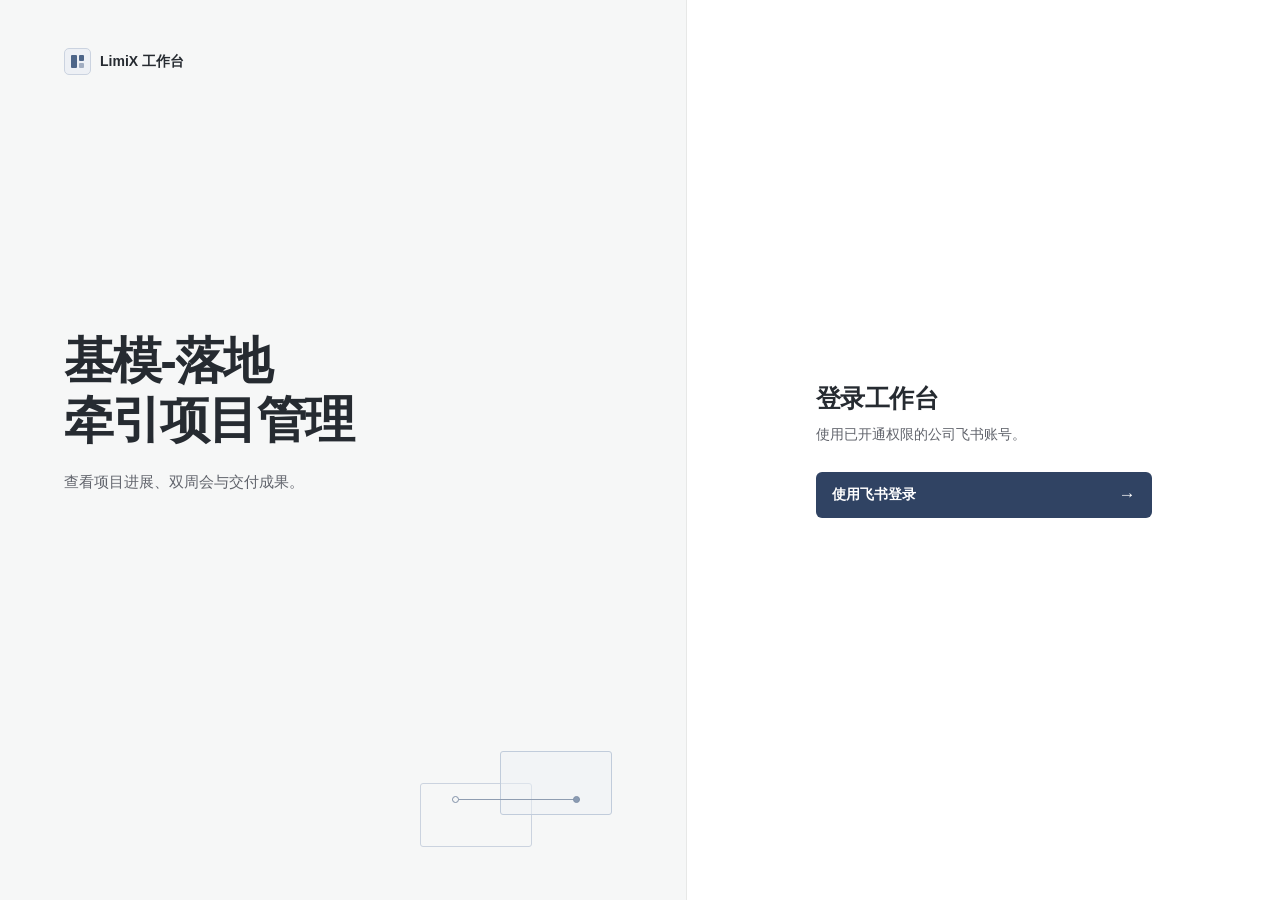
<file: index.html>
<!doctype html>
<html lang="zh-CN">
<head>
  <meta name="board-edition" content="2026-11-05-d6e3038c9b0334cf">
  <meta charset="utf-8">
  <meta name="viewport" content="width=device-width, initial-scale=1">
  <title>基模-落地牵引项目管理</title>
  <meta name="description" content="个人议题画板：整理方向、关联项目与跟进结论。">
  <link rel="icon" href="data:image/svg+xml,%3Csvg xmlns='http://www.w3.org/2000/svg' viewBox='0 0 32 32'%3E%3Crect width='32' height='32' rx='6' fill='%23f0efed'/%3E%3Cpath d='M9 8h10l5 5v12H9zM19 8v6h5M13 18h7M13 21h5' fill='none' stroke='%2337352f' stroke-width='1.5'/%3E%3C/svg%3E">
  <link rel="stylesheet" href="style.css">
  <link rel="stylesheet" href="editor.css">
  <link rel="stylesheet" href="rich-text.css?v=20261123-citation-plain">
  <link rel="stylesheet" href="project-flow.css">
  <link rel="stylesheet" href="delivery.css">
  <link rel="stylesheet" href="workbench.css?v=20261127-retire-snapshots">
  <link rel="stylesheet" href="canvas-items.css">
  <link rel="stylesheet" href="canvas-references.css?v=20261102-pan-fit"><link rel="stylesheet" href="child-projects.css?v=20261127-frozen-child">
  <link rel="stylesheet" href="workspace-polish.css?v=20261113-comment-pool">
  <link rel="stylesheet" href="detail-panel.css"><link rel="stylesheet" href="canvas-selection.css">
  <link rel="stylesheet" href="color-presets.css?v=20261105-feishu">
  <link rel="stylesheet" href="frame-layers.css">
  <link rel="stylesheet" href="tag-editor.css?v=20261127-retire-snapshots">
  <link rel="stylesheet" href="direction-focus.css?v=20261030-direction2">
  <link rel="stylesheet" href="project-assignee.css?v=20261126-multi-assignees">
  <link rel="stylesheet" href="card-surfaces.css?v=20261127-card-topics">
  <link rel="stylesheet" href="detail-density.css?v=20261113-comment-pool">
  <link rel="stylesheet" href="detail-navigation.css?v=20261119-detail-nav">
  <link rel="stylesheet" href="project-list.css?v=20261030-two-line-previews">
  <link rel="stylesheet" href="canvas-navigation.css?v=20261102-pan-fit">
  <link rel="stylesheet" href="date-styles.css?v=20261030-dates">
  <link rel="stylesheet" href="workspace-header.css?v=20261127-durable-sync">
  <link rel="stylesheet" href="workspace-account.css?v=20261126-account">
  <link rel="stylesheet" href="signed-comments.css?v=20261126-signed-comments">
  <link rel="stylesheet" href="project-lifecycle.css?v=20261113-frozen-style">
  <link rel="stylesheet" href="viewer-mode.css?v=20261127-retire-snapshots">
  <link rel="stylesheet" href="action-board.css?v=20261123-action-focus">
  <link rel="stylesheet" href="global-search.css?v=20261117-mobile">
  <link rel="stylesheet" href="workspace-login.css?v=20261127-restore-session">
</head>
<body class="account-gated board-reader">
  <a class="sr-only skip-link" href="#viewport">跳到画板</a>
  <button id="sidebarBackdrop" class="sidebar-backdrop" aria-label="收起导航" hidden></button>
  <aside class="sidebar" aria-label="工作台导航">
    <div class="sidebar-head"><span class="workspace-avatar" aria-hidden="true">S</span><span class="workspace-name">基模-落地牵引项目管理</span><button id="collapseSidebar" class="icon-button" aria-label="收起侧栏" title="收起侧栏">«</button></div>
    <nav class="sidebar-section" aria-label="页面">
      <div class="sidebar-label">工作空间</div>
      <button class="sidebar-item active" id="canvasNav" aria-current="page"><span class="nav-symbol">▱</span><span>自由画板</span><small id="totalProjects" title="项目总数">—</small></button>
      <button class="sidebar-item" id="resultsNav"><span class="nav-symbol">◈</span><span>成果与历史</span><small id="resultsCount">0</small></button>
      <button class="sidebar-item" id="deliveryNav"><span class="nav-symbol">◷</span><span>延期记录</span><small id="deliveryCount" class="delivery-nav-count" hidden>0</small></button>
      <a class="sidebar-item" href="meetings.html"><span class="nav-symbol">▤</span><span>会议记录</span><small>↗</small></a>
    </nav>
    <nav class="sidebar-section" aria-label="行动看板"><div class="sidebar-label label-actions"><span>行动看板</span><button data-create-board title="新建看板或导入分组" aria-label="新建看板或导入分组">＋</button></div><div id="quickBoardNav"></div></nav>
    <div class="sidebar-footer"><button id="openSettings" class="settings-button">⚙ 设置</button></div>
  </aside>
  <div class="app-shell">
  <header class="app-header">
    <button id="toggleSidebar" class="icon-button" aria-label="切换侧栏" aria-expanded="true" title="切换侧栏"><svg viewBox="0 0 20 20" aria-hidden="true"><rect x="3" y="4" width="14" height="12" rx="2"/><path d="M8 4v12"/></svg></button>

    <h1 id="pageTitle" class="workspace-title">自由画板</h1>
    <span id="workspaceSyncTime" class="workspace-sync-time" role="status" hidden><span>最近同步</span><time></time><span class="sr-only">北京时间</span></span>
    <div class="header-spacer"></div>
    <div class="workspace-actions">
      <button type="button" id="saveStatus" class="save-status workspace-save-status" data-save-phase="loading"><span id="saveStatusLabel" aria-live="polite">正在载入</span></button>
      <div class="workspace-tools" role="group" aria-label="画板操作">
        <button type="button" id="undo" class="plain-button" title="撤销" aria-label="撤销" disabled><svg viewBox="0 0 20 20" aria-hidden="true"><path d="m7 4-4 4 4 4M3 8h9a4 4 0 0 1 0 8H9"/></svg></button>
        <button type="button" id="reviewIssues" class="plain-button" title="待核对" aria-label="待核对"><svg viewBox="0 0 20 20" aria-hidden="true"><path d="M5 17V4m0 1c3-3 6 2 10 0v7c-4 2-7-3-10 0"/></svg><span>待核对</span></button>
        <button type="button" id="help" class="plain-button" title="操作说明与快捷键" aria-label="帮助"><svg viewBox="0 0 20 20" aria-hidden="true"><circle cx="10" cy="10" r="7"/><path d="M8 8a2 2 0 1 1 3 1.6c-.7.4-1 .9-1 1.9m0 2.6h.01"/></svg></button>
      </div>
      <div id="workspaceAccount" class="workspace-account"></div>
    </div>
  </header>
  <p id="loadCaption" class="load-caption" role="status">正在载入项目…</p>
  <button id="deliveryReminder" class="delivery-reminder" hidden></button>
  <section class="database-toolbar" aria-label="视图与搜索">
    <div class="view-tabs" role="group" aria-label="项目展示方式"><button id="canvasView" class="active" aria-pressed="true"><svg viewBox="0 0 20 20" aria-hidden="true"><rect x="3" y="4" width="5" height="12" rx="1"/><rect x="11" y="4" width="6" height="8" rx="1"/></svg>画板</button><button id="listView" aria-pressed="false"><svg viewBox="0 0 20 20" aria-hidden="true"><path d="M7 5h10M7 10h10M7 15h10M3 5h.5M3 10h.5M3 15h.5"/></svg>项目列表</button></div>
    <div class="search-wrap"><svg viewBox="0 0 20 20" aria-hidden="true"><circle cx="8.5" cy="8.5" r="5.5"/><path d="m13 13 4 4"/></svg><span class="sr-only">搜索全局关键词</span><input id="search" aria-label="搜索全局关键词" type="search" placeholder="搜索全局关键词…" autocomplete="off"></div><button id="newProject" class="primary new-project">＋ 新项目</button>
  </section>
  <nav class="filterbar" aria-label="项目筛选">
    <div class="topic-direction-bar">
      <span id="topicDirectionLabel">议题方向</span>
      <div id="topicDirectionFilters" class="topic-direction-filters" role="group" aria-labelledby="topicDirectionLabel"></div>
    </div>
  <section id="directionFocusBar" class="direction-focus-bar" aria-label="项目聚焦" hidden>
    <label for="focusDirection" class="direction-focus-label"><span id="directionFocusIcon" aria-hidden="true"></span>项目聚焦</label>
    <div class="direction-select-wrap"><select id="focusDirection" class="direction-focus-select" aria-label="选择要聚焦的主项目"><option value="">全部项目</option></select></div>
    <span id="directionFocusCount" class="direction-focus-count" aria-live="polite"></span><button id="exitDirectionFocus" class="direction-focus-exit" hidden>退出聚焦 ×</button>
  </section>
    <button id="toggleTags" class="tag-disclosure" aria-expanded="false" aria-controls="tagPanel"><svg viewBox="0 0 16 16" aria-hidden="true"><path d="m6 4 4 4-4 4"/></svg>分类标签<span id="selectedTagCount" class="selected-tag-count" hidden></span></button>
    <div class="filter-controls">
      <select id="logic" class="logic-select" aria-label="多标签匹配逻辑"><option value="intersection">匹配全部</option><option value="union">匹配任一</option></select>
      <div class="segment" aria-label="项目展示方式"><button id="highlight" class="active" aria-pressed="true">高亮</button><button id="gather" aria-pressed="false">聚集</button></div><button id="clear" class="clear">清除</button>
    </div>
    <div id="tagPanel" class="tag-panel" hidden><div class="tag-list" id="tags"></div><button id="manageTags" class="tag-manage" aria-label="管理分类标签" title="新增、改名、调整颜色或删除标签">＋</button></div>
  </nav>
  <main class="workspace" data-screen-label="议题画板">
    <div id="viewport" class="viewport" tabindex="0" aria-label="自由画板。按住鼠标中键拖动平移，Home 回到中心"><div id="world" class="world"></div></div>
    <div id="canvasNavigation" class="canvas-navigation">
      <div class="canvas-intro"><span id="canvasCount">载入中…</span></div>
      <div class="zoom-controls" role="group" aria-label="画板导航">
        <select id="frameNav" aria-label="定位分组" title="选择要查看的分组"><option value="">定位分组</option></select>
        <button type="button" id="zoomOut" aria-label="缩小">−</button>
        <span id="zoomValue" class="zoom-value">100%</span>
        <button type="button" id="zoomIn" aria-label="放大">+</button>
        <button type="button" id="fit" class="fit" title="缩放至整张画板">全图</button>
        <button type="button" id="homeCanvas" class="fit" aria-label="回到中心" aria-keyshortcuts="Home" title="回到画板中心附近的项目（Home）">
          <svg viewBox="0 0 20 20" aria-hidden="true"><path d="M7 3H3v4m10-4h4v4M3 13v4h4m10-4v4h-4"/><circle cx="10" cy="10" r="2"/></svg>
          <span>回到中心</span>
        </button>
      </div>
      <button type="button" id="returnToCanvas" class="canvas-recovery" hidden>↩ 回到画板内容</button>
    </div>
    <div class="tools" aria-label="画布工具">
      <button class="tool active" data-tool="select" title="选择 / 框选（V）" aria-label="选择和框选" aria-pressed="true"><svg viewBox="0 0 24 24" aria-hidden="true"><path d="M5 3l14 10-7 1-3 7z"></path></svg></button>
      <button class="tool canvas-pan-tool" data-tool="pan" title="用左键拖动画板（H），也可按住中键拖动" aria-label="平移" aria-pressed="false"><svg viewBox="0 0 24 24" aria-hidden="true"><path d="M8 12V6a1.5 1.5 0 013 0v5-7a1.5 1.5 0 013 0v7-6a1.5 1.5 0 013 0v7-3a1.5 1.5 0 013 0v7c0 5-3 7-7 7-3 0-5-2-7-5L3 12c-1-2 1-3 3-1l2 1z"></path></svg><span>平移</span></button>
      <div class="tool-separator"></div>
      <button class="tool" data-tool="frame" title="绘制讨论框（F）" aria-label="绘制讨论框" aria-pressed="false"><svg viewBox="0 0 24 24" aria-hidden="true"><path d="M5 2v20M19 2v20M2 5h20M2 19h20"></path></svg></button>
      <button class="tool" data-tool="text" title="插入文字（T）" aria-label="插入文字" aria-pressed="false"><svg viewBox="0 0 24 24" aria-hidden="true"><path d="M4 5h16M12 5v15M8 20h8M4 5v3M20 5v3"/></svg></button>
      <button class="tool" data-tool="note" title="插入便签（N）" aria-label="插入便签" aria-pressed="false"><svg viewBox="0 0 24 24" aria-hidden="true"><path d="M4 4h16v12l-5 4H4zM15 20v-5h5M8 9h8M8 12h5"/></svg></button>
      <button class="tool" data-tool="line" title="绘制线条（L）" aria-label="绘制线条" aria-pressed="false"><svg viewBox="0 0 24 24" aria-hidden="true"><path d="M5 19L19 5"/></svg></button>
      <button class="tool" data-tool="arrow" title="绘制箭头（A）" aria-label="绘制箭头" aria-pressed="false"><svg viewBox="0 0 24 24" aria-hidden="true"><path d="M5 19L19 5M10 5h9v9"/></svg></button>
      <div class="tool-separator"></div>
      <button class="tool" id="groupTool" title="将选中卡片成组（G）" aria-label="将选中卡片成组" disabled><svg viewBox="0 0 24 24" aria-hidden="true"><path d="M8 3H3v5M16 3h5v5M3 16v5h5M21 16v5h-5"></path><rect x="7" y="7" width="10" height="10" rx="1"></rect></svg></button>
    </div>
    <div id="canvasItemTools" class="canvas-item-tools" role="toolbar" aria-label="画板元素样式" hidden></div>
    <div id="canvasToolHint" class="canvas-tool-hint" role="status" hidden></div>
    <div id="selectionActions" class="selection-actions" hidden><span id="selectionCount" class="selected-count"></span><button id="groupSelection">成组</button><button id="duplicateSelection">复制</button><button id="referenceSelection">放到分组</button><span id="frameStyleControls" class="frame-style-controls" hidden><span class="frame-background-control">背景 <span id="selectedFrameColor"></span></span><button id="bringFrameFront">置于顶层</button><button id="sendFrameBack">置于底层</button></span><button id="clearSelection">取消</button></div>
    <div id="searchEmpty" class="empty" hidden><strong>没有匹配的项目</strong><p>试试其他议题方向、关键词，或清除筛选。</p></div>
    <div id="mobileList" class="mobile-list">
      <div class="project-list-toolbar" role="region" aria-label="项目列表筛选与排序">
        <div class="list-filter-controls"><label><span class="sr-only">分组筛选</span><select id="listGroupFilter" aria-label="分组筛选"><option value="">全部分组</option></select></label><label><span class="sr-only">优先级筛选</span><select id="listPriorityFilter" aria-label="优先级筛选"><option value="">全部优先级</option></select></label></div>
        <div class="list-sort-controls"><span>排序</span><label><span class="sr-only">项目排序方式</span><select id="listSort" aria-label="项目排序方式"><option value="canvas">画板顺序</option><option value="manual">手动顺序</option><option value="priority">优先级</option><option value="delivery">承诺交付日</option><option value="name">项目名称</option></select></label><button id="listSortDirection" type="button" aria-label="升序，点击改为降序" hidden>↑</button></div>
        <span id="listProjectCount" aria-live="polite"></span><span id="listOrderStatus" class="sr-only" role="status"></span>
      </div>
      <div id="projectListGroups"></div><div id="listEmpty" class="project-list-empty" hidden><strong>没有匹配的项目</strong><p>调整分组、优先级或标签筛选。</p></div>
    </div>
    <div id="workbenchView" class="workbench-view" hidden></div>
    <div id="gatherMask" class="gather-mask" hidden></div>
    <section id="gatherPanel" class="gather-panel" hidden aria-label="临时聚集结果"><div class="gather-head"><div><h2 id="gatherTitle">临时聚集</h2><p id="gatherSummary"></p></div><button id="scatter">散回原位 ↗</button></div><div id="gatherCards" class="gather-cards"></div></section>
    <aside id="detail" class="detail-panel" hidden aria-label="项目详情"><div id="detailResize" class="detail-resize-handle" tabindex="0" role="separator" aria-orientation="vertical" aria-label="调整项目详情宽度" title="拖动调整宽度，双击恢复默认"></div><div class="detail-top"><span id="detailCaption">项目详情</span><button type="button" id="detailBack" hidden>← <span></span></button><button id="jumpComments" class="detail-comment-shortcut" title="跳到评论池">评论池 ↓</button><button id="detailSaveStatus" class="detail-save-status" title="保存状态，点击重试">已保存</button><button id="closeDetail" aria-label="关闭项目详情">×</button></div><div id="detailBody" class="detail-body"></div></aside>
    <div id="toast" class="toast" role="status" hidden></div>
  </main>
  </div>
  <dialog id="nameDialog"><form id="nameForm"><h2 id="nameTitle">命名讨论框</h2><label class="sr-only" for="frameName">讨论框名称</label><input id="frameName" maxlength="30" placeholder="例如：降显存、机理融合、1230" required><div class="dialog-actions"><button type="button" id="cancelName">取消</button><button class="primary" type="submit">确定</button></div></form></dialog>
  <dialog id="helpDialog"><h2>项目只维护一份</h2><p>画框是展示分组；主小项目是长期关联。同一项目可引用到多个位置、挂到多个主项目下，结果始终共享。</p><div class="shortcut-list"><span>选择 / 框选</span><kbd>V · Shift 多选</kbd><span>平移画板</span><kbd>中键拖动，或选「平移」后左键拖动</kbd><span>横向平移</span><kbd>Shift + 滚轮</kbd><span>回到中心</span><kbd>Home</kbd><span>绘制讨论框</span><kbd>F</kbd><span>调整分组大小</span><kbd>拖动四边 / 四角</kbd><span>移动分组及内部所有层级</span><kbd>拖动分组标题</kbd><span>文字 / 便签</span><kbd>T / N · 双击编辑</kbd><span>线条 / 箭头</span><kbd>L / A · Shift 约束方向</kbd><span>复制 / 删除选中元素</span><kbd>⌘ / Ctrl + D · Delete</kbd><span>选中卡片成组</span><kbd>G</kbd><span>缩放</span><kbd>⌘ / Ctrl + 滚轮</kbd><span>返回</span><kbd>Esc</kbd></div><div class="dialog-actions"><button id="closeHelp" class="primary">知道了</button></div></dialog>
  <dialog id="editorDialog" class="editor-dialog"><form id="editorForm"><header class="editor-head"><h2 id="editorTitle"></h2><button type="button" data-close-editor aria-label="关闭编辑">×</button></header><div id="editorFields"></div><p id="editorError" class="form-error" role="alert" hidden></p><footer class="dialog-actions"><button type="button" data-close-editor>取消</button><button id="editorSubmit" class="primary" type="submit">保存</button></footer></form></dialog>
  <dialog id="tagDialog" class="editor-dialog"><header class="editor-head"><h2>管理分类标签</h2><button id="closeTags" aria-label="关闭标签管理">×</button></header><form id="newTagForm" class="inline-form"><label class="sr-only" for="newTagName">新标签名称</label><input id="newTagName" placeholder="新标签名称" maxlength="40" required><span id="newTagColorControl"></span><button class="primary" type="submit">新增</button></form><div id="tagRows"></div><p class="muted">删除后可用顶部「撤销」恢复。</p></dialog>
  <dialog id="previewDialog" class="preview-dialog"><header class="editor-head"><h2 id="previewTitle">资料</h2><div><a id="previewOriginal" target="_blank" rel="noopener noreferrer">打开原文 ↗</a><button id="closePreview" aria-label="关闭资料预览">×</button></div></header><p class="muted">如受登录或网站限制未能显示，请打开原文查看、编辑。</p><iframe id="previewFrame" title="资料预览" sandbox="allow-scripts allow-same-origin allow-forms allow-popups" referrerpolicy="no-referrer"></iframe></dialog>
  <dialog id="settingsDialog" class="workspace-settings"><header><h2>画板备份</h2><button id="closeSettings" aria-label="关闭设置">×</button></header><div class="settings-links"><button id="exportData" class="primary">下载当前画板</button></div></dialog>
  <script type="importmap">
    {
  "imports": {
    "./workspace-account.js?v=20261127-login-entry": "./workspace-account.js?v=20261127-restore-session",
    "./board-publication.js": "./board-publication.js?v=20261127-sync-draft",
    "./workbench-model.js": "./workbench-model.js?v=20261112-lifecycle",
    "./color-presets.js": "./color-presets.js?v=20261105-feishu",
    "./color-presets.js?v=20261030-detail": "./color-presets.js?v=20261105-feishu",
    "./deployment-config.js": "./deployment-config.js?v=20261105-sync",
    "./deployment-config.js?v=20261105-editions": "./deployment-config.js?v=20261105-sync",
    "./delivery-model.js": "./delivery-model.js?v=20261112-lifecycle",
    "./delivery-view.js": "./delivery-view.js?v=20261123-action-focus",
    "./frozen-note.js": "./frozen-note.js?v=20261113-freeze-comment",
    "./project-lifecycle.js": "./project-lifecycle.js?v=20261113-frozen-style",
    "./results-timeline.js": "./results-timeline.js?v=20261119-completed-first",
    "./project-flow.js": "./project-flow.js?v=20261112-lifecycle",
    "./persistence.js": "./persistence.js?v=20261126-multi-assignees",
    "./project-detail-layout.js": "./project-detail-layout.js?v=20261112-lifecycle",
    "./workbench-views.js?v=20261102-results": "./workbench-views.js?v=20261126-multi-assignees",
    "./persistence.js?v=20261030-comment-interactions": "./persistence.js?v=20261126-multi-assignees",
    "./direction-focus.js?v=20261030-direction2": "./direction-focus.js?v=20261112-lifecycle",
    "./workbench-views.js": "./workbench-views.js?v=20261126-multi-assignees",
    "./direction-focus.js": "./direction-focus.js?v=20261112-lifecycle",
    "./rich-text.js": "./rich-text.js?v=20261125-autosave",
    "./rich-text.js?v=20261030-card-preview": "./rich-text.js?v=20261125-autosave",
    "./rich-text.js?v=20261030-comment-interactions": "./rich-text.js?v=20261125-autosave"
  }
}
  </script>
  <script type="module" src="workspace-account.js?v=20261127-restore-session"></script>
  <script type="module" src="app.js?v=20261127-card-topics"></script>
</body>
</html>
</file>
<file: style.css>
:root {
  --ink: #37352f;
  --muted: #73726e;
  --line: #e9e9e5;
  --bg: #ffffff;
  --paper: #ffffff;
  --accent: #37352f;
  --soft: #f1f1ef;
  --shadow: none;
  --sidebar-width: 208px;
  --font: -apple-system, "SF Pro Text", "PingFang SC", "Noto Sans SC", sans-serif;
}

* { box-sizing: border-box; }
html, body { height: 100%; margin: 0; overflow: hidden; }
body { color: var(--ink); background: #fff; font: 14px/1.65 var(--font); -webkit-font-smoothing: antialiased; }
button, input, select { font: inherit; }
button { border: 0; background: transparent; color: inherit; cursor: pointer; touch-action: manipulation; }
button:disabled { opacity: .35; cursor: default; }
button, input, select, a { outline-offset: 3px; }
button:focus-visible, input:focus-visible, select:focus-visible, a:focus-visible, article:focus-visible { outline: 2px solid #9bb9cd; }
a { color: inherit; text-decoration: none; }
a:hover { text-decoration: underline; }
input::placeholder { color: #73726e; }
[hidden] { display: none !important; }
svg { display: block; fill: none; stroke: currentColor; stroke-width: 1.5; stroke-linecap: round; stroke-linejoin: round; }
.sr-only { position: absolute; width: 1px; height: 1px; padding: 0; overflow: hidden; clip: rect(0,0,0,0); white-space: nowrap; border: 0; }

/* App shell and quiet, persistent navigation. */
.sidebar { position: fixed; inset: 0 auto 0 0; width: var(--sidebar-width); z-index: 45; display: flex; flex-direction: column; background: #f7f7f5; border-right: 1px solid #f0f0ed; padding: 10px 8px 14px; transition: transform .18s ease, visibility .18s ease; }
.sidebar-head { height: 42px; display: flex; gap: 8px; align-items: center; padding: 2px 6px; margin-bottom: 23px; }
.workspace-avatar { display: grid; place-items: center; width: 24px; height: 24px; flex: 0 0 24px; border-radius: 4px; background: #e9e9e4; color: #73726e; font-size: 12px; font-weight: 600; }
.workspace-name { font-size: 13px; font-weight: 550; line-height: 1.45; flex: 1; min-width: 0; white-space: normal; overflow-wrap: anywhere; }
#collapseSidebar, #toggleSidebar { display: grid; place-items: center; width: 28px; height: 28px; flex: 0 0 28px; padding: 5px; border-radius: 4px; color: #73726e; }
#collapseSidebar:hover, #toggleSidebar:hover { color: #73726e; background: #ebebe7; }
#collapseSidebar svg, #toggleSidebar svg { width: 16px; height: 16px; }
.sidebar-section { margin-bottom: 24px; }
.sidebar-label { color: #73726e; font-size: 11px; line-height: 1.5; font-weight: 500; padding: 0 10px 7px; letter-spacing: .3px; }
.sidebar-item { display: flex; align-items: center; gap: 8px; width: 100%; min-height: 32px; padding: 6px 10px; border-radius: 4px; color: #73726e; text-align: left; font-size: 13px; line-height: 1.5; }
.sidebar-item svg { flex: 0 0 15px; width: 15px; height: 15px; color: #73726e; }
.sidebar-item:hover { color: #37352f; background: #ededeb; text-decoration: none; }
.sidebar-item.active, .sidebar-item[aria-current="page"] { background: #eaeae6; color: #37352f; font-weight: 500; }
.sidebar-item small, .sidebar-item .count { font-size: 11px; color: #73726e; margin-left: auto; }
.sidebar-sources { margin-top: 3px; }
.sidebar-sources .sidebar-item { font-size: 12px; }
.sidebar-footer { margin-top: auto; padding: 12px 10px 0; border-top: 1px solid #ebebe6; font-size: 11px; line-height: 1.7; color: #73726e; }
.sidebar-footer p { margin: 0 0 8px; }
.sidebar-footer #reset { padding: 4px 0; color: #73726e; font-size: 11px; }
.sidebar-footer #reset:hover { color: #37352f; text-decoration: underline; }
.app-shell { display: flex; flex-direction: column; height: 100vh; height: 100dvh; min-width: 0; margin-left: var(--sidebar-width); background: #fff; transition: none; }
body.sidebar-collapsed .sidebar { visibility: hidden; transform: translateX(-100%); }
body.sidebar-collapsed .app-shell { margin-left: 0; }
#sidebarBackdrop { display: none; }

.app-header { flex: 0 0 48px; height: 48px; display: flex; align-items: center; gap: 12px; padding: 0 22px; background: #fff; position: relative; z-index: 30; }
.breadcrumb { display: flex; align-items: center; gap: 8px; color: #73726e; font-size: 12px; white-space: nowrap; }
.breadcrumb strong, .breadcrumb .current { color: #73726e; font-weight: 400; }
.breadcrumb svg { width: 14px; height: 14px; color: #73726e; }
.breadcrumb .separator { color: #73726e; }
.header-spacer { flex: 1; }
.save-status { color: #73726e; font-size: 11px; white-space: nowrap; }
.plain-button, #help { color: #73726e; font-size: 11px; padding: 5px 7px; border-radius: 4px; }
.plain-button:hover, #help:hover { background: #f3f3f0; color: #37352f; }
.page-heading { flex: 0 0 108px; height: 108px; padding: 20px 40px 15px; }
.page-heading h1 { font-size: 32px; line-height: 1.35; font-weight: 650; letter-spacing: -.6px; margin: 0 0 7px; }
.page-heading p { color: #73726e; font-size: 11px; line-height: 1.6; margin: 0; }
.prototype { font-size: 11px; color: #73726e; white-space: nowrap; }

/* Database-like controls: text, a fine rule, and clear active states. */
.database-toolbar { flex: 0 0 44px; height: 44px; display: flex; gap: 20px; align-items: center; justify-content: space-between; margin: 0 40px; border-bottom: 1px solid #e6e6e1; }
.view-tabs { display: flex; gap: 19px; align-self: stretch; align-items: stretch; }
.view-tabs button { display: flex; align-items: center; gap: 6px; padding: 0 1px; border-bottom: 2px solid transparent; color: #73726e; font-size: 12px; line-height: 1; }
.view-tabs button svg { width: 14px; height: 14px; }
.view-tabs button:hover { color: #73726e; }
.view-tabs button.active, .view-tabs button[aria-selected="true"] { color: #37352f; border-bottom-color: #65645b; }
.search-wrap { position: relative; display: flex; align-items: center; width: 215px; max-width: 48%; }
.search-wrap > span:not(.sr-only) { position: absolute; left: 8px; top: 5px; color: #73726e; pointer-events: none; }
.search-wrap > svg { position: absolute; left: 8px; top: 50%; transform: translateY(-50%); width: 15px; height: 15px; pointer-events: none; }
.search-wrap input { width: 100%; min-width: 0; border: 1px solid transparent; border-radius: 4px; background: transparent; padding: 5px 9px 5px 28px; color: #73726e; font-size: 11px; line-height: 1.5; }
.search-wrap input:hover { background: #f7f7f4; }
.search-wrap input:focus { border-color: #e2e2db; background: #fdfdfc; outline: none; }
.filterbar { flex: 0 0 48px; min-height: 48px; display: flex; gap: 14px; align-items: center; padding: 6px 40px; position: relative; z-index: 25; background: #fff; border-bottom: 1px solid #eeeeea; }
.filter-title { display: none; }
.tag-list { display: flex; gap: 5px; align-items: center; flex: 1; min-width: 0; overflow-x: auto; scrollbar-width: none; }
.tag-list::-webkit-scrollbar { display: none; }
.filter-tag { display: flex; align-items: center; gap: 7px; flex-shrink: 0; border: 1px solid transparent; border-radius: 4px; padding: 4px 7px; color: #73726e; background: transparent; font-size: 11px; line-height: 1.5; white-space: nowrap; }
.filter-tag b { font-size: 11px; font-weight: 400; color: #73726e; }
.filter-tag:hover { color: #73726e; background: #f5f5f2; }
.filter-tag.active { background: #f0f0ed; color: #37352f; border-color: #e7e7df; }
.filter-tag.active b { color: #73726e; }
.filter-controls { display: flex; align-items: center; gap: 10px; flex-shrink: 0; }
.logic-select { border: 0; background: transparent; padding: 4px 0; color: #73726e; font-size: 11px; max-width: 88px; }
.segment { display: flex; align-items: center; gap: 1px; padding: 2px; border: 1px solid #ecece6; border-radius: 4px; }
.segment button { font-size: 11px; color: #73726e; line-height: 1.5; white-space: nowrap; padding: 3px 7px; border-radius: 2px; }
.segment button:hover { color: #73726e; }
.segment button.active { background: #f2f2ed; color: #73726e; }
.clear { color: #73726e; padding: 3px 0; font-size: 11px; }
.clear:hover { color: #73726e; }

/* World coordinates are owned by JS; keep origin and absolute card placement. */
.workspace { position: relative; flex: 1 1 auto; min-height: 0; overflow: hidden; background: #fdfdfc; }
.viewport { position: absolute; inset: 0; overflow: hidden; background: #fdfdfc; background-image: none !important; touch-action: none; user-select: none; }
.viewport.panning { cursor: grab; }
.viewport.panning:active { cursor: grabbing; }
.viewport.framing { cursor: crosshair; }
.world { position: absolute; left: 0; top: 0; transform-origin: 0 0; }
.canvas-intro { position: absolute; top: 17px; left: 24px; z-index: 2; pointer-events: none; display: flex; align-items: center; gap: 11px; color: #73726e; font-size: 11px; }
.canvas-intro strong { font-weight: 400; color: #73726e; }
.canvas-intro span + span::before { content: "·"; margin-right: 11px; color: #73726e; }
.tools { position: absolute; bottom: 18px; left: 50%; transform: translateX(-50%); z-index: 12; display: flex; flex-direction: row; align-items: center; gap: 2px; padding: 4px; background: #ffffffed; border: 1px solid #e5e5dd; border-radius: 6px; box-shadow: 0 2px 8px #37352f05; }
.tool { width: 35px; height: 35px; display: grid; place-items: center; border-radius: 3px; color: #73726e; font-size: 18px; }
.tool svg { width: 17px; height: 17px; fill: none; stroke: currentColor; stroke-width: 1.6; stroke-linecap: round; stroke-linejoin: round; }
.tool:hover { color: #73726e; background: #f5f4ef; }
.tool.active { color: #37352f; background: #eeeee8; }
.tool-separator { width: 1px; height: 19px; background: #e8e8e1; margin: 0 3px; }
.zoom-controls { position: absolute; bottom: 18px; right: 20px; z-index: 12; display: flex; align-items: center; gap: 1px; padding: 4px; border: 1px solid #e7e7df; border-radius: 5px; background: #ffffffed; }
.zoom-controls button { min-width: 27px; height: 29px; padding: 0 6px; font-size: 15px; color: #73726e; border-radius: 3px; }
.zoom-controls button:hover { color: #37352f; background: #f4f4ed; }
.zoom-controls .zoom-value { min-width: 38px; color: #73726e; text-align: center; font-size: 11px; font-variant-numeric: tabular-nums; }
.zoom-controls .fit { font-size: 11px; padding: 0 8px; margin-left: 4px; border-left: 1px solid #eaeae1; border-radius: 0; }
.canvas-help { position: absolute; bottom: 29px; left: 24px; pointer-events: none; color: #73726e; font-size: 11px; }
.selection-actions { position: absolute; bottom: 74px; left: 50%; transform: translateX(-50%); z-index: 15; display: flex; gap: 9px; align-items: center; padding: 7px 10px; border: 1px solid #dbdcd5; border-radius: 5px; background: #fff; box-shadow: 0 3px 10px #37352f09; font-size: 11px; white-space: nowrap; }
.selection-actions button { padding: 3px 6px; border-radius: 3px; color: #73726e; }
.selection-actions button:hover { background: #f0f1eb; color: #37352f; }
.selected-count { font-size: 11px; font-variant-numeric: tabular-nums; color: #73726e; padding-right: 4px; }

.frame { position: absolute; border: 1px solid #e5e5de; border-radius: 6px; background: #f2f2ee70; pointer-events: none; }
.frame[data-tone="sand"] { border-color: #e7e4db; background: #f5f3ec66; }
.frame[data-tone="blue"] { border-color: #e0e4e6; background: #f0f3f466; }
.frame-head { position: absolute; top: -29px; left: 1px; right: 0; height: 26px; display: flex; align-items: center; gap: 8px; cursor: grab; pointer-events: auto; }
.frame-head strong { font-size: 13px; font-weight: 500; line-height: 1.5; color: #73726e; }
.frame-head small { color: #73726e; font-size: 11px; }
.frame-count { color: #73726e; font-size: 11px; margin-left: 1px; }
.frame-head button { color: #73726e; font-size: 11px; padding: 2px 3px; border-radius: 3px; opacity: 0; }
.frame-head:hover button, .frame-head:focus-within button { opacity: 1; }
.frame-head button:hover { color: #73726e; background: #eae9e2; }
.marquee { position: absolute; z-index: 10; border: 1px solid #9bb4c3; background: #b8d1df22; pointer-events: none; border-radius: 2px; }

/* This 282px width is shared with boxFor() and fit(). */
.project-card { position: absolute; width: 282px; padding: 16px 16px 14px; background: #fff; border: 1px solid #e7e7e1; border-radius: 6px; cursor: grab; touch-action: none; user-select: none; transition: border-color .13s ease, background-color .13s ease, opacity .15s ease; }
.project-card:hover { border-color: #cfcfc5; }
.project-card.selected { outline: 2px solid #a6becd; outline-offset: 1px; }
.project-card.dragging { z-index: 8; cursor: grabbing; border-color: #bcbdb2; box-shadow: 0 3px 10px #37352f0b; }
.project-card.dimmed { opacity: .22; }
.project-card.match { border-color: #a9bbc6; background: #fcfdfe; }
.card-heading { display: flex; align-items: flex-start; gap: 7px; }
.page-icon { display: inline-flex; flex: 0 0 16px; width: 16px; height: 18px; color: #73726e; margin-top: 3px; }
.page-icon, .page-icon svg { width: 16px; height: 16px; fill: none; stroke: currentColor; stroke-width: 1.5; stroke-linecap: round; stroke-linejoin: round; }
.card-title { flex: 1; min-width: 0; margin: 0; font-size: 15px; font-weight: 550; line-height: 1.6; letter-spacing: -.1px; text-wrap: pretty; color: #37352f; }
.detail-arrow { display: grid; place-items: center; flex: 0 0 21px; width: 21px; height: 23px; padding: 2px; margin: 0 -5px 0 -2px; font-size: 13px; line-height: 1; color: #73726e; border-radius: 3px; opacity: 0; }
.project-card:hover .detail-arrow, .project-card:focus-within .detail-arrow { opacity: 1; }
.detail-arrow:hover { color: #73726e; background: #f0f0e9; }
.card-tags { display: flex; flex-wrap: wrap; gap: 5px; margin: 10px 0 0; }
.card-tag, .priority { display: flex; align-items: center; gap: 4px; padding: 1px 5px; border-radius: 3px; font-size: 11px; line-height: 1.55; font-weight: 400; background: #f1f1ed; color: #73726e; }
.card-tag i { font-style: normal; font-size: 11px; color: #73726e; }
.priority { background: #f2eee6; color: #73726e; }
.priority.p1 { background: #eef0f2; color: #73726e; }
.card-note { color: #73726e; font-size: 12px; line-height: 1.75; margin: 11px 0 0; }
.card-note small { color: #73726e; font-size: 11px; margin-right: 3px; }
.card-footer { display: flex; align-items: center; gap: 6px; margin-top: 13px; color: #73726e; font-size: 11px; line-height: 1.5; }
.avatar { display: grid; place-items: center; width: 18px; height: 18px; border-radius: 50%; background: #f0efea; color: #73726e; font-size: 11px; }
.card-footer time { margin-left: auto; color: #73726e; font-size: 11px; font-variant-numeric: tabular-nums; }
.card-reference { display: flex; align-items: center; justify-content: space-between; margin-top: 11px; color: #73726e; font-size: 11px; line-height: 1.5; }
.card-reference span { color: inherit; }
.card-meta { display: flex; align-items: center; gap: 7px; margin-bottom: 8px; font-size: 11px; color: #73726e; }
.project-id { font-size: 11px; color: #73726e; font-variant-numeric: tabular-nums; letter-spacing: .2px; }

.resource-card { position: absolute; left: 1190px; top: 170px; width: 268px; padding: 17px 16px 13px; border: 1px solid #e8e6df; border-radius: 5px; background: #fffffe; }
.resource-type { color: #73726e; font-size: 11px; margin-bottom: 8px; }
.resource-card h3 { color: #73726e; font-size: 13px; line-height: 1.6; margin: 0 0 5px; font-weight: 500; }
.resource-card p { color: #73726e; font-size: 11px; line-height: 1.6; margin: 0 0 12px; }
.resource-card a { display: flex; align-items: center; justify-content: space-between; color: #73726e; border-top: 1px solid #f0eee8; padding-top: 9px; font-size: 11px; }
.resource-caption { position: absolute; left: 1190px; top: 138px; color: #73726e; font-size: 11px; }
.empty { position: absolute; left: 50%; top: 44%; transform: translate(-50%,-50%); z-index: 9; padding: 20px 28px; background: #ffffffeb; border: 1px solid #eeece4; border-radius: 5px; color: #73726e; text-align: center; }
.empty strong { display: block; color: #73726e; font-size: 13px; font-weight: 500; }
.empty p { margin: 5px 0 0; color: #73726e; font-size: 11px; }

/* Gather is a temporary overlay, never a new canvas coordinate system. */
.gather-mask { position: absolute; inset: 0; z-index: 18; background: #f1f0ebeb; backdrop-filter: blur(1px); }
.gather-panel { position: absolute; left: 50%; transform: translateX(-50%); top: 24px; bottom: 22px; z-index: 19; width: 420px; max-width: calc(100% - 48px); display: flex; flex-direction: column; }
.gather-head { display: flex; align-items: flex-start; justify-content: space-between; gap: 14px; padding: 0 2px 17px; }
.gather-head h2 { color: #73726e; font-size: 16px; font-weight: 550; line-height: 1.4; margin: 0 0 4px; }
.gather-head p { color: #73726e; font-size: 11px; line-height: 1.6; margin: 0; }
.gather-head button { flex-shrink: 0; background: #fffefa; border: 1px solid #e0dbce; border-radius: 4px; color: #73726e; font-size: 11px; white-space: nowrap; padding: 5px 8px; }
.gather-head button:hover { background: #fff; color: #73726e; }
.gather-cards { display: flex; flex-direction: column; gap: 10px; min-height: 0; overflow: auto; padding: 2px 3px 20px; scrollbar-width: thin; scrollbar-color: #d5cfc2 transparent; }
.gather-cards .project-card { position: relative; left: auto !important; top: auto !important; width: 100%; flex-shrink: 0; cursor: pointer; animation: gatherIn .18s ease both; }
.gather-cards .detail-arrow { opacity: .6; }
.gather-empty { padding: 32px 20px; background: #ffffff8a; border-radius: 4px; color: #73726e; font-size: 12px; text-align: center; }

/* The detail pane reads as a document rather than a stack of dashboard boxes. */
.detail-panel { position: absolute; inset: 0 0 0 auto; z-index: 22; width: 440px; max-width: 100%; display: flex; flex-direction: column; background: #fff; border-left: 1px solid #e6e4dc; box-shadow: -5px 0 16px #37352f03; animation: detailIn .18s ease; }
.detail-top { display: flex; justify-content: space-between; align-items: center; gap: 12px; padding: 13px 25px 9px; min-height: 50px; color: #73726e; font-size: 11px; }
.detail-top button { display: grid; place-items: center; width: 27px; height: 27px; padding: 0; font-size: 20px; line-height: 1; color: #73726e; border-radius: 3px; }
.detail-top button:hover { background: #f6f5ef; color: #73726e; }
.detail-body { flex: 1; min-height: 0; overflow: auto; padding: 0 34px 40px; scrollbar-width: thin; scrollbar-color: #dfdacf transparent; }
.detail-body h2 { margin: 12px 0 18px; color: #37352f; font-size: 26px; font-weight: 650; line-height: 1.5; letter-spacing: -.55px; text-wrap: pretty; }
.source-note { color: #73726e; background: transparent; border: 0; font-size: 11px; line-height: 1.8; padding: 0; margin: 0 0 23px; }
.detail-body > .card-tags { margin: 0 0 17px; }
.detail-body .card-tag { font-size: 11px; }
.detail-kv { display: flex; justify-content: space-between; align-items: baseline; gap: 18px; margin: 10px 0; font-size: 12px; color: #73726e; }
.detail-kv span:first-child { color: #73726e; }
.detail-section { margin-top: 26px; padding-top: 19px; border-top: 1px solid #efede6; }
.detail-section h3 { display: flex; justify-content: space-between; align-items: baseline; gap: 10px; margin: 0 0 12px; color: #73726e; font-size: 12px; font-weight: 550; }
.detail-section h3 small { color: #73726e; font-size: 11px; font-weight: 400; }
.detail-section p { color: #73726e; font-size: 12px; line-height: 1.85; margin: 0; }
.detail-ref { display: flex; gap: 5px; flex-wrap: wrap; }
.detail-ref span { padding: 2px 6px; border-radius: 3px; color: #73726e; background: #f5f3ed; font-size: 11px; }
.detail-links { display: flex; flex-direction: column; gap: 3px; }
.detail-links a { display: flex; align-items: center; justify-content: space-between; gap: 8px; padding: 8px 0; color: #73726e; font-size: 12px; }
.detail-links a:hover { color: #73726e; }
.detail-actions { display: flex; align-items: center; gap: 8px; flex-wrap: wrap; margin-top: 28px; }
.detail-actions button, .detail-actions a { padding: 6px 9px; border: 1px solid #e8e2d7; border-radius: 4px; color: #73726e; font-size: 11px; line-height: 1.6; background: transparent; }
.detail-actions button:hover, .detail-actions a:hover { color: #73726e; border-color: #d8cdbb; background: #faf8f3; text-decoration: none; }
.detail-caption { color: #73726e; font-size: 11px; line-height: 1.8; margin-top: 13px; }
.related-note { color: #73726e !important; font-size: 11px !important; line-height: 1.8 !important; margin-bottom: 15px !important; }
.related-group { margin-top: 18px; }
.related-group-label { display: flex; align-items: baseline; justify-content: space-between; gap: 10px; margin-bottom: 5px; color: #73726e; font-size: 11px; }
.related-group-label .closed { color: #73726e; }
.related-card { display: flex; flex-direction: column; gap: 5px; width: calc(100% + 14px); min-height: 44px; padding: 10px 7px; margin: 0 -7px 2px; border: 0; border-radius: 4px; background: transparent; text-align: left; }
.related-card:hover { background: #f7f5ef; }
.related-card strong { display: flex; align-items: baseline; justify-content: space-between; gap: 10px; color: #73726e; font-size: 12px; font-weight: 500; line-height: 1.7; }
.related-card strong > span { color: #73726e; font-size: 11px; }
.related-card small { color: #73726e; font-size: 11px; line-height: 1.8; }
.related-card .relation-context { color: #73726e; padding-top: 3px; margin-top: 1px; border: 0; }
.related-status { color: #73726e; font-size: 11px; margin: 10px 0; }

.mobile-list { display: none; }
body.list-view .viewport, body.list-view .tools, body.list-view .zoom-controls, body.list-view .canvas-intro, body.list-view .canvas-help, body.list-view .selection-actions { display: none !important; }
body.list-view .mobile-list { position: absolute; inset: 0; display: grid; grid-template-columns: repeat(auto-fill,minmax(282px,1fr)); align-content: start; align-items: start; gap: 14px; padding: 22px 40px 40px; overflow: auto; background: #fff; touch-action: pan-y; }
.mobile-caption { display: flex; justify-content: space-between; gap: 12px; grid-column: 1 / -1; color: #73726e; font-size: 11px; }
.mobile-list .project-card { position: relative !important; left: auto !important; top: auto !important; width: 100%; cursor: pointer; touch-action: pan-y; }
.mobile-list .detail-arrow { opacity: .6; }
.mobile-list .project-card.dimmed { display: none; }
.mobile-list .card-reference { display: none; }

dialog { width: min(430px,calc(100vw - 40px)); padding: 28px; border: 1px solid #e4e0d6; border-radius: 8px; color: #37352f; background: #fff; box-shadow: 0 12px 45px #37352f18; }
dialog::backdrop { background: #37352f24; }
dialog h2 { font-size: 19px; font-weight: 600; line-height: 1.5; margin: 0 0 10px; color: #37352f; }
dialog p { color: #73726e; font-size: 11px; line-height: 1.9; margin: 9px 0; }
dialog input { width: 100%; border: 1px solid #dfd8ca; border-radius: 4px; background: #fcfbf8; color: #73726e; padding: 9px 10px; margin: 8px 0 20px; font-size: 12px; }
dialog input:focus { outline: 2px solid #c5cdd1; outline-offset: 1px; }
.dialog-actions { display: flex; justify-content: flex-end; gap: 8px; }
.dialog-actions button { border: 1px solid #e4dccc; padding: 6px 13px; border-radius: 4px; color: #73726e; font-size: 11px; }
.dialog-actions button:hover { background: #f8f5ef; }
.dialog-actions .primary { color: #fff; border-color: #746d5d; background: #746d5d; }
.dialog-actions .primary:hover { background: #625b4b; }
.shortcut-list { display: grid; grid-template-columns: 1fr auto; gap: 10px 16px; margin: 21px 0; color: #73726e; font-size: 11px; }
.shortcut-list kbd { align-self: start; font: 10px/1.5 var(--font); color: #73726e; background: #f5f1e9; padding: 1px 5px; border: 1px solid #eae1d0; border-radius: 3px; }
.toast { position: absolute; right: 22px; bottom: 72px; z-index: 50; max-width: min(340px,calc(100% - 32px)); padding: 9px 13px; border: 1px solid #dfd8c9; border-radius: 5px; background: #fffefb; color: #73726e; box-shadow: 0 3px 12px #37352f09; font-size: 11px; line-height: 1.7; }

@keyframes gatherIn { from { opacity: 0; transform: translateY(8px); } to { opacity: 1; transform: translateY(0); } }
@keyframes detailIn { from { opacity: 0; transform: translateX(10px); } to { opacity: 1; transform: translateX(0); } }

@media (max-width: 1190px) {
  .page-heading { padding-left: 28px; padding-right: 28px; }
  .database-toolbar { margin-left: 28px; margin-right: 28px; }
  .filterbar { padding-left: 28px; padding-right: 28px; gap: 8px; }
  .filter-controls { gap: 7px; }
  .filter-tag { padding-left: 6px; padding-right: 6px; }
  .segment button { padding-left: 5px; padding-right: 5px; }
  .canvas-help { display: none; }
  body.list-view .mobile-list { padding-left: 28px; padding-right: 28px; }
}

@media (max-width: 950px) and (min-width: 761px) {
  .filterbar { padding-left: 20px; padding-right: 20px; }
  .save-status { display: none; }
  .canvas-intro span:last-child { display: none; }
  .zoom-controls { right: 12px; }
  .zoom-controls .fit { padding-left: 6px; padding-right: 6px; }
}

@media (max-width: 760px) {
  .sidebar { width: 236px; z-index: 100; transform: translateX(-100%); visibility: hidden; padding-top: 14px; }
  body.sidebar-open .sidebar { visibility: visible; transform: translateX(0); }
  #sidebarBackdrop { position: fixed; inset: 0; z-index: 90; background: #37352f30; border: 0; }
  body.sidebar-open #sidebarBackdrop { display: block !important; }
  .sidebar-item { min-height: 40px; font-size: 13px; }
  .sidebar-head { height: 38px; }
  .sidebar-footer #reset { min-height: 40px; padding: 8px 0; }
  .app-shell, body.sidebar-collapsed .app-shell { margin-left: 0; }
  .app-header { flex-basis: 44px; height: 44px; gap: 8px; padding: 0 12px; }
  .breadcrumb { font-size: 11px; gap: 6px; min-width: 0; overflow: hidden; text-overflow: ellipsis; }
  .save-status { display: none; }
  #toggleSidebar { width: 32px; height: 36px; flex-basis: 32px; }
  #help { font-size: 11px; min-height: 36px; padding: 5px; flex-shrink: 0; }
  .page-heading { flex-basis: 60px; height: 60px; padding: 5px 17px 7px; }
  .page-heading h1 { font-size: 22px; line-height: 1.4; letter-spacing: -.4px; margin: 0; }
  .page-heading p { font-size: 11px; line-height: 1.6; white-space: nowrap; overflow: hidden; text-overflow: ellipsis; }
  .database-toolbar { flex-basis: 44px; height: 44px; margin: 0 17px; gap: 12px; }
  .view-tabs { gap: 16px; }
  .view-tabs button { font-size: 12px; }
  .search-wrap { width: 185px; max-width: 55%; }
  .search-wrap input { min-height: 34px; font-size: 11px; }
  .filterbar { flex-basis: 92px; height: 92px; min-height: 92px; flex-wrap: wrap; align-content: center; gap: 4px; padding: 7px 16px; }
  .tag-list { flex: 0 0 100%; width: 100%; min-height: 32px; gap: 5px; }
  .filter-tag { min-height: 32px; font-size: 11px; }
  .filter-controls { width: 100%; justify-content: space-between; gap: 10px; min-height: 33px; }
  .logic-select { font-size: 11px; min-height: 32px; max-width: 95px; }
  .segment button { font-size: 11px; min-height: 28px; padding: 4px 8px; }
  .clear { min-height: 32px; font-size: 11px; }
  .viewport, .tools, .canvas-intro, .zoom-controls, .canvas-help, .selection-actions { display: none !important; }
  .mobile-list, body.list-view .mobile-list { position: absolute; inset: 0; display: flex; flex-direction: column; align-items: stretch; gap: 10px; padding: 16px 16px 28px; overflow: auto; background: #fdfdfc; touch-action: pan-y; }
  .mobile-caption { font-size: 11px; flex-shrink: 0; }
  .mobile-list .project-card { position: relative !important; left: auto !important; top: auto !important; width: 100%; flex-shrink: 0; touch-action: pan-y; padding: 16px; }
  .mobile-list .detail-arrow { opacity: .6; width: 26px; height: 27px; flex-basis: 26px; }
  .card-title { font-size: 15px; }
  .detail-panel { width: 100%; z-index: 35; box-shadow: none; border-left: 0; }
  .detail-top { padding: 7px 15px 1px; min-height: 48px; }
  .detail-top button { width: 44px; height: 44px; }
  .detail-body { padding: 0 24px 36px; }
  .detail-body h2 { font-size: 24px; line-height: 1.55; margin-top: 8px; }
  .detail-actions button, .detail-actions a { min-height: 44px; display: flex; align-items: center; font-size: 11px; }
  .related-card { min-height: 48px; }
  .gather-panel { top: 15px; bottom: 0; width: calc(100% - 28px); max-width: none; }
  .gather-head { padding-bottom: 13px; }
  .gather-head h2 { font-size: 15px; }
  .gather-head p { font-size: 11px; }
  .gather-head button { min-height: 38px; font-size: 11px; }
  .gather-mask { backdrop-filter: none; }
  .empty { width: calc(100% - 40px); }
  .toast { right: 16px; bottom: 17px; font-size: 11px; }
}

@media (prefers-reduced-motion: reduce) {
  *, *::before, *::after { animation: none !important; transition: none !important; scroll-behavior: auto !important; }
}

.demo-note { display: inline-block; margin-left: 16px; padding-left: 16px; border-left: 1px solid #e5e5e1; font-size: 11px; }
.frame-nav-icon { width: 15px; flex: 0 0 15px; font-size: 16px; line-height: 1; }
.icon-button { display: grid; place-items: center; border-radius: 4px; }
.icon-button svg { width: 16px; height: 16px; }
.skip-link:focus { position: fixed; top: 8px; left: 220px; width: auto; height: auto; padding: 6px 10px; clip: auto; background: white; z-index: 120; }
.priority { color: #8b5e32; }
.priority.p1 { color: #596875; }
.detail-section p, .related-card strong, .detail-kv { color: #53524d; font-size: 13px; }
.related-card small { color: #73726e; font-size: 12px; }
.detail-section h3 { color: #37352f; font-size: 13px; }
.sidebar-label { color: #85847e; }
button, a { transition: color .13s ease, background-color .13s ease; }
@media (max-width: 760px) {
  .page-heading { flex-basis: 82px; height: 82px; }
  .page-heading p { white-space: normal; overflow: visible; }
  .demo-note { display: block; margin: 1px 0 0; padding: 0; border: 0; font-size: 10px; }
  .mobile-list .card-note { font-size: 13px; }
  .mobile-list .card-footer { font-size: 11px; }
}
@media (prefers-reduced-motion: reduce) { button, a { transition: none !important; } }

@media (max-width: 760px) { #canvasView { display: none; } }
</file>
<file: editor.css>
/* Editable workbench: quiet surfaces, direct controls, shared project records. */
.primary {background:#37352f;color:#fff;border:1px solid #37352f;border-radius:4px;padding:7px 13px;font-size:12px;line-height:1.4;}
.primary:hover {background:#514f49;}
.new-project {margin-left:10px;white-space:nowrap;}
.save-status {border:0;background:none;padding:5px;cursor:default;}
.save-status.unsaved {color:#9e4b32;background:#fff1e9;cursor:pointer;}
#undo:disabled {opacity:.35;cursor:default;}
.sidebar-footer p {white-space:pre-line;line-height:1.7;}
.sidebar-item.current {background:#eae9e6;color:#37352f;}
.demo-note {max-width:100%;}
.page-heading p {font-size:12px;}
#loadCaption {font-size:11px;}
.filter-title {display:block;white-space:nowrap;background:none;border:0;cursor:pointer;border-radius:4px;padding:5px 2px;}
.filter-title:hover {background:#f1f0ec;}
.filter-tag {gap:4px;}
.tag-dot {width:6px;height:6px;border-radius:50%;flex-shrink:0;}
.card-tag {color:#55524d;background:color-mix(in srgb,var(--tag-color,#8a8982) 12%,#fff);}
.card-tag button {background:none;border:0;color:inherit;padding:0 1px 0 5px;line-height:1;font-size:15px;}
.card-eyebrow {display:flex;justify-content:space-between;font-size:10px;color:#87857d;margin-bottom:6px;letter-spacing:.2px;}
.focus-mark {color:#9b7538;}
.project-card {min-height:104px;max-height:none;padding:14px 15px 11px;overflow:hidden;}
.card-title {font-size:14px;line-height:1.55;display:-webkit-box;-webkit-line-clamp:2;-webkit-box-orient:vertical;overflow:hidden;}
.card-heading {align-items:flex-start;}
.card-tags {gap:4px;margin-top:9px;}
.card-tag,.priority {font-size:10px;padding:2px 5px;}
.card-note {font-size:12px;line-height:1.5;margin:9px 0 0;white-space:nowrap;overflow:hidden;text-overflow:ellipsis;}
.card-footer {margin-top:8px;font-size:10px;}
.card-reference {font-size:10px;gap:9px;margin-top:7px;}
.direction-card {border-top:3px solid #b8afa0;padding-top:12px;}
.frame {background:#fafaf8;border-color:#e5e4df;border-radius:6px;}
.frame-head {top:-32px;height:28px;}
.frame-head strong {font-size:14px;font-weight:550;color:#66635d;}
.frame-head button {font-size:11px;}
.canvas-help {font-size:10px;}
.detail-panel {width:480px;z-index:40;}
.detail-body {padding:0 30px 40px;}
.detail-title-tools {display:flex;align-items:center;justify-content:space-between;margin-top:8px;gap:8px;}
.detail-body h2 {font-size:25px;line-height:1.5;}
.text-action,.empty-add {color:#77736b;font-size:12px;background:none;border:0;border-radius:4px;padding:4px 6px;cursor:pointer;white-space:nowrap;}
.text-action:hover,.empty-add:hover {background:#f1f0ed;color:#37352f;}
.empty-add {padding-left:0;}
.detail-section {margin-top:22px;padding-top:17px;}
.detail-section h3 {font-size:13px;align-items:center;}
.detail-section p,.description-text {font-size:13px;color:#57544e;line-height:1.85;}
.description-text,.preserve-text {white-space:pre-wrap;overflow-wrap:anywhere;}
.description-text {max-height:320px;overflow:auto;padding-right:4px;}
.muted,.detail-section .muted {font-size:12px;color:#858078;line-height:1.7;}
.editable-tags {margin:0 0 9px;}
.inline-form {display:flex;gap:6px;margin:8px 0 4px;align-items:center;}
.inline-form input {min-width:0;flex:1;border:1px solid #e4e2dc;background:#fff;border-radius:4px;padding:7px 8px;font-size:12px;}
.inline-form button {font-size:12px;border:1px solid #e4e2dc;border-radius:4px;padding:7px 10px;white-space:nowrap;}
.relation-row {border:1px solid #ebe9e4;border-radius:5px;margin:7px 0;padding:10px 12px;}
.related-card {padding:0;border:0;background:none;width:100%;text-align:left;}
.related-card strong {font-size:13px;font-weight:500;}
.related-card:hover {background:none;text-decoration:underline;}
.relation-row .relation-context {font-size:11px;color:#827d72;line-height:1.7;margin-top:8px;}
.row-actions {display:flex;justify-content:space-between;gap:6px;align-items:center;margin-top:5px;}
.draft-badge {font-size:10px;color:#9b7a45;}
.node-row {padding:10px 0;border-bottom:1px solid #efede8;}
.node-row:last-child {border-bottom:0;}
.node-heading {display:flex;justify-content:space-between;align-items:center;gap:6px;}
.node-heading strong {font-size:13px;font-weight:500;}
.node-row small {font-size:10px;color:#878177;}
.node-dates {display:flex;gap:7px;flex-wrap:wrap;font-size:11px;color:#777066;margin-top:5px;}
.material-row {display:flex;align-items:center;gap:6px;border:1px solid #e8e6df;border-radius:5px;margin:6px 0;padding:8px 10px;}
.material-link {flex:1;min-width:0;text-align:left;border:0;background:none;color:#53504a;}
.material-link span {display:block;font-size:12px;overflow-wrap:anywhere;line-height:1.6;}
.material-link small {display:block;font-size:10px;color:#979188;margin-top:3px;}
.detail-ref button {padding:4px 7px;border:0;border-radius:3px;color:#79736a;background:#f5f3ee;font-size:11px;}
.editor-dialog {width:560px;max-width:calc(100vw - 32px);max-height:calc(100dvh - 48px);padding:24px 28px;border:1px solid #dedbd4;border-radius:8px;overflow:auto;box-shadow:0 18px 65px #37352f22;}
.editor-head {display:flex;justify-content:space-between;gap:20px;align-items:center;margin-bottom:16px;}
.editor-head h2 {font-size:18px;margin:0;font-weight:600;}
.editor-head>button,.editor-head>div>button {font-size:22px;line-height:1;border:0;background:none;color:#847d71;padding:4px 6px;}
.editor-head>div {display:flex;align-items:center;gap:15px;}
.form-field {display:flex;flex-direction:column;gap:6px;margin:12px 0;min-width:0;}
.form-field>span {font-size:12px;color:#746e64;}
.form-field input,.form-field textarea,.form-field select {font:inherit;font-size:13px;line-height:1.65;border:1px solid #e0ddd5;border-radius:4px;background:#fff;color:#45423c;padding:8px 9px;width:100%;min-width:0;box-sizing:border-box;}
.form-field textarea {resize:vertical;}
.form-field input:focus,.form-field textarea:focus,.form-field select:focus,.inline-form input:focus {outline:2px solid #a9bac233;outline-offset:0;border-color:#b4c1c7;}
.form-grid {display:grid;grid-template-columns:1fr 1fr;gap:12px;}
.check-field {display:flex;align-items:center;gap:7px;font-size:12px;color:#6c665d;margin:11px 0;}
.check-field input {accent-color:#7b898e;width:auto;}
.form-error {font-size:12px;color:#a1513b;white-space:pre-wrap;}
.danger-link {font-size:12px;color:#9d654e;padding:5px 0;border:0;background:none;margin-top:12px;}
.draft-reason {font-size:12px;color:#928472;line-height:1.8;margin:12px 0;}
.draft-reason summary {cursor:pointer;}
.tag-row {display:flex;gap:7px;align-items:center;padding:10px 0;border-bottom:1px solid #efede7;}
.tag-row input[name=name] {font-size:12px;padding:6px 7px;min-width:0;flex:1;border:1px solid #e7e4dd;border-radius:4px;}
input[type=color] {padding:2px!important;max-width:28px;height:28px;border:0;flex-shrink:0;}
.tag-row small {font-size:10px;color:#989084;white-space:nowrap;}
.tag-row button {font-size:11px;color:#7e766a;padding:5px 3px;white-space:nowrap;}
.preview-dialog {width:1000px;max-width:calc(100vw - 32px);height:85dvh;padding:20px 25px;border-radius:8px;}
.preview-dialog iframe {width:100%;height:calc(100% - 100px);border:1px solid #e7e4df;border-radius:4px;}
.preview-dialog a {font-size:12px;}
.preview-dialog .editor-head h2 {max-width:65%;overflow:hidden;text-overflow:ellipsis;white-space:nowrap;}
.load-error {width:480px;margin:45px;padding:25px;background:#faf8f4;border:1px solid #e3ddd2;border-radius:6px;}
.load-error h2 {font-size:20px;}
.load-error p {font-size:13px;line-height:1.8;}
.load-error button {padding:8px 10px;border:1px solid #d8cfc1;border-radius:4px;}
body.list-view .project-card,.gather-cards .project-card {max-height:none;min-height:0;}
.mobile-caption {font-size:11px;color:#8b8377;}
@media(max-width:1100px){.filter-controls {gap:5px;}.filterbar {gap:9px;}.detail-panel {width:440px;}}
@media(max-width:760px){
.page-heading {flex-basis:94px;height:94px;}.page-heading p {font-size:11px;}.demo-note {font-size:10px!important;}
#loadCaption {font-size:10px;line-height:1.5;}.database-toolbar {gap:6px;}.view-tabs button {padding-left:7px;padding-right:7px;}.search-wrap {min-width:60px;}.search-wrap input {width:100%;}.new-project {margin-left:0;font-size:11px;padding:6px 8px;}
.filterbar {height:94px;flex-basis:94px;min-height:94px;}.filter-title {display:block;position:absolute;right:16px;bottom:9px;font-size:11px;}.filter-controls {padding-right:50px;}.logic-select {font-size:10px;}
.detail-panel {width:100%;}.detail-body {padding:0 22px 35px;}.detail-body h2 {font-size:23px;}.detail-top {min-height:40px;}
.editor-dialog {padding:18px 20px;max-height:calc(100dvh - 24px);}.editor-head {margin-bottom:12px;}.form-grid {gap:8px;}.tag-row {gap:4px;}.tag-row button {font-size:10px;}.tag-row small {font-size:9px;}
.mobile-list .project-card {min-height:0;max-height:none;}.mobile-list .card-title {font-size:15px;}.mobile-list .card-tag {font-size:11px;}.text-action,.inline-form button {min-height:36px;}
}
@media(prefers-reduced-motion:reduce){* {animation:none!important;transition:none!important;}}

/* Screen-sized hit areas keep all edges reachable at every canvas zoom. */
.frame-resize{position:absolute;z-index:5;display:block;margin:0;padding:0;border:0;background:transparent;pointer-events:auto;touch-action:none;outline:none;opacity:1}
.frame-resize:before{content:"";position:absolute;left:50%;top:50%;width:var(--frame-grip,7px);height:var(--frame-grip,7px);transform:translate(-50%,-50%);border:var(--frame-stroke,1px) solid color-mix(in srgb,var(--frame-color,#a9a399) 45%,#77736b);border-radius:2px;background:#fff;opacity:0;transition:opacity .12s}
.frame:hover .frame-resize:before,.frame:focus-within .frame-resize:before,.frame.resizing .frame-resize:before{opacity:1}
.frame:hover,.frame:focus-within,.frame.resizing{border-color:var(--frame-color,#b8afa0);outline:var(--frame-stroke,1px) solid color-mix(in srgb,var(--frame-color,#b8afa0) 60%,#8b877e)}
.frame.resizing{box-shadow:0 0 0 var(--frame-stroke,1px) color-mix(in srgb,var(--frame-color,#b8afa0) 35%,transparent)}
.frame-resize:focus-visible:before{opacity:1;outline:calc(var(--frame-stroke,1px)*2) solid #6284a0;outline-offset:calc(var(--frame-stroke,1px)*2)}
.frame-resize-n,.frame-resize-s{left:var(--frame-hit,12px);right:var(--frame-hit,12px);height:var(--frame-hit,12px);width:auto;cursor:ns-resize;transform:translateY(-50%)}
.frame-resize-n{top:0}.frame-resize-s{top:100%}
.frame-resize-e,.frame-resize-w{top:var(--frame-hit,12px);bottom:var(--frame-hit,12px);width:var(--frame-hit,12px);height:auto;cursor:ew-resize;transform:translateX(-50%)}
.frame-resize-e{left:100%}.frame-resize-w{left:0}
.frame-resize-n:before,.frame-resize-s:before{width:calc(var(--frame-grip,7px)*3);height:calc(var(--frame-grip,7px)*.6);border-radius:4px}
.frame-resize-e:before,.frame-resize-w:before{height:calc(var(--frame-grip,7px)*3);width:calc(var(--frame-grip,7px)*.6);border-radius:4px}
.frame-resize-nw,.frame-resize-ne,.frame-resize-sw,.frame-resize-se{z-index:6;width:calc(var(--frame-hit,12px)*1.3);height:calc(var(--frame-hit,12px)*1.3);transform:translate(-50%,-50%)}
.frame-resize-nw{top:0;left:0;cursor:nwse-resize}.frame-resize-ne{top:0;left:100%;cursor:nesw-resize}.frame-resize-sw{top:100%;left:0;cursor:nesw-resize}.frame-resize-se{top:100%;left:100%;cursor:nwse-resize}
.frame-head{z-index:7}
.viewport.panning .frame-resize,.viewport.framing .frame-resize,.viewport.annotating .frame-resize{pointer-events:none}
.viewport.panning .frame-resize:before,.viewport.framing .frame-resize:before,.viewport.annotating .frame-resize:before{opacity:0}
.viewport.frame-resizing *{cursor:inherit!important}
.project-card {max-height:none;}
.save-status.unsaved {display:inline-block!important;}


/* Show information when it exists; keep optional editing one click away. */
.page-heading {flex-basis:96px;height:96px;}
#loadCaption:empty {display:none;}
.card-reference {flex-wrap:wrap;}
.detail-title-tools {margin-top:6px;}
.project-kind {font-size:11px;color:#878078;}
.detail-toolbar {display:flex;align-items:center;gap:3px;}
.detail-body h2 {margin:12px 0 16px;}
.detail-properties {display:flex;align-items:center;gap:12px;font-size:12px;color:#777168;margin-bottom:10px;}
.detail-properties .priority {font-size:11px;}
.detail-tags {display:flex;align-items:center;gap:5px;flex-wrap:wrap;margin-bottom:18px;}
.detail-tags .card-tag {font-size:11px;}
.detail-tags .card-tag button {opacity:0;}
.detail-tags .card-tag:hover button,.detail-tags .card-tag:focus-within button {opacity:1;}
.detail-menu {position:relative;font-size:12px;color:#77736b;}
.detail-menu>.menu-trigger {list-style:none;cursor:pointer;padding:4px 6px;border-radius:4px;white-space:nowrap;}
.detail-menu>.menu-trigger::-webkit-details-marker {display:none;}
.detail-menu>.menu-trigger:hover,.detail-menu[open]>.menu-trigger {background:#f1f0ed;}
.detail-menu-content {position:absolute;right:0;top:calc(100% + 4px);z-index:4;min-width:164px;padding:5px;background:#fff;border:1px solid #e5e2dc;border-radius:6px;box-shadow:0 5px 20px #37352f14;}
.detail-menu-content>.text-action {display:block;text-align:left;width:100%;padding:7px 9px;}
.detail-menu-content [data-action=project-delete] {color:#9d654e;}
.detail-tags .detail-menu-content {left:0;right:auto;min-width:0;width:280px;max-width:calc(100vw - 60px);}
.detail-tags .detail-menu {position:static;}
.detail-tags {position:relative;}
.detail-tags .inline-form {margin:3px;}
.detail-section {margin-top:20px;padding-top:16px;}
.detail-locations {display:flex;gap:10px;align-items:baseline;margin-top:24px;font-size:11px;color:#878078;}
.detail-locations .detail-ref {display:flex;gap:5px;flex-wrap:wrap;margin:0;}
.node-row p {margin:4px 0;}
.row-actions:has(.draft-badge) {justify-content:space-between;}
.row-actions:not(:has(.draft-badge)) {justify-content:flex-end;}
@media(max-width:760px){
  .page-heading {flex-basis:80px;height:80px;}
  .mobile-list .project-card {padding:13px 15px;}
  .detail-tags .card-tag button {opacity:1;}
  .detail-menu>.menu-trigger {min-height:36px;display:flex;align-items:center;}
  .detail-tags .detail-menu-content {width:100%;max-width:100%;}
}

.inline-material-link {color:#58788c;text-decoration:underline;text-underline-offset:3px;}
</file>
<file: rich-text.css>
.rich-editor{position:relative;min-width:0;border:1px solid transparent;border-radius:5px;background:#fff;transition:border-color .15s}
.rich-editor:hover,.rich-editor:focus-within{border-color:#e4e4df}
.rich-toolbar{display:flex;flex-wrap:wrap;align-items:center;gap:2px;padding:4px 5px;color:var(--muted,#73726e);border-bottom:1px solid transparent;opacity:.55;transition:opacity .15s}
.rich-editor:hover .rich-toolbar,.rich-editor:focus-within .rich-toolbar{opacity:1;border-color:#efefeb}
.rich-toolbar button{min-width:27px;min-height:28px;margin:0;padding:3px 6px;border:0;border-radius:3px;background:transparent;color:inherit;font-family:inherit;font-size:12px;line-height:1.5;cursor:pointer}
.rich-toolbar button:hover,.rich-toolbar button:focus-visible{background:#efefeb;color:#37352f}
.rich-toolbar button[aria-pressed=true]{background:#eeeff2;color:#434d5a}
.rich-toolbar button svg{display:block;width:18px;height:18px;fill:none;stroke:currentColor;stroke-width:1.65;stroke-linecap:round;stroke-linejoin:round}
.rich-toolbar button svg text{stroke:none;fill:currentColor;font:8px -apple-system,BlinkMacSystemFont,sans-serif}
.rich-tool-separator{align-self:center;flex:none;width:1px;height:17px;margin:0 5px;background:#e5e6e8}
.rich-toolbar [data-rich-command=foreColor]{display:inline-flex;align-items:center;justify-content:center;gap:4px}
.rich-color-letter{position:relative;line-height:16px;font-weight:600;padding-bottom:3px}
.rich-color-letter:after{content:"";position:absolute;left:0;right:0;bottom:0;height:2px;border-radius:1px;background:var(--rich-text-color,#37352f)}
.rich-color-chevron{font-size:10px;color:#96978f}
.rich-editor.rich-color-open .rich-toolbar,.comment-pool .comment-entry .rich-editor.rich-color-open .rich-toolbar{opacity:1;visibility:visible;pointer-events:auto}
.rich-color-menu{position:fixed;inset:auto;z-index:2100;box-sizing:border-box;width:166px;max-height:calc(100dvh - 16px);margin:0;padding:5px;overflow:auto;border:1px solid #e3e3dc;border-radius:8px;background:#fff;color:#55584f;box-shadow:0 4px 18px #37352f12;font:12px/1.5 -apple-system,BlinkMacSystemFont,"Segoe UI","PingFang SC",sans-serif}
.rich-color-menu::backdrop{background:transparent}
.rich-color-menu button{display:flex;align-items:center;gap:10px;width:100%;min-height:32px;margin:0;padding:5px 8px;border:0;border-radius:4px;background:transparent;color:inherit;font:inherit;text-align:left;cursor:pointer}
.rich-color-menu button:hover,.rich-color-menu button:focus-visible{outline:none;background:#f3f3ee}
.rich-color-sample{display:grid;place-items:center;width:22px;height:22px;flex:none;border:1px solid #e8e8e2;border-radius:4px;background:#fafaf7;font-weight:600;font-size:13px}
.rich-color-check{margin-left:auto;visibility:hidden;color:#777c6f}
.rich-color-menu [aria-checked=true] .rich-color-check{visibility:visible}
@media(pointer:coarse){.rich-color-menu button{min-height:38px}}
.rich-paste-hint{margin-left:auto;font-size:10px;color:#a0a09a;padding:0 4px}
.rich-editor-input{position:relative;display:block;min-height:90px;padding:8px 10px;outline:none;border:0;background:transparent;color:var(--ink,#37352f);font:inherit;line-height:1.85;overflow-wrap:anywhere;white-space:normal;cursor:text}
.rich-editor-input[data-empty=true]:before{content:attr(data-placeholder);position:absolute;pointer-events:none;color:#a3a29b;max-width:calc(100% - 20px)}
.rich-content p,.rich-content div,.rich-content blockquote,.rich-content pre{margin:0 0 .55em}
.rich-content>:last-child{margin-bottom:0}
.rich-content h1,.rich-content h2,.rich-content h3{font-size:1.15em;line-height:1.55;font-weight:650;margin:1em 0 .4em}
.rich-content ul,.rich-content ol{margin:.3em 0 .6em;padding-left:1.7em}
.rich-content li{padding-left:.15em;margin:.15em 0}
.rich-content blockquote{border-left:3px solid #d8d6ce;padding-left:12px;color:#73726e}
.rich-content ul[data-rich-list=task]{list-style:none;padding-left:0}
.rich-content ul[data-rich-list=task]>li{position:relative;min-height:1.85em;padding-left:27px;list-style:none}
.rich-content [data-rich-task-box]{position:absolute;left:2px;top:.39em;box-sizing:border-box;width:16px;height:16px;border:1.5px solid #969ca4;border-radius:3px;background:#fff;user-select:none}
.rich-editor [data-rich-task-box]{cursor:pointer}
.rich-editor [data-rich-task-box]:hover{border-color:#65768c;background:#f4f6f9}
.rich-editor [data-rich-task-box]:focus-visible{outline:2px solid #9eaec7;outline-offset:3px}
.rich-content li[data-rich-task=true]{color:#919398;text-decoration:line-through;text-decoration-color:#b8bbc0}
.rich-content li[data-rich-task=true]>[data-rich-task-box]{background:#718397;border-color:#718397}
.rich-content li[data-rich-task=true]>[data-rich-task-box]::after{content:"";position:absolute;left:4px;top:1px;width:4px;height:8px;border:solid #fff;border-width:0 1.5px 1.5px 0;transform:rotate(45deg)}
.rich-content pre,.rich-content code{font-family:ui-monospace,SFMono-Regular,Consolas,monospace;background:#f5f5f2;border-radius:3px;font-size:.92em}
.rich-content pre{padding:10px;white-space:pre-wrap}
.rich-content code{padding:1px 4px}
.rich-content a{color:#54768a;text-decoration:underline;text-underline-offset:3px}
/* Inline citations leave saved link text and addresses intact. */
.rich-content [data-rich-citation]{--citation-ink:#627585;--citation-icon:url("data:image/svg+xml,%3Csvg%20xmlns=%22http://www.w3.org/2000/svg%22%20viewBox=%220%200%2016%2016%22%20fill=%22none%22%20stroke=%22black%22%20stroke-width=%221.6%22%20stroke-linecap=%22round%22%3E%3Cpath%20d=%22M7%205.5l1.8-1.8a2.5%202.5%200%20013.5%203.5l-1.8%201.8M9%2010.5l-1.8%201.8a2.5%202.5%200%2001-3.5-3.5l1.8-1.8M6.2%209.8l3.6-3.6%22/%3E%3C/svg%3E")}
.rich-content [data-rich-citation=github]{--citation-ink:#963e41;--citation-icon:url("data:image/svg+xml,%3Csvg%20xmlns=%22http://www.w3.org/2000/svg%22%20viewBox=%220%200%2016%2016%22%3E%3Cpath%20d=%22M8%200C3.58%200%200%203.58%200%208c0%203.54%202.29%206.53%205.47%207.59.4.07.55-.17.55-.38%200-.19-.01-.82-.01-1.49-2.01.37-2.53-.49-2.69-.94-.09-.23-.48-.94-.82-1.13-.28-.15-.68-.52-.01-.53.63-.01%201.08.58%201.23.82.72%201.21%201.87.87%202.33.66.07-.52.28-.87.51-1.07-1.78-.2-3.64-.89-3.64-3.95%200-.87.31-1.59.82-2.15-.08-.2-.36-1.02.08-2.12%200%200%20.67-.21%202.2.82a7.65%207.65%200%200%201%204%200c1.53-1.04%202.2-.82%202.2-.82.44%201.1.16%201.92.08%202.12.51.56.82%201.27.82%202.15%200%203.07-1.87%203.75-3.65%203.95.29.25.54.73.54%201.48%200%201.07-.01%201.93-.01%202.2%200%20.21.15.46.55.38A8.01%208.01%200%200%200%2016%208c0-4.42-3.58-8-8-8z%22/%3E%3C/svg%3E")}
.rich-content [data-rich-citation=gitlab]{--citation-ink:#985126;--citation-icon:url("data:image/svg+xml,%3Csvg%20xmlns=%22http://www.w3.org/2000/svg%22%20viewBox=%220%200%2016%2016%22%3E%3Cpath%20d=%22m.6%206%201.5-4.4c.1-.3.5-.3.6%200L4.2%206h7.6l1.5-4.4c.1-.3.5-.3.6%200L15.4%206l.5%201.5c.3%201-.1%202-.9%202.6L8%2015.4.9%2010.1C.1%209.5-.2%208.5.1%207.5z%22/%3E%3C/svg%3E")}
.rich-content [data-rich-citation]::before{content:"";display:inline-block;width:.94em;height:.94em;margin:0 .32em 0 .16em;vertical-align:-.07em;background:var(--citation-ink);mask:var(--citation-icon) center/contain no-repeat}
.rich-content [data-rich-citation-labels]{font-weight:550}
.rich-content [data-rich-citation-labels] a[href]{color:inherit!important;text-decoration:none!important;cursor:pointer}
.rich-content [data-rich-citation-labels] a[href]:is(:hover,:focus-visible){text-decoration:underline!important;text-underline-offset:.13em}
.rich-content [data-rich-citation-labels] :is(u,[style*="text-decoration"]){text-decoration:none}
.rich-content img{display:block;max-width:100%;height:auto;max-height:620px;object-fit:contain;margin:10px 0;border-radius:3px;cursor:pointer;outline-offset:3px}
.rich-content img[width]{max-height:none}
.rich-content img.rich-image-selected{outline:0}
.rich-content table{border-collapse:collapse;display:block;max-width:100%;overflow:auto;margin:10px 0}
.rich-content td,.rich-content th{border:1px solid #e0e0da;padding:5px 9px;min-width:40px}
.rich-content th{background:#f7f7f4;text-align:left}
.rich-content figure{margin:10px 0}.rich-content figcaption{color:#898880;font-size:12px}
.rich-content hr{border:0;border-top:1px solid #e4e4df;margin:15px 0}
.rich-image-tools{display:flex;flex-wrap:wrap;align-items:center;gap:10px;padding:3px 9px 8px;font-size:11px;color:#898880}
.rich-image-tools label{display:flex;align-items:center;gap:5px}
.rich-editor .rich-image-tools input{width:66px;min-width:0;min-height:26px;flex:none;padding:3px 5px;border:1px solid #deded7;border-radius:3px;background:#fff;color:#55544d;font:inherit}
.rich-image-tools button{border:0;background:#f4f3ee;border-radius:4px;font-size:11px;padding:4px 8px;color:#68665f;cursor:pointer}
.rich-image-tools [data-rich-command=removeImage]{color:#8f5249}
.rich-image-resize{position:absolute;z-index:5;box-sizing:border-box;border:1px solid #8ca9ba;pointer-events:none}
.rich-image-handle{position:absolute;width:20px;height:20px;min-width:0;min-height:0;padding:0;margin:0;border:0;border-radius:0;background:transparent;pointer-events:auto;touch-action:none;transform:translate(-50%,-50%)}
.rich-image-handle::after{content:"";position:absolute;inset:5px;border:1px solid #7695a8;border-radius:2px;background:#fff;box-shadow:0 1px 3px #37352f15}
.rich-image-handle:hover,.rich-image-handle:focus-visible{background:transparent;outline:none}
.rich-image-handle:hover::after,.rich-image-handle:focus-visible::after{background:#e9f0f4;border-color:#4d758c}
.rich-image-handle-nw{left:0;top:0;cursor:nwse-resize}.rich-image-handle-ne{left:100%;top:0;cursor:nesw-resize}.rich-image-handle-sw{left:0;top:100%;cursor:nesw-resize}.rich-image-handle-se{left:100%;top:100%;cursor:nwse-resize}
.rich-image-resizing,.rich-image-resizing *{user-select:none!important}
@media(pointer:coarse){.rich-image-handle{width:32px;height:32px}.rich-image-handle::after{inset:9px}.rich-image-tools button{min-height:32px}}
.rich-editor-message{font-size:11px;line-height:1.6;padding:4px 10px;margin:0;color:#73726e}.rich-editor-message.error{color:#a05d3c;background:#fffaf0}
.rich-dragging{border-color:#8ca9ba!important;background:#f6f9fb}
.rich-editor [hidden]{display:none!important}
.rich-editor.rich-collapsible{border-color:transparent;background:transparent}
.rich-editor.rich-collapsible:not(.is-editing):hover{background:#f8f9fa}
.rich-collapsible:not(.is-editing)>.rich-editor-input:focus-visible{outline:2px solid #a5b1c5;outline-offset:3px;border-radius:4px}
.rich-collapsible:not(.is-editing)>.rich-editor-input{min-height:28px;padding:5px 0;cursor:text;user-select:text}
.rich-collapsible:not(.is-editing)>.rich-editor-input[data-empty=true]::before{content:"点击填写";position:static;color:#a5a6a9}
.rich-collapsible.is-editing{border-color:#a5b1c5;background:#fff;border-radius:6px;box-shadow:0 0 0 1px #a5b1c510}
.rich-collapsible.is-editing:hover,.rich-collapsible.is-editing:focus-within{border-color:#8b9db9}
.rich-collapsible.is-editing>.rich-toolbar{padding:7px 8px;opacity:1;border-bottom:1px solid #e8eaee;color:#555b64}
.rich-collapsible.is-editing>.rich-editor-input{min-height:150px;padding:14px 16px 18px}
.rich-edit-actions{display:flex;justify-content:flex-end;padding:0 12px 10px}
.rich-edit-actions button{padding:4px 12px;border:1px solid #dce1e8;border-radius:4px;background:#f6f8fb;color:#52647d;font:inherit;font-size:12px;line-height:1.65;cursor:pointer}
.rich-edit-actions button:hover{background:#edf1f7;border-color:#c3ccda}
.comment-pool .rich-editor-input{min-height:65px}
.comment-entry .rich-toolbar{padding-top:0}.comment-entry .rich-editor-input{min-height:42px}
@media(max-width:760px){.rich-toolbar{opacity:1}.rich-editor{border-color:#ecece6}.rich-paste-hint{display:none}.rich-toolbar button{min-height:34px;padding:4px 7px}.rich-editor-input{font-size:16px}.rich-content img{max-height:480px}}

/* One quiet, horizontally scrollable row; menus stay above the detail panel. */
.rich-toolbar{flex-wrap:nowrap;gap:2px;padding:7px 8px;overflow-x:auto;overscroll-behavior-x:contain;scrollbar-width:thin;scrollbar-color:#dce1e8 transparent}
.rich-toolbar button{display:inline-flex;align-items:center;justify-content:center;gap:4px;flex:none;min-width:30px;height:30px;padding:4px 6px;border-radius:5px;font-size:16px;line-height:1;color:#4b515c}
.rich-toolbar button svg{width:19px;height:19px}
.rich-toolbar button:hover,.rich-toolbar button:focus-visible{background:#f0f2f5;color:#242831}
.rich-toolbar button:focus-visible{outline:2px solid #9db7ef;outline-offset:-2px}
.rich-toolbar button[aria-pressed=true],.rich-toolbar button[aria-expanded=true]{background:#eaf0ff;color:#245bdb}
.rich-toolbar button:disabled{color:#c5c9d0;cursor:default;background:transparent}
.rich-toolbar .rich-tool-separator{height:20px;margin:0 4px;background:#e6e8ed}
.rich-toolbar .rich-color-letter{font-weight:500;font-size:17px;line-height:19px}
.rich-toolbar .rich-type-icon{font-size:17px;letter-spacing:-.6px}
.rich-toolbar .rich-color-chevron{font-size:11px;color:currentColor;opacity:.7}
.rich-editor.rich-menu-open .rich-toolbar,.comment-pool .comment-entry .rich-editor.rich-menu-open .rich-toolbar{opacity:1;visibility:visible;pointer-events:auto}
.rich-collapsible.is-editing{border-color:#91aaf3;box-shadow:0 0 0 1px #91aaf310}
.rich-collapsible.is-editing>.rich-toolbar{background:#fbfcfe;border-radius:5px 5px 0 0;border-bottom-color:#e5e8ef}
.rich-format-menu{position:fixed;inset:auto;z-index:2100;box-sizing:border-box;width:190px;max-width:calc(100vw - 16px);max-height:min(440px,calc(100dvh - 16px));margin:0;padding:6px;overflow:auto;border:1px solid #e1e5ec;border-radius:9px;background:#fff;color:#3a414c;box-shadow:0 8px 30px #1d30491c,0 2px 6px #1d304908;font:13px/1.5 -apple-system,BlinkMacSystemFont,"Segoe UI","PingFang SC",sans-serif}
.rich-format-menu::backdrop{background:transparent}
.rich-format-menu button{display:flex;align-items:center;gap:10px;box-sizing:border-box;width:100%;min-height:34px;margin:0;padding:6px 9px;border:0;border-radius:5px;background:transparent;color:inherit;font:inherit;text-align:left;cursor:pointer}
.rich-format-menu button:hover,.rich-format-menu button:focus-visible{outline:none;background:#f0f4fc;color:#245bdb}
.rich-format-menu button[aria-pressed=true]{background:#edf2ff;color:#245bdb}
.rich-format-menu hr{border:0;border-top:1px solid #edf0f3;margin:5px 0}
.rich-format-menu label{display:block;font-size:12px;color:#737c8a}
.rich-format-menu input,.rich-format-menu select{box-sizing:border-box;width:100%;min-width:0;height:34px;margin-top:5px;padding:5px 8px;border:1px solid #dce1e8;border-radius:5px;background:#fff;color:#353c47;font:inherit;font-size:13px;line-height:1.4;outline:none}
.rich-format-menu input:focus,.rich-format-menu select:focus{border-color:#8fabf6;box-shadow:0 0 0 2px #3370ff0d}
.rich-format-menu [hidden]{display:none!important}
.rich-format-menu .rich-color-check{margin-left:auto}
.rich-format-menu .rich-color-sample{width:23px;height:23px;border-color:#e5e9f0;background:#fafbfc}
.rich-format-menu .rich-menu-note{margin:5px 7px 8px;font-size:12px;color:#8b919b}
.rich-style-menu{width:222px}
.rich-style-p{font-size:13px}.rich-style-h1{font-size:22px;font-weight:650}.rich-style-h2{font-size:18px;font-weight:650}.rich-style-h3{font-size:15px;font-weight:650}
.rich-style-settings{display:grid;grid-template-columns:1.5fr 1fr;gap:10px;padding:5px 8px 8px}
.rich-link-menu{width:300px;padding:13px}
.rich-link-form label+label{margin-top:12px}
.rich-format-menu .rich-menu-error{margin:6px 0;color:#bf3d3d;font-size:12px}
.rich-menu-actions{display:flex;align-items:center;justify-content:flex-end;gap:8px;margin-top:12px}
.rich-format-menu .rich-menu-actions button{width:auto;min-height:32px;padding:5px 12px}
.rich-format-menu .rich-menu-primary{background:#3370ff;color:#fff}
.rich-format-menu .rich-menu-primary:hover,.rich-format-menu .rich-menu-primary:focus-visible{background:#245bdb;color:#fff}
.rich-table-menu{width:236px;padding:10px}
.rich-table-size{margin:0 0 8px;font-size:12px;color:#737c8a}
.rich-table-grid{display:grid;grid-template-columns:repeat(8,1fr);gap:4px}
.rich-table-grid button{display:block;min-height:23px;height:23px;min-width:0;padding:0;border:1px solid #dce2ea;border-radius:3px}
.rich-table-grid button.is-included{background:#eaf0ff;border-color:#91aef0}
.rich-table-grid button:focus-visible{outline:2px solid #3370ff;outline-offset:1px}
.rich-emoji-menu{display:grid;grid-template-columns:repeat(8,1fr);width:292px;gap:2px;padding:8px}
.rich-emoji-menu button{display:grid;place-items:center;min-width:0;min-height:32px;padding:4px;font-size:20px}
.rich-painting .rich-editor-input,.rich-painting .rich-editor-input *{cursor:copy}
.rich-content h1{font-size:1.65em;line-height:1.5}.rich-content h2{font-size:1.35em;line-height:1.5}.rich-content h3{font-size:1.12em}
.rich-content table{width:max-content;max-width:100%;border-radius:4px}
.rich-content th,.rich-content td{min-width:80px;padding:7px 10px;border-color:#dfe4ec;vertical-align:top;font-weight:400}
.rich-content th{background:#f4f6fa;font-weight:600}
.rich-content td:focus-within,.rich-content th:focus-within{outline:1px solid #abc0ee;outline-offset:-1px}
.rich-content code{background:#f1f3f7;color:#4d5b72;padding:2px 5px}
.rich-content pre{margin:.6em 0;padding:12px 14px;border:1px solid #e7ebf1;background:#f6f8fb;border-radius:6px;tab-size:2;white-space:pre-wrap}
.rich-content pre code{padding:0;border:0;background:none;color:inherit;font-size:inherit}
.rich-content blockquote{margin:.7em 0;padding:3px 0 3px 13px;border-color:#b7c7e0;color:#69778a}
@media(pointer:coarse){.rich-toolbar button{min-width:36px;height:36px}.rich-format-menu button{min-height:38px}.rich-table-grid button{min-height:23px}.rich-format-menu input,.rich-format-menu select{font-size:16px;height:38px}}
</file>
<file: project-flow.css>
/* Embedded project milestones: the content stays more prominent than the chrome. */
.project-flow{position:relative;margin:3px 0 13px;min-width:0;color:#76776f;font-size:12px}
.flow-rail{display:flex;align-items:flex-start;gap:26px;max-width:100%;overflow-x:auto;overflow-y:hidden;padding:7px 3px 26px;scrollbar-width:thin;scrollbar-color:#e5e4dd transparent}
.flow-node{position:relative;flex:none;min-width:0}
.flow-node:not(:last-child):after{content:"";position:absolute;top:16px;left:100%;width:26px;height:1px;background:#e5e5df;pointer-events:none}
.flow-pill{display:flex;align-items:center;gap:3px;padding:2px 6px;border:1px solid #e7e7e0;border-radius:20px;background:#fcfcfa;min-height:33px;transition:background .15s,border-color .15s}
.flow-node.current .flow-pill{background:#f4f7f3;border-color:#c7d2c5}
.flow-node:focus-within .flow-pill,.flow-node:hover .flow-pill{border-color:#c9cec4}
.project-flow .flow-dot-button{display:grid;place-items:center;flex:0 0 19px;width:19px;height:23px;padding:0;border:0;background:transparent;border-radius:50%;cursor:pointer}
.flow-dot{width:7px;height:7px;border-radius:50%;border:1px solid #c7cbc2;background:#fff}
.flow-node.passed .flow-dot{background:#b3c1ad;border-color:#b3c1ad}
.flow-node.current .flow-dot{background:#849c7d;border-color:#849c7d;box-shadow:0 0 0 3px #849c7d13}
.project-flow .flow-title{display:block;min-width:28px;max-width:190px;font:inherit;font-weight:450;line-height:25px;color:#666b61;padding:0 1px;margin:0;border:0;background:transparent;outline:none;cursor:text;box-shadow:none;border-radius:2px}
.project-flow .flow-title:focus{background:#fff;color:#373d34;box-shadow:inset 0 -1px #a5b89b}
.project-flow .flow-title[aria-invalid=true]{box-shadow:inset 0 -1px #bd7b68}
.project-flow .flow-drag-handle{flex:0 0 11px;width:11px;padding:0;border:0;background:transparent;font-size:12px;line-height:20px;color:#aaa;opacity:0;cursor:grab}
.flow-node:hover .flow-drag-handle,.flow-node:focus-within .flow-drag-handle{opacity:.65}
.flow-node-tools{position:absolute;top:35px;left:50%;transform:translateX(-50%);display:flex;align-items:center;gap:1px;opacity:0;transition:opacity .12s;white-space:nowrap}
.flow-node:hover .flow-node-tools,.flow-node:focus-within .flow-node-tools{opacity:1}
.project-flow .flow-node-tools button{border:0;background:transparent;border-radius:3px;padding:0;min-width:20px;height:21px;font:inherit;font-size:13px;color:#92978d;cursor:pointer;line-height:20px}
.project-flow .flow-node-tools button:hover,.project-flow .flow-node-tools button:focus-visible{background:#f0f1ed;color:#555e50}
.project-flow .flow-node-tools button:disabled{opacity:.25;cursor:default}
.project-flow .flow-options{display:flex;align-items:center;gap:10px;flex-wrap:wrap;padding:6px 8px;margin:0 2px 3px;background:#f8f8f5;border:1px solid #eeeee8;border-radius:4px;font-size:11px;color:#878a80}
.flow-options>span{margin-right:auto;max-width:180px;overflow:hidden;text-overflow:ellipsis;white-space:nowrap}
.project-flow .flow-options label{display:flex;align-items:center;gap:4px;white-space:nowrap;margin:0;font:inherit}
.project-flow .flow-options input{margin:0;accent-color:#86987c}
.project-flow .flow-options button{padding:2px 3px;border:0;background:transparent;color:#8a8177;font:inherit;cursor:pointer}
.project-flow .flow-options button:hover{color:#5f574f;background:#efeee7;border-radius:3px}
.project-flow .flow-empty-add{font:inherit;font-size:11px;color:#91958a;padding:8px 2px;border:0;background:transparent;cursor:pointer}
.flow-save-error{margin:3px 4px;color:#a56e54;font-size:11px;line-height:1.5}
.project-flow [hidden]{display:none!important}
.flow-node.dragging{opacity:.4}.flow-node.drop-target .flow-pill{border-color:#8f9f87;outline:1px dashed #a8b49f;outline-offset:3px}
@media(hover:none){.flow-node-tools{opacity:.7}.flow-drag-handle{display:none!important}}
@media(max-width:760px){.flow-rail{gap:20px}.flow-node:not(:last-child):after{width:20px}.project-flow .flow-title{font-size:13px}.flow-node-tools button{min-height:25px}.flow-rail{padding-bottom:30px}}
</file>
<file: delivery.css>
/* Dates have a consistent visual weight; only confirmed exceptions use warning color. */
.delivery-tone-neutral{--delivery-ink:#77736b;--delivery-soft:#f6f5f2;--delivery-line:#e5e2db}
.delivery-tone-confirmed{--delivery-ink:#51728a;--delivery-soft:#f0f5f8;--delivery-line:#cfdee7}
.delivery-tone-soon{--delivery-ink:#946b30;--delivery-soft:#fbf5e9;--delivery-line:#e9d8b5}
.delivery-tone-overdue{--delivery-ink:#ad5548;--delivery-soft:#fcf1ed;--delivery-line:#e9c4b9}
.delivery-tone-delivered{--delivery-ink:#617e68;--delivery-soft:#f1f6f1;--delivery-line:#d5e0d3}
.delivery-state{display:inline-flex;align-items:center;white-space:nowrap;color:var(--delivery-ink,#77736b);background:var(--delivery-soft,#f6f5f2);border:1px solid var(--delivery-line,#e5e2db);border-radius:4px;padding:3px 6px;font-size:10px;line-height:1.45;font-weight:500}
.delivery-card-date{margin-top:12px;padding-top:10px;border-top:1px solid #eeece6;color:var(--delivery-ink);font-size:11px;font-variant-numeric:tabular-nums}
.delivery-card-date-main{display:flex;align-items:center;gap:6px;flex-wrap:wrap;line-height:1.5}
.delivery-calendar{font-size:13px;opacity:.75}.delivery-date-label{font-size:10px;color:#8a8479}
.delivery-card-date time{font-size:13px;font-weight:600;letter-spacing:.05px;white-space:nowrap}
.delivery-card-date .delivery-state{margin-left:auto;font-size:10px;padding:2px 5px}
.delivery-card-context{display:flex;align-items:center;gap:7px;color:#9a9389;font-size:10px;margin-top:5px;min-width:0}
.delivery-card-context>span:first-child{overflow:hidden;text-overflow:ellipsis;white-space:nowrap;max-width:63%}.delivery-other-count{margin-left:auto;white-space:nowrap}
.delivery-tone-overdue.delivery-card-date{border-top-color:#edd4cd}.delivery-tone-overdue.delivery-card-date time{color:#a84b3f}
.delivery-plan{margin:10px 0 6px;padding:12px;border:1px solid var(--delivery-line);border-radius:5px;background:#fff;font-variant-numeric:tabular-nums}
.delivery-plan-date{display:flex;align-items:center;justify-content:space-between;gap:12px}
.delivery-plan-date>div{min-width:0}.delivery-eyebrow{display:block;color:#8d877d;font-size:10px;line-height:1.5;margin-bottom:3px}
.delivery-date-large{display:block;font-size:20px;font-weight:550;letter-spacing:-.4px;line-height:1.4;color:var(--delivery-ink)}
.delivery-plan .delivery-state{font-size:11px;padding:4px 7px}
.delivery-date-context{display:flex;flex-wrap:wrap;gap:6px 18px;margin:10px 0 0;font-size:11px;color:#7b766d}
.delivery-date-context>div{display:flex;gap:7px}.delivery-date-context dt{color:#a19a8f}.delivery-date-context dd{margin:0}
.delivery-plan-actions{display:flex;align-items:center;gap:8px;flex-wrap:wrap;margin-top:11px;padding-top:8px;border-top:1px solid #f1efea}
.delivery-plan-actions button{font:inherit;font-size:11px;padding:3px 5px;color:#7d776b;border-radius:3px;line-height:1.5;cursor:pointer}
.delivery-plan-actions button:hover,.delivery-plan-actions button:focus-visible{background:var(--delivery-soft);color:var(--delivery-ink);outline:0}
.delivery-plan-actions .delivery-complete{color:#66816a}.delivery-plan-actions .delivery-history-link{margin-left:auto;color:#9a7361}
.delivery-no-date{color:#a19a8f;font-size:11px}.delivery-plan:has(.delivery-no-date){padding:9px 11px;background:#fbfaf8;border-style:dashed}
.delivery-plan:has(.delivery-no-date) .delivery-plan-actions{margin-top:5px;padding-top:0;border-top:0}
.delivery-page{max-width:1160px;margin:0 auto}.delivery-page-head{display:flex;justify-content:space-between;gap:22px;align-items:flex-start;margin-bottom:24px}
.delivery-page-head h2{font-size:20px;font-weight:600;margin:0 0 6px;letter-spacing:-.35px}.delivery-page-head p{font-size:12px;color:#918a7f;margin:0}
.delivery-summary{display:flex;gap:21px;font-size:11px;color:#938b80;padding-top:4px;flex-wrap:wrap}.delivery-summary strong{font-size:18px;font-weight:550;margin-right:4px;color:#625c52}.delivery-summary .has-delays strong{color:#a85748}
.delivery-page-controls{display:flex;justify-content:space-between;align-items:center;gap:16px;border-bottom:1px solid #e9e6df;margin-bottom:18px}
.delivery-page-controls [role=tablist]{display:flex;align-self:stretch;gap:18px}
.delivery-page-controls [role=tab]{font:inherit;font-size:12px;padding:10px 0;color:#928b80;border-bottom:2px solid transparent;cursor:pointer;white-space:nowrap}
.delivery-page-controls [role=tab][aria-selected=true]{border-bottom-color:#766f62;color:#4d473e}
.delivery-page-controls [role=tab] span{font-size:10px;margin-left:5px;color:#a09789}
.delivery-search{min-width:130px;width:230px;max-width:40%;display:block;margin:0 0 5px}
.delivery-search input{font:inherit;font-size:11px;border:1px solid #ece8e1;border-radius:4px;padding:6px 8px;width:100%;background:#fff;color:#6f675a;box-sizing:border-box}
.delivery-search input:focus{outline:0;border-color:#bcc9d1}.delivery-search input::placeholder{color:#aaa195}
.delivery-case-list{display:flex;flex-direction:column;gap:14px}.delivery-case{padding:17px 19px;border:1px solid #e6e2da;border-left:3px solid var(--delivery-line);border-radius:5px;background:#fff}
.delivery-case header{display:flex;justify-content:space-between;align-items:flex-start;gap:16px}.delivery-case-title{min-width:0}
.delivery-case-title>button,.delivery-case-title>strong{font-size:14px;font-weight:550;text-align:left;line-height:1.6;padding:0;color:#4c463e;overflow-wrap:anywhere}
.delivery-case-title>button:hover{text-decoration:underline;text-underline-offset:3px}.delivery-case-title p{margin:3px 0 0;font-size:11px;color:#9a9185;line-height:1.6}
.delivery-case-dates{display:flex;flex-wrap:wrap;gap:12px 28px;margin:15px 0 9px;font-variant-numeric:tabular-nums}.delivery-case-dates>div{display:flex;flex-direction:column;gap:4px}
.delivery-case-dates span{color:#a59b8d;font-size:10px}.delivery-case-dates time{font-size:14px;font-weight:500;color:#766b5c}.delivery-case-dates>div:last-child time{color:var(--delivery-ink)}
.delivery-latest-reason{margin:12px 0 0;padding:8px 10px;background:#faf9f6;border-radius:3px}.delivery-latest-reason>span{font-size:10px;color:#a09586}.delivery-latest-reason p{font-size:12px;color:#6f6558;margin:3px 0 0;white-space:pre-wrap;overflow-wrap:anywhere;line-height:1.75}
.delivery-case footer{margin-top:14px}.delivery-case-history{width:100%}.delivery-case-history>summary{font-size:11px;color:#8d8070;cursor:pointer;padding:3px 0;line-height:1.6;list-style-position:inside}
.delivery-case-actions{display:flex;justify-content:flex-end;gap:14px;margin-top:8px}.delivery-case-actions>button{font-size:11px;padding:3px 0;color:#887863;cursor:pointer}.delivery-case-actions>button:hover{text-decoration:underline;text-underline-offset:3px}
.delivery-timeline{list-style:none;margin:14px 0 0 4px;padding:0 0 0 17px;border-left:1px solid #e8e2d8}.delivery-timeline>li{position:relative;padding:0 0 18px}.delivery-timeline>li:last-child{padding-bottom:2px}
.delivery-timeline>li:before{content:"";position:absolute;left:-20px;top:5px;width:5px;height:5px;border:1px solid #ccc1b1;background:#fff;border-radius:50%}
.delivery-event-heading{display:flex;justify-content:space-between;align-items:center;gap:10px;font-size:11px}.delivery-event-heading strong{font-weight:500;color:#6a5e4d}.delivery-event-heading time{color:#aaa090;font-size:10px;white-space:nowrap;font-variant-numeric:tabular-nums}
.delivery-event-dates{display:flex;gap:8px;font-size:11px;color:#83725c;font-variant-numeric:tabular-nums;margin-top:5px}.delivery-event-dates:empty{display:none}
.delivery-event-reason{font-size:12px!important;color:#766a59!important;line-height:1.7!important;margin:6px 0 5px;white-space:pre-wrap;overflow-wrap:anywhere}.delivery-event-author{font-size:10px;color:#a49a8a;margin-top:5px;line-height:1.5}
.delivery-empty{padding:54px 20px;text-align:center;border:1px dashed #e6e0d6;border-radius:5px;margin-top:22px}.delivery-empty strong{font-size:14px;font-weight:500;color:#7a6e5b}.delivery-empty p{font-size:12px;color:#a29684;margin:9px 0 0;line-height:1.7}
.delivery-nav-count:not(:empty){color:#a85748}.delivery-reminder{display:flex;align-items:center;justify-content:space-between;gap:12px;margin-bottom:18px;padding:10px 13px;border:1px solid #ebcfc4;border-radius:4px;background:#fdf5f1;font-size:12px;color:#a85b47}.delivery-reminder button{font-size:11px;white-space:nowrap;color:inherit}
.delivery-editor-context{padding:0 0 11px;border-bottom:1px solid #ece8e1;margin-bottom:14px}.delivery-editor-context strong{font-size:13px;font-weight:500;line-height:1.7}.delivery-editor-context p{font-size:11px;color:#9b9183;margin:3px 0 0}.delivery-previous-date{font-size:12px;color:#9d8a73;padding:9px 11px;background:#faf7f2;border-radius:4px;margin:12px 0}.delivery-previous-date strong{font-weight:550;color:#7e684d;margin-left:7px;font-variant-numeric:tabular-nums}.delivery-expected-date{margin:14px 0;border-top:1px solid #efebe4;padding-top:11px}.delivery-expected-date summary{font-size:11px;color:#9c8f7d;cursor:pointer}.delivery-expected-date .form-field{margin-bottom:4px}.editor-dialog [data-delivery-reason][hidden]{display:none}
@media(max-width:760px){
  .delivery-page-head{display:block;margin-bottom:14px}.delivery-summary{margin-top:13px;gap:18px}.delivery-page-controls{flex-wrap:wrap;gap:5px}.delivery-search{width:100%;max-width:100%;order:-1;margin:0}.delivery-search input{font-size:12px;padding:8px}
  .delivery-page-controls [role=tablist]{width:100%}.delivery-case{padding:14px 13px}.delivery-case header{gap:9px}.delivery-case-title>button,.delivery-case-title>strong{font-size:13px}.delivery-case-dates{gap:10px 17px}.delivery-case-dates time{font-size:13px}
  .delivery-event-heading{flex-wrap:wrap;gap:4px}.delivery-event-heading time{font-size:10px}.delivery-plan-actions button{padding:5px}.delivery-date-large{font-size:19px}
}
.delivery-screen .database-toolbar,.delivery-screen .filterbar{display:none}
.delivery-screen .page-heading{padding-bottom:16px}
.delivery-reminder{margin-top:12px;cursor:pointer;text-align:left;width:fit-content;max-width:100%}
.delivery-reminder[hidden],.delivery-nav-count[hidden]{display:none!important}
.delivery-undo-list{padding-left:18px;color:#6e695f;font-size:13px;line-height:1.8}
@media(max-width:760px){.delivery-reminder{width:100%;font-size:12px}.delivery-screen .workbench-view{padding-top:16px}}
.detail-delivery-summary{margin:0 0 14px;padding:10px 12px;border:1px solid #e8e5df;background:#fcfbf9;border-radius:5px}
.detail-delivery-summary .delivery-card-date{margin:0;padding:0;border:0}
.detail-delivery-summary .delivery-card-date time{font-size:18px}
.detail-delivery-summary>button{display:block;margin-top:7px;padding:0;font-size:10px;color:#948879}
.detail-delivery-summary>button:hover{color:#5c554a;text-decoration:underline}
#deliveryReminder{flex:none;margin:0 40px 8px;width:fit-content;max-width:calc(100% - 80px)}
@media(max-width:760px){#deliveryReminder{margin:0 17px 8px;max-width:calc(100% - 34px)}}
.app-shell>.page-heading{height:auto;flex:0 0 auto;min-height:108px}
@media(max-width:760px){.app-shell>.page-heading{min-height:80px}}
</file>
<file: workbench.css>
/* Action views and direct editing share the canvas's project records. */
.sidebar {overflow-y:auto;}
.label-actions {display:flex;justify-content:space-between;align-items:center;}
.label-actions button {font-size:16px;padding:0 4px;}
.board-start{color:#969187;font-size:11px;}
.board-start-empty{grid-column:1/-1;padding:24px;border:1px dashed #e4e1db;border-radius:6px;color:#8b857b;}
.board-start-empty p{margin:0 0 14px;font-size:13px;}
.board-start-empty button{padding:7px 12px;border-radius:4px;background:#f5f4f1;color:#59564f;margin-right:10px;font-size:12px;}
.board-start-empty button:hover{background:#eceae4;}
.board-create-tabs{display:flex;gap:4px;padding:4px;margin:0 0 22px;background:#f5f4f1;border-radius:6px;}
.board-create-tabs button{flex:1;padding:9px 12px;border-radius:4px;color:#817c72;font-size:13px;}
.board-create-tabs button[aria-pressed="true"]{background:#fff;color:#37352f;box-shadow:0 1px 3px #37352f12;}
.board-import-hint{font-size:12px;color:#8b857b;line-height:1.7;margin:0 0 16px;}
.member-options.frame-import-options{max-height:360px;overflow:auto;}
.member-option.frame-import-option{gap:12px;padding:13px 10px;align-items:center;}
.frame-import-option>input[type="checkbox"]{width:14px;height:14px;min-width:14px;flex:0 0 14px;padding:0;margin:0;}
.frame-import-copy{display:flex;flex-direction:column;gap:5px;min-width:0;flex:1;}
.frame-import-copy strong{font-size:13px;font-weight:550;}
.frame-import-copy small{font-size:11px;line-height:1.6;color:#969187;overflow:hidden;text-overflow:ellipsis;white-space:nowrap;}
.frame-import-option>.frame-import-count{flex:none;font-size:11px;color:#969187;white-space:nowrap;}
.nav-symbol {width:15px;text-align:center;}
.nav-color {display:inline-block;width:7px;height:7px;border-radius:2px;flex:none;}
.sidebar-item>span:nth-child(2) {min-width:0;overflow:hidden;text-overflow:ellipsis;white-space:nowrap;}
.workbench-screen .viewport,.workbench-screen .tools,.workbench-screen .zoom-controls,.workbench-screen .canvas-intro,.workbench-screen .mobile-list,.workbench-screen .selection-actions {display:none!important;}
.workbench-view {position:absolute;inset:0;overflow:auto;padding:28px 40px 60px;background:#fff;}
.overview-heading,.section-row,.board-page-head {display:flex;align-items:center;justify-content:space-between;gap:20px;margin-bottom:20px;}
.overview-heading h2,.board-page-head h2 {font-size:20px;font-weight:600;line-height:1.5;margin:0;letter-spacing:-.35px;}
.overview-heading p {font-size:12px;color:#858078;margin:5px 0 0;}
.overview-heading>button,.board-actions>button,.section-row>button {padding:6px 10px;border-radius:4px;font-size:12px;white-space:nowrap;}
.overview-heading>button:hover,.board-actions>button:hover {background:#f1f0ed;}
.section-row {margin:28px 0 14px;}
.section-row h2,.section-row h3 {font-size:14px;font-weight:550;margin:0;}
.section-row span {font-size:11px;color:#8c877e;}
.quick-board-grid {display:grid;grid-template-columns:repeat(2,minmax(0,1fr));gap:16px;}
.quick-board {border:1px solid #e9e7e2;border-top:3px solid var(--board-color);border-radius:5px;padding:16px 18px;min-width:0;}
.quick-board>header {display:flex;justify-content:space-between;gap:5px;align-items:center;}
.quick-board-heading {display:flex;align-items:center;gap:8px;flex:1;min-width:0;}
.board-title {font:inherit;text-align:left;min-width:0;padding:2px 4px;margin-left:-4px;border-radius:4px;cursor:text;line-height:1.55;}
.board-title:hover,.board-title:focus-visible {background:#eeece6;outline:1px solid #d9d5cc;outline-offset:1px;}
.quick-board-heading .board-title {flex:0 1 auto;}
.quick-board-heading .nav-color,.quick-board-heading small {flex:none;}
.quick-board strong {font-size:14px;font-weight:550;}
.quick-board small {font-size:11px;color:#89837a;}
.quick-board>p {font-size:12px;line-height:1.75;color:#8c867e;margin:9px 0 14px;}
.quick-projects {display:flex;flex-direction:column;gap:6px;}
.quick-projects>button {display:flex;gap:9px;text-align:left;align-items:flex-start;font-size:12px;line-height:1.65;padding:5px 0;border-radius:3px;}
.quick-projects>button:hover {background:#f7f6f3;}
.quick-projects .priority {flex:none;font-size:10px;min-width:25px;justify-content:center;}
.quick-projects>button>span:last-child {min-width:0;}
.more-link,.board-empty-add {font-size:12px;color:#8b857b;text-align:left;padding:8px 0 0;}
.overview-projects,.board-project-grid {display:grid;grid-template-columns:repeat(auto-fill,minmax(270px,1fr));align-items:start;gap:14px;}
.workbench-view .project-card {position:relative;left:auto!important;top:auto!important;width:100%;min-height:0;cursor:pointer;touch-action:pan-y;}
.workbench-view .project-card:hover {background:#fdfcf9;border-color:#c8c2b8;}
.workbench-view .detail-arrow {opacity:.4;}
.section-kicker {font-size:11px;color:#928b81;}
.board-page-head h2 {display:flex;gap:8px;align-items:center;margin-top:4px;}
.board-actions {display:flex;gap:6px;}
.board-note {margin:0 0 22px;max-width:780px;}
.board-project {border:1px solid #e6e3dc;border-radius:5px;overflow:hidden;}
.board-project .project-card {border:0;border-radius:0;}
.board-project.emphasized {border-left:3px solid var(--board-color);}
.board-project-context {padding:0 14px 10px;}
.board-project-actions {display:flex;justify-content:space-between;gap:8px;font-size:11px;opacity:0;transition:opacity .15s;}
.board-project:hover .board-project-actions,.board-project:focus-within .board-project-actions {opacity:1;}
.board-project-actions button {padding:4px 0;color:#8c8477;}
.board-project-actions [aria-pressed=true] {color:var(--board-color);}
.board-project-context textarea {font-size:12px;min-height:36px;}
.view-empty {padding:40px 20px;text-align:center;border:1px dashed #dfdcd4;border-radius:6px;grid-column:1/-1;}
.view-empty strong {font-size:15px;font-weight:500;}
.view-empty p {font-size:12px;color:#898278;max-width:420px;margin:8px auto 16px;}
.view-empty button {font-size:12px;padding:6px 12px;background:#f2f0eb;border-radius:4px;}
.result-timeline {container-type:inline-size;list-style:none;margin:5px 0 0;padding:0;max-width:920px;}
.result-event {--rail:97px;--dot:26px;position:relative;display:grid;grid-template-columns:82px minmax(0,1fr);column-gap:36px;padding-bottom:22px;}
.result-event::before,.result-event::after {content:"";position:absolute;left:var(--rail);pointer-events:none;}
.result-event:not(:last-child)::before {top:var(--dot);bottom:calc(0px - var(--dot));width:1px;background:#d9d8d1;}
.result-event::after {top:var(--dot);width:9px;height:9px;box-sizing:border-box;border:2px solid #8e958b;background:#fff;border-radius:50%;transform:translate(-4px,-50%);}
.result-stamp {padding-top:7px;text-align:right;font-variant-numeric:tabular-nums;}
.result-stamp time {display:inline-flex;flex-direction:column;font-size:10px;line-height:1.6;}
.result-stamp strong {font-size:14px;font-weight:550;}
.result-undated {display:inline-block;margin-top:8px;color:#87827a;font-size:12px;}
.result-record {min-width:0;padding:16px 20px 13px;border:1px solid #e6e4dd;border-radius:7px;background:#fff;overflow-wrap:anywhere;}
.result-record header,.result-record footer {display:flex;align-items:baseline;gap:10px;flex-wrap:wrap;}
.result-record h3 {margin:0;font-size:15px;font-weight:600;line-height:1.6;}
.result-record h3 button {text-align:left;font:inherit;padding:0;}
.result-record h3 button:hover,.result-record footer button:hover {text-decoration:underline;text-underline-offset:3px;}
.result-record .card-parent-marker {margin:4px 0;}
.result-label {display:block;font-size:11px;color:#817d75;font-weight:550;}
.result-fact,.result-conclusion {display:grid;grid-template-columns:65px minmax(0,1fr);align-items:baseline;gap:10px;margin-top:10px;}
.result-conclusion:has(.is-editing) {align-items:start;}
.result-fact .rich-content {display:-webkit-box;-webkit-box-orient:vertical;-webkit-line-clamp:2;overflow:hidden;font-size:13px;line-height:1.65;color:#615e57;}
.result-conclusion .rich-editor-input {font-size:14px;line-height:1.65;}
.result-conclusion .rich-collapsible:not(.is-editing)>.rich-editor-input {min-height:23px;padding:0;}
.result-conclusion .rich-collapsible:not(.is-editing)>.rich-editor-input[data-empty=true]::before {content:attr(data-placeholder);color:#88784d;}
.result-record footer {margin-top:13px;padding-top:8px;border-top:1px solid #eeede8;justify-content:space-between;}
.result-record footer button {font-size:11px;color:#827d75;padding:3px 0;}
@container (max-width:510px) {
  .result-event {--rail:5px;--dot:12px;display:block;padding:0 0 19px 23px;}
  .result-stamp {padding:0 0 7px;text-align:left;}
  .result-stamp time {display:inline-flex;flex-direction:row;align-items:baseline;gap:5px;}
  .result-stamp strong {font-size:12px;}
  .result-undated {margin:0;}
  .result-record {padding:12px 13px 10px;}
  .result-fact,.result-conclusion {display:block;}
  .result-label {margin-bottom:3px;}
}
.member-search {display:flex;gap:12px;align-items:center;font-size:12px;margin-bottom:14px;}
.member-search input {padding:8px;border:1px solid #dedad2;border-radius:4px;flex:1;min-width:0;}
.member-options {max-height:420px;overflow:auto;}
.member-option {display:flex;align-items:flex-start;gap:10px;padding:10px 4px;border-bottom:1px solid #efede8;font-size:12px;cursor:pointer;}
.member-option input {margin-top:4px;accent-color:#857d70;}
.member-option span {flex:1;}
.member-option small {color:#8c857a;}
.color-control {position:relative;display:inline-flex!important;align-items:center;justify-content:center;flex:0 0 20px;width:20px;height:24px;cursor:pointer;overflow:hidden;border-radius:4px;}
.color-control input[type=color] {position:absolute;inset:0;opacity:0;width:100%;max-width:none;height:100%;margin:0;cursor:pointer;}
.color-control>span {width:10px;height:10px;border-radius:3px;border:1px solid #00000014;pointer-events:none;}
.color-control:hover {background:#e7e4dd;}
.filter-token {display:flex;align-items:center;flex:none;border-radius:4px;}
.filter-token .color-control {width:0;flex-basis:0;opacity:0;}
.filter-token:hover .color-control,.filter-token:focus-within .color-control {width:20px;flex-basis:20px;opacity:1;}
.filter-token .filter-tag {padding-right:4px;}
.frame {border-color:color-mix(in srgb,var(--frame-color,#b8afa0) 60%,#fff)!important;background:color-mix(in srgb,var(--frame-color,#b8afa0) 8%,#fff)!important;}
.frame-head .color-control {opacity:0;}
.frame-head:hover .color-control,.frame-head:focus-within .color-control {opacity:1;}
.priority[data-priority=P0] {background:#f8e8e5;color:#a94e44;}
.priority[data-priority=P1] {background:#f5eddc;color:#987431;}
.priority[data-priority=P2] {background:#eaf0f6;color:#557995;}
.priority-editor {border:1px solid transparent;cursor:pointer;padding-right:15px!important;font:inherit;font-size:11px;appearance:auto;max-width:95px;}
.priority-editor:hover,.priority-editor:focus {border-color:#bfb8ab;}
.unset-priority {display:none;}
.project-card:hover .unset-priority,.project-card:focus-within .unset-priority {display:block;color:#9a9287;background:#f4f2ed;}
.detail-panel {width:min(560px,100%);}
.detail-body {padding:0 28px 36px;}
.detail-top>span {font-size:11px;color:#969086;}
.kind-select select {font-size:11px;color:#8c857b;background:none;border:0;max-width:120px;}
.inline-field {display:block;margin:14px 0;}
.inline-field>span {display:block;font-size:11px;color:#989084;margin:0 0 5px 7px;}
.inline-text,.inline-input {display:block;width:100%;font:inherit;font-size:13px;line-height:1.8;color:#4b4740;background:transparent;border:1px solid transparent;border-radius:4px;padding:7px 8px;resize:vertical;min-width:0;transition:background .15s,border-color .15s;}
.inline-text::placeholder,.inline-input::placeholder {color:#aaa298;}
.inline-text:hover,.inline-input:hover {border-color:#e5e1d9;background:#faf9f6;}
.inline-text:focus,.inline-input:focus {outline:none;border-color:#b3c1c9;background:#fff;box-shadow:0 0 0 2px #b3c1c91a;}
.inline-text[aria-invalid=true] {border-color:#c66b5a;}
.inline-title {margin:7px -8px 10px;}
.inline-title textarea {font-size:24px;font-weight:600;line-height:1.45;letter-spacing:-.5px;resize:none;}
.detail-edit-properties {display:flex;gap:18px;align-items:center;flex-wrap:wrap;margin-bottom:12px;}
.detail-edit-properties>label {display:flex;align-items:center;gap:7px;font-size:11px;}
.detail-edit-properties>label>span {color:#928a80;}
.detail-edit-properties select {font-size:12px;border:1px solid transparent;background:#f8f7f3;color:#645c50;padding:4px 6px;border-radius:3px;}
.detail-edit-properties select:hover {border-color:#d1cabc;}
.detail-tags {margin-bottom:12px;}
.detail-tags .color-control {height:17px;flex-basis:15px;width:15px;opacity:0;}
.detail-tags .card-tag:hover .color-control,.detail-tags .card-tag:focus-within .color-control {opacity:1;}
.detail-tags .color-control span {width:7px;height:7px;}
.board-membership {margin:8px 0 20px;padding:8px 0;border-bottom:1px solid #efede8;}
.board-membership summary {font-size:11px;color:#82796d;cursor:pointer;}
.board-membership summary>span {margin-left:8px;color:#a19789;}
.board-membership>div {padding:10px 5px;display:flex;flex-wrap:wrap;gap:12px;}
.board-membership label {display:flex;align-items:center;gap:6px;font-size:12px;}
.inline-plan {position:relative;background:#faf9f6;border:1px solid #eeebe4;border-radius:5px;padding:8px 12px 12px;margin:10px 0;}
.inline-plan .inline-field {margin:6px 0;}
.inline-plan .inline-field:first-child {margin-right:22px;}
.inline-plan textarea {resize:vertical;}
.row-delete {position:absolute;right:9px;top:13px;font-size:18px;opacity:0;color:#9e9486;}
.inline-plan:hover .row-delete,.inline-plan:focus-within .row-delete {opacity:1;}
.plan-options {display:flex;flex-wrap:wrap;gap:15px;margin:10px 0;color:#8f8578;font-size:11px;}
.plan-options label {display:flex;align-items:center;gap:5px;}
.inline-add-plan {color:#8d8477;font-size:12px;padding:9px 7px;border-radius:4px;}
.inline-add-plan:hover {background:#f3f0e9;}
.result-editor {border-top:1px solid #e7e3da;margin-top:20px;padding-top:17px;}
.result-editor>summary {font-size:13px;font-weight:500;cursor:pointer;}
.direction-result {border-left:2px solid #d4dfd7;padding:9px 12px;margin:9px 0;}
.direction-result>button {font-size:13px;display:block;text-align:left;padding:3px 0;}
.direction-result p {margin:5px 0;}
.direction-result small {display:block;color:#8e8578;font-size:11px;}
.outcome-chip {font-size:10px;color:#6c8676;background:#edf3ee;padding:2px 5px;border-radius:3px;}
.outcome-chip.stopped {color:#9a826a;background:#f5efe7;}
.relation-row .inline-field {margin-bottom:0;}
.relation-row .inline-text {font-size:12px;}
.detail-section:has(.material-row) {margin-top:18px;}
@media(max-width:1000px){.workbench-view{padding:24px 24px 50px;}.quick-board-grid{gap:12px;}.quick-board{padding:14px;}}
@media(max-width:760px){
  .workbench-view{padding:20px 16px 40px;}.quick-board-grid{grid-template-columns:1fr;}
  .overview-heading h2,.board-page-head h2{font-size:18px;}.overview-heading{align-items:flex-start;gap:10px;}
  .overview-heading p{font-size:11px;}.overview-heading>button{font-size:11px;padding:5px;}
  .overview-projects,.board-project-grid{grid-template-columns:1fr;}
  .board-project-actions,.frame-head .color-control,.detail-tags .color-control,.row-delete{opacity:1;}
  .detail-body{padding:0 18px 32px;}.inline-title textarea{font-size:22px;}
  .detail-edit-properties{gap:12px;}.priority-editor{font-size:11px;}
  .unset-priority{display:block;}.board-page-head{gap:8px;}.board-actions>button{padding:5px;font-size:11px;}
  #reviewIssues {font-size:10px;padding:4px;}.app-header{gap:7px;}
  .breadcrumb {display:none;}.tag-list{gap:3px;}
}

.review-row {border:1px solid #e9e4dc;padding:12px;border-radius:4px;margin:10px 0;font-size:12px;}
.review-row>button {display:block;text-align:left;padding:5px 0;color:#647989;}
.review-row p {color:#8a8073;line-height:1.7;margin:5px 0;}
@media(max-width:760px){
  .database-toolbar{display:grid;grid-template-columns:1fr auto;gap:7px 12px;height:auto;flex-basis:auto;padding:0 0 8px;}
  .view-tabs{grid-column:1;grid-row:1;min-height:34px;gap:18px;}
  .view-tabs button{white-space:nowrap;flex:none;}
  .database-toolbar .new-project{grid-column:2;grid-row:1;}
  .database-toolbar .search-wrap{grid-column:1/-1;grid-row:2;width:100%;max-width:none;}
}
@media(max-width:760px){
  .detail-panel{position:fixed;inset:0;width:100%;height:100dvh;z-index:110;}
}

.detail-top .detail-save-status{margin-left:auto;width:auto;height:auto;padding:4px 6px;font-size:10px;color:#a19a90;white-space:nowrap;}
.detail-top .detail-save-status.unsaved{color:#a94e44;background:#fff1e9;}

@media(min-width:761px){
  .filterbar{height:auto;flex-basis:auto;align-items:flex-start;min-height:48px;padding-top:9px;padding-bottom:9px;}
  .tag-list{flex-wrap:wrap;overflow:visible;gap:3px 5px;max-height:112px;overflow-y:auto;}
  .filter-title{flex:none;font-size:11px;line-height:1.5;}
  .filter-controls{padding-top:1px;}
}

/* Project details stay alongside the selected record on desktop. */
.project-card.is-active-project,
.project-card.is-active-project:hover,
[data-project-highlight].is-active-project {
  outline:2px solid #748b9b;outline-offset:-2px;
  background:#f0f5f8;opacity:1!important;
  box-shadow:0 2px 12px #536e8212;
}
.board-project:has(.is-active-project){border-color:#748b9b;}
.quick-projects>[data-project-highlight].is-active-project {padding-left:6px;padding-right:6px;}
.project-card.is-active-project .detail-arrow {opacity:1;color:#55788f;}
.related-card .shared-result {display:-webkit-box;-webkit-line-clamp:2;-webkit-box-orient:vertical;overflow:hidden;}
.detail-edit-properties .free-status {flex:1;min-width:180px;}
.free-status>span {white-space:nowrap;}
.free-status .inline-input {font-size:12px;padding:4px 6px;min-width:100px;}
.project-lifecycle {font-size:11px;padding:5px 7px;border:1px solid #e8e5df;border-radius:4px;color:#837b6f;white-space:nowrap;}
.project-lifecycle:hover,.project-lifecycle:focus-visible {background:#f4f2ee;color:#4e5e67;}
.problem-statement {padding-top:5px;}
.problem-statement>.inline-field {margin:10px 0 18px;}
.problem-statement>.inline-field>span {font-size:13px;font-weight:550;color:#534f47;}
.problem-statement textarea {min-height:120px;line-height:1.95;}
textarea[data-autogrow] {resize:none;overflow-y:hidden;}
.result-editor>h3 {font-size:13px;font-weight:550;margin:0 7px 12px;}
.outcome-chip.ended {color:#777d91;background:#f0f0f6;}
.custom-section {position:relative;margin:22px 0 0;padding-top:14px;border-top:1px solid #efede8;}
.custom-section-head {display:flex;gap:10px;align-items:center;}
.custom-section-head .inline-input {font-size:13px;font-weight:550;flex:1;}
.custom-section-head .row-delete {position:static;flex:none;padding:3px 6px;}
.custom-section:hover .row-delete,.custom-section:focus-within .row-delete {opacity:1;}
.custom-section .inline-field {margin:2px 0 10px;}
.custom-section .inline-field>span,.comment-entry .inline-field>span {display:none;}
.add-section {font-size:12px;color:#9b9285;padding:7px 9px;border-radius:4px;margin:0 0 16px;}
.add-section:hover,.add-section:focus-visible {color:#69635b;background:#f5f3ee;}
.comment-pool {border-top:1px solid #eae7e1;padding-top:18px;margin:8px 0 24px;}
.comment-pool .section-row {margin:0 7px 12px;}
.comment-pool h3 {font-size:13px;color:#575149;}
:is(#commentForm,.comment-composer) {background:#faf9f6;border:1px solid #eeeae3;border-radius:6px;padding:5px;}
:is(#commentForm,.comment-composer):focus-within {border-color:#b6c4cd;background:#fff;}
.comment-draft {font-size:12px;background:transparent;min-height:74px;}
.comment-draft:hover,.comment-draft:focus {border-color:transparent;box-shadow:none;}
.comment-compose-actions {display:flex;gap:10px;justify-content:space-between;align-items:center;padding:3px 6px 6px;}
.comment-compose-actions input {font:inherit;font-size:11px;padding:4px 0;background:transparent;border:0;min-width:0;max-width:65%;outline:none;}
.comment-compose-actions input::placeholder {color:#aaa298;}
.comment-compose-actions input:focus {box-shadow:0 1px 0 #b6c4cd;}
.comment-compose-actions button {font-size:11px;padding:5px 10px;border-radius:4px;background:#6d7e89;border-color:#6d7e89;}
.comment-entry {padding:14px 0 7px;border-bottom:1px solid #efede8;}
.comment-entry header {display:flex;align-items:center;gap:10px;padding:0 8px;font-size:11px;}
.comment-entry header>span {font-weight:500;color:#6f675d;}
.comment-entry time {font-size:10px;color:#aaa096;}
.comment-entry header>button {margin-left:auto;color:#a19486;font-size:16px;opacity:0;}
.comment-entry:hover header>button,.comment-entry:focus-within header>button {opacity:1;}
.comment-entry .inline-field {margin:3px 0 0;}
.comment-entry .inline-text {font-size:12px;line-height:1.85;min-height:60px;}
.detail-menu-content {top:100%;}
@media(min-width:1101px){
  .project-detail-open .workbench-view,.project-detail-open.list-view .mobile-list {right:560px;padding-left:22px;padding-right:22px;}
  .project-detail-open .quick-board-grid,.project-detail-open .overview-projects,.project-detail-open .board-project-grid,.project-detail-open .outcome-grid {grid-template-columns:minmax(0,1fr);}
  .project-detail-open.list-view .mobile-list {grid-template-columns:minmax(0,1fr);}
  .project-detail-open .board-page-head,.project-detail-open .overview-heading {align-items:flex-start;flex-wrap:wrap;gap:10px;}
  .project-detail-open .gather-panel {left:calc((100% - 560px)/2);max-width:calc(100% - 588px);}
}
@media(min-width:761px) and (max-width:1100px){
  .project-detail-open .detail-panel{width:52%;}
  .project-detail-open .workbench-view,.project-detail-open.list-view .mobile-list{right:52%;padding-left:16px;padding-right:16px;}
  .project-detail-open .quick-board-grid,.project-detail-open .overview-projects,.project-detail-open .board-project-grid,.project-detail-open .outcome-grid,.project-detail-open.list-view .mobile-list{grid-template-columns:minmax(0,1fr);}
  .project-detail-open .board-page-head,.project-detail-open .overview-heading{align-items:flex-start;flex-wrap:wrap;gap:8px;}
  .project-detail-open .gather-panel{left:24%;max-width:calc(48% - 24px);}
}
@media(max-width:760px){
  .comment-entry header>button,.custom-section .row-delete{opacity:1;}
  .detail-edit-properties .free-status{min-width:165px;}
  .project-lifecycle{margin-left:auto;}
}
@media(prefers-reduced-motion:reduce){.detail-panel,.gather-panel .project-card{animation:none;}}

/* Menus can reveal on hover without native closed-details clipping. */
.detail-menu>.menu-trigger{font:inherit;color:inherit;}
.detail-menu>.detail-menu-content{display:none;}
.detail-menu[open]>.detail-menu-content,.detail-menu:focus-within>.detail-menu-content{display:block;}
@media(hover:hover){.detail-menu:hover>.detail-menu-content{display:block;}}

.detail-top .detail-comment-shortcut {font-size:10px;width:auto;height:auto;padding:4px 7px;margin-left:auto;color:#7d8c96;border-radius:4px;white-space:nowrap;}
.detail-top .detail-comment-shortcut:hover {background:#f0f4f6;color:#526f82;}
.detail-top .detail-save-status {margin-left:6px;}
body.list-view .mobile-list {grid-auto-rows:max-content;}
.problem-statement textarea {min-height:88px;}

.problem-statement textarea {min-height:72px;}
.problem-statement>.inline-field {margin-bottom:12px;}
.project-title-editor {position:relative;}
.project-title-editor .inline-title {margin-right:0;}
.project-title-editor>button {position:absolute;right:3px;top:-9px;font-size:11px;color:#8d857a;padding:4px 6px;border-radius:4px;opacity:0;transition:opacity .15s,background .15s;}
.project-title-editor:hover>button,.project-title-editor:focus-within>button {opacity:1;}
.project-title-editor>button:hover {background:#f0eee8;color:#59534a;}
.project-content-section {margin:18px 0 0;padding-top:14px;border-top:1px solid #eeebe5;}
.project-content-section:first-of-type {margin-top:0;padding-top:5px;border-top:0;}
.project-section-head {display:flex;align-items:center;gap:5px;min-height:32px;margin:0 -7px 5px;}
.project-section-head>.section-title-input {flex:1;width:0;min-width:80px;padding:4px 6px;font-size:13px;font-weight:550;line-height:1.6;color:#575149;}
.project-section-head>.text-action {flex:none;font-size:11px;padding:5px 6px;}
.section-tools {display:flex;flex:none;gap:1px;opacity:0;transition:opacity .15s;}
.project-content-section:hover>.project-section-head>.section-tools,.project-content-section:focus-within>.project-section-head>.section-tools {opacity:1;}
.section-tools>button {min-width:25px;height:27px;border-radius:4px;color:#91887c;font-size:14px;}
.section-tools>button:hover {background:#edeae3;color:#4e4840;}
.section-tools>button:focus-visible,.project-title-editor>button:focus-visible {outline:2px solid #a1b5c2;outline-offset:1px;}
.section-tools>button:disabled {opacity:.22;cursor:default;background:transparent;}
.project-content-section.problem-statement>.inline-field {margin-top:0;}
.project-content-section.problem-statement>.inline-field>span {display:none;}
.project-content-section.custom-section {padding-top:14px;}
.project-content-section.comment-pool {margin-top:18px;}
.detail-section-additions {display:flex;align-items:center;gap:10px;flex-wrap:wrap;margin:18px 0;}
.detail-section-additions .add-section {margin:0;}
.detail-section-additions .menu-trigger {font-size:12px;color:#8d8477;padding:8px 5px;}
.hidden-section-menu {display:flex;flex-direction:column;padding-top:5px;border-top:1px solid #eeebe6;}
.hidden-section-menu>span {padding:5px 9px 3px;color:#a0978c;font-size:10px;}
.hidden-section-menu>button {text-align:left;white-space:normal;}
.toast-undo {margin-left:16px;color:inherit;font-weight:600;text-decoration:underline;text-underline-offset:3px;}
@media(max-width:760px),(hover:none){
  .section-tools,.project-title-editor>button {opacity:1;}
  .section-tools>button {min-width:29px;height:32px;}
  .project-section-head {gap:1px;flex-wrap:wrap;}
  .project-section-head>.text-action {margin-left:auto;}
}
.add-section {margin-bottom:4px;}
.comment-pool {padding-top:12px;margin-top:0;}
.comment-draft {min-height:56px;}

/* Board management stays beside each board title. */
.quick-board-actions{display:flex;align-items:center;gap:3px;flex:none;opacity:.65;transition:opacity .12s}
.quick-board:hover .quick-board-actions,.quick-board:focus-within .quick-board-actions{opacity:1}
.quick-board-actions button{font-size:11px;color:#827b70;padding:5px 6px;border-radius:4px;white-space:nowrap}
.quick-board-actions button:hover{background:#eeece6;color:#37352f}
.quick-board-actions [data-delete-board]:hover,.board-actions [data-delete-board]:hover{color:#a34c43;background:#fbf1ed}
.quick-board [data-board-title] strong{overflow-wrap:anywhere}
.board-name-input{min-width:0;flex:1;width:100%;font:inherit;font-size:14px;font-weight:550;line-height:1.55;padding:3px 5px;border:1px solid #9db3c2;border-radius:4px;background:#fff;color:#37352f;outline:none}
.board-page-head .board-name-input{font-size:20px;width:min(440px,100%)}
@media(max-width:1000px){.quick-board>header{flex-wrap:wrap}.quick-board-heading{flex:1;min-width:110px}.quick-board-actions{margin-left:auto}.board-actions{flex-wrap:wrap;justify-content:flex-end}}
@media(max-width:760px),(hover:none){.quick-board-actions{opacity:1}.quick-board-actions button{min-height:36px}.board-name-input{font-size:16px}.board-page-head{flex-wrap:wrap}.board-page-head h2{max-width:100%}.board-page-head>div{min-width:0}}

.board-page-head [data-board-title]{overflow-wrap:anywhere}
</file>
<file: canvas-items.css>
/* Canvas annotations share world coordinates, but never become project records. */
.canvas-item{position:absolute;z-index:4;box-sizing:border-box;cursor:grab;touch-action:none;user-select:none;outline:0;line-height:1.55;font-family:inherit}
.canvas-item.selected{z-index:6}
.canvas-item.dragging{cursor:grabbing;z-index:8}
.canvas-text,.canvas-note{border:1px solid transparent;border-radius:3px;padding:10px 12px}
.canvas-text:hover{border-color:#bbb8af70}
.canvas-note{--note-fold:20px;isolation:isolate;padding:18px 20px;border-color:transparent;background:transparent;box-shadow:none;filter:drop-shadow(0 2px 2px #4b45351a) drop-shadow(2px 7px 7px #4b45351c)}
.canvas-note::before,.canvas-note::after{content:"";position:absolute;z-index:-1;pointer-events:none}
.canvas-note::before{inset:-1px;border-radius:3px;background:linear-gradient(140deg,#ffffff18,transparent 48%),var(--note-color,#fff3bf);clip-path:polygon(0 0,100% 0,100% calc(100% - var(--note-fold)),calc(100% - var(--note-fold)) 100%,0 100%)}
.canvas-note::after{right:-1px;bottom:-1px;width:var(--note-fold);height:var(--note-fold);border-top-left-radius:2px;background:linear-gradient(135deg,color-mix(in srgb,var(--note-color,#fff3bf) 79%,#665c49),color-mix(in srgb,var(--note-color,#fff3bf) 95%,#665c49) 50%,color-mix(in srgb,var(--note-color,#fff3bf) 70%,#fff));clip-path:polygon(0 0,100% 0,0 100%)}
.canvas-note:hover{filter:drop-shadow(0 3px 3px #4b45351c) drop-shadow(3px 9px 9px #4b453524)}
.canvas-text.selected,.canvas-note.selected,.canvas-text:focus-visible,.canvas-note:focus-visible{outline:2px solid #8eaabd;outline-offset:2px}
.canvas-item-text{margin:0;width:100%;height:100%;white-space:pre-wrap;overflow-wrap:anywhere;overflow:hidden;font:inherit;color:inherit;pointer-events:none}
.canvas-item-text:empty::before{content:attr(data-placeholder);opacity:.42;font-weight:400}
.canvas-text-editor{display:block;width:100%;height:100%;min-height:0;padding:0;margin:0;resize:none;border:0;outline:0;background:transparent;color:inherit;font:inherit;line-height:inherit;white-space:pre-wrap;overflow-wrap:anywhere;user-select:text;touch-action:auto;cursor:text;box-shadow:none;border-radius:0}
.canvas-item .canvas-text-editor:focus{border:0;outline:0;background:transparent;box-shadow:none}
.canvas-item:has(.canvas-text-editor){cursor:text;outline:2px solid #8eaabd;outline-offset:2px}
.canvas-line,.canvas-arrow{pointer-events:none}
.canvas-line>svg,.canvas-arrow>svg{display:block;overflow:visible;pointer-events:none}
.canvas-line-hit{pointer-events:stroke;cursor:grab}
.canvas-line-stroke{pointer-events:none}
.canvas-item.dragging .canvas-line-hit{cursor:grabbing}
.canvas-line:hover .canvas-line-hit,.canvas-arrow:hover .canvas-line-hit{stroke:#9bb4c31f}
.canvas-line.selected .canvas-line-hit,.canvas-arrow.selected .canvas-line-hit,.canvas-line:focus-visible .canvas-line-hit,.canvas-arrow:focus-visible .canvas-line-hit{stroke:#9bb4c338}
.canvas-handle{position:absolute;display:block;width:20px;height:20px;padding:0;border:0;background:transparent;border-radius:0;transform:translate(-50%,-50%);opacity:0;pointer-events:none;touch-action:none}
.canvas-handle::after{content:"";position:absolute;width:8px;height:8px;left:6px;top:6px;background:#fff;border:1.5px solid #839fb2;border-radius:50%;box-sizing:border-box}
.canvas-item.selected>.canvas-handle,.canvas-item:focus-within>.canvas-handle{opacity:1;pointer-events:auto}
.canvas-handle:hover{background:transparent}
.canvas-handle:hover::after{border-color:#4b728e;background:#f3f8fb}
.canvas-handle[data-canvas-endpoint]{cursor:crosshair}
.canvas-resize-handle{right:-10px;bottom:-10px;transform:none;cursor:nwse-resize}
.canvas-resize-handle::after{border-radius:1px}
.canvas-item-tools{position:absolute;left:50%;bottom:75px;transform:translateX(-50%);z-index:16;display:flex;align-items:center;gap:5px;max-width:calc(100% - 32px);padding:7px 9px;border:1px solid #dedcd4;border-radius:6px;background:#fffffff5;box-shadow:0 4px 14px #37352f0d;color:#57534c;font-size:12px;white-space:nowrap}
.canvas-item-tools label{display:flex;align-items:center;gap:5px;font-size:11px;color:#827b70}
.canvas-item-tools button{font:inherit;color:inherit;padding:5px 7px;border-radius:4px;white-space:nowrap}
.canvas-item-tools button:hover{background:#f1f0eb;color:#37352f}
.canvas-item-tools select{max-width:82px;border:1px solid transparent;border-radius:3px;background:transparent;padding:4px 3px;color:inherit;font:inherit;cursor:pointer}
.canvas-item-tools select:hover,.canvas-item-tools select:focus{border-color:#e1ddd3;background:#faf9f6;outline:0}
.canvas-item-tools input[type=color]{width:27px;height:27px;min-width:27px;border:1px solid #e0dcd3;border-radius:4px;padding:3px;background:#fff;cursor:pointer}
.canvas-item-tools input[type=color]::-webkit-color-swatch-wrapper{padding:0}
.canvas-item-tools input[type=color]::-webkit-color-swatch{border:0;border-radius:2px}
.canvas-item-tools .tool-separator{margin:0 2px;height:19px;flex:none}
.canvas-item-tools .canvas-delete:hover{color:#a1503f;background:#fcf1eb}
.canvas-item-tools button:focus-visible,.canvas-item-tools select:focus-visible,.canvas-handle:focus-visible{outline:2px solid #9bb4c3;outline-offset:2px}
body.list-view .canvas-item-tools,.workbench-screen .canvas-item-tools{display:none!important}
@media(max-width:1000px){.canvas-item-tools{flex-wrap:wrap;justify-content:center;gap:4px;max-width:calc(100% - 24px)}.canvas-item-tools button{padding:5px}.canvas-item-tools label{gap:3px}}
@media(max-width:760px){.canvas-item-tools{display:none!important}}
@media(prefers-reduced-motion:reduce){.canvas-item{transition:none}}

.viewport.annotating,.viewport.annotating .project-card,.viewport.annotating .canvas-item{cursor:crosshair}
.canvas-tool-hint{position:absolute;bottom:72px;left:50%;transform:translateX(-50%);padding:6px 12px;background:#fffffff0;border:1px solid #eeece5;border-radius:5px;z-index:12;font-size:11px;color:#746e63;pointer-events:none;white-space:nowrap}
.canvas-tool-label{font-size:11px;color:#8b8375;padding:0 3px}
body.list-view .canvas-tool-hint,.workbench-screen .canvas-tool-hint{display:none!important}
@media(max-width:760px){.canvas-tool-hint{display:none!important}}
</file>
<file: canvas-references.css>
.canvas-reference-lines{position:absolute;left:0;top:0;width:1px;height:1px;overflow:visible;pointer-events:none;color:#aaa79f}
.canvas-reference-line{fill:none;stroke:currentColor;stroke-width:1;stroke-opacity:.48;stroke-linecap:round;pointer-events:none;transition:stroke-opacity .15s,stroke .15s}
.canvas-reference-line.is-active{stroke:#8a9faa;stroke-width:1.4;stroke-opacity:.85}
.canvas-reference-line.is-dimmed{stroke-opacity:.12}
.world>.project-card:is(:hover,:focus-within){overflow:visible}
.world>.project-card:focus-within{z-index:7}
.world .card-placement-actions{
  position:absolute;z-index:4;top:2px;right:2px;transform:translateY(-100%);
  display:inline-flex;gap:1px;border-radius:4px;background:#fffffff2;opacity:0;pointer-events:none;
}
.world>.project-card:is(:hover,:focus-within):not(.dragging) .card-placement-actions{opacity:1;pointer-events:auto}
.world .card-placement-actions button{
  position:relative;display:grid;place-items:center;width:22px;height:22px;padding:0;border:0;border-radius:3px;
  background:transparent;color:#7b7871;cursor:pointer;
}
.world .card-placement-actions svg{width:13px;height:13px}
.world .card-copy:is(:hover,:focus-visible){color:#484640;background:#f2f1ed}
.world .card-remove-reference:is(:hover,:focus-visible){color:#9e5148;background:#faf0ed}
.card-placement-actions button::after{
  content:attr(data-hint);position:absolute;top:calc(100% + 2px);right:0;z-index:1;
  padding:3px 6px;border:1px solid #e4e1db;border-radius:4px;background:#fff;color:#55524c;
  font-size:11px;font-weight:400;line-height:1.4;white-space:nowrap;pointer-events:none;
  visibility:hidden;
}
.card-placement-actions.hints-to-right button::after{right:auto;left:0}
.card-placement-actions button:hover::after{visibility:visible;transition:visibility 0s .4s}
.card-placement-actions button:focus-visible::after{visibility:visible;transition:none}
@media(prefers-reduced-motion:reduce){.canvas-reference-line{transition:none}}
</file>
<file: child-projects.css>
.child-project-badge{position:absolute;top:8px;right:8px;z-index:3;display:flex;align-items:center;justify-content:center;gap:3px;min-width:26px;height:21px;padding:2px 4px;border:0;border-radius:4px;background:#f4f3f0;color:#8a867e;font-size:10px;line-height:1;white-space:nowrap}
button.child-project-badge:hover,button.child-project-badge:focus-visible{color:#5e747f;background:#edf1f2}
.child-project-badge svg{width:12px;height:12px;flex:none}
.child-tree-chevron{transition:transform .16s ease}
.child-tree-chevron.is-expanded{transform:rotate(90deg)}
.child-project-tree{list-style:none;margin:13px 0 0;padding:11px 0 0;border-top:1px solid #eeede8;text-align:left}
.child-project-tree>li{position:relative;padding:0 0 3px 18px}
.child-project-tree>li::before{content:"";position:absolute;left:4px;top:0;bottom:0;border-left:1px solid #d9d7d0}
.child-project-tree>li:last-child::before{height:16px;bottom:auto}
.child-project-tree>li::after{content:"";position:absolute;left:4px;top:16px;width:13px;border-top:1px solid #d9d7d0}
.child-project-tree>li.is-draft::after{border-top-style:dashed}
.child-tree-link{position:relative;display:flex;align-items:baseline;gap:7px;width:100%;min-height:32px;padding:6px 7px;border-radius:4px;background:transparent;color:#625f57;text-align:left;font-size:12px;line-height:1.65;cursor:pointer}
.child-tree-title{flex:1;min-width:0;overflow-wrap:anywhere}
.child-tree-link>small{flex:none;font-size:10px;color:#999489}
.child-tree-dot{position:absolute;left:-17px;top:12px;width:7px;height:7px;border:1px solid #b8b4aa;border-radius:50%;background:#fff;box-shadow:0 0 0 2px #fff}
.child-tree-link:hover,.child-tree-link:focus-visible{background:#f4f3ef;color:#37352f}
.child-tree-link.is-active-project{background:#eaf0f2;color:#426473}
.child-tree-link.is-active-project .child-tree-dot{border-color:#6d8b98;background:#6d8b98}
.child-tree-add{padding:5px 7px;color:#8a857a;font-size:11px;border-radius:4px;background:transparent}
.child-tree-add:hover,.child-tree-add:focus-visible{background:#f4f3ef;color:#555148}
.world>.project-card:has(.child-project-tree){z-index:4}
.world>.project-card:has(.child-project-tree):hover,.world>.project-card:has(.child-project-tree):focus-within{z-index:5}
.world>.project-card.dragging{z-index:8}
@media(prefers-reduced-motion:reduce){.child-tree-chevron{transition:none}}
.project-card:has(.child-project-badge) .detail-arrow{visibility:hidden;pointer-events:none}
.world .child-project-badge{--child-badge-width:min(calc(var(--canvas-copy-size,22px)*1.4),34px);top:var(--canvas-copy-offset,2px);right:var(--canvas-copy-offset,2px);width:var(--child-badge-width);height:min(var(--canvas-copy-size,22px),24px);min-width:0;gap:2px;padding:0;font-size:min(calc(var(--canvas-copy-size,22px)*.44),10px)}
.world .child-project-badge svg{width:min(calc(var(--canvas-copy-size,22px)*.55),14px);height:min(calc(var(--canvas-copy-size,22px)*.55),14px)}
.child-project-actions{display:flex;flex-wrap:wrap;align-items:center;gap:12px;margin:0 0 16px}
.child-project-actions .text-action{padding:7px 9px;background:#faf9f7;border:1px solid #eeece7}
.child-project-actions .text-action:hover{background:#f1f0ec;border-color:#dcd8cf}
.project-parent-hint{display:flex;flex-wrap:wrap;align-items:center;gap:5px 7px;margin:15px 0 4px;font-size:11px;line-height:1.6;color:#928d83;}
.parent-hint-label{display:inline-flex;align-items:center;gap:5px;flex:none;}
.parent-hint-label svg{width:13px;height:13px;}
.parent-project-link{display:inline-flex;align-items:center;gap:6px;min-width:0;max-width:100%;padding:3px 7px;border-radius:4px;background:#f5f4f1;color:#747067;font-size:11px;text-align:left;}
.parent-project-link>span{min-width:0;overflow:hidden;text-overflow:ellipsis;white-space:nowrap;}
.parent-project-link>small{flex:none;font-size:10px;color:#a19887;}
.parent-project-link:hover,.parent-project-link:focus-visible{background:#eae9e3;color:#45423c;}
.card-parent-marker{position:relative;max-width:100%;margin:5px 0 0;color:#8b867c;font-size:11px;line-height:1.6;cursor:default;}
.card-parent-marker .card-parent-trigger{display:flex;align-items:center;gap:4px;max-width:100%;min-width:0;padding:2px 3px 2px 0;background:transparent;border:0;border-radius:3px;font:inherit;color:inherit;text-align:left;}
.card-parent-trigger svg{width:13px;height:13px;flex:none;}
.card-parent-label{flex:none;color:#9d978d;font-size:10px;}
.card-parent-name{min-width:0;overflow:hidden;text-overflow:ellipsis;white-space:nowrap;}
.card-parent-trigger>small{flex:none;font-size:10px;color:#9d978d;}
button.card-parent-trigger:hover,button.card-parent-trigger:focus-visible{background:#f5f4f0;color:#555f5a;}
.card-parent-marker .card-parent-menu{left:0;right:auto;width:100%;min-width:0;top:100%;z-index:7;}
.card-parent-menu>.text-action{display:flex;align-items:baseline;gap:8px;line-height:1.65;}
.card-parent-menu>.text-action>span{flex:1;min-width:0;overflow-wrap:anywhere;}
.card-parent-menu small{flex:none;font-size:10px;color:#9d978d;}
.project-card:not(.dragging):has(.card-parent-marker:is([open],:hover,:focus-within)){z-index:6;}
.board-project:has(.card-parent-marker:is([open],:hover,:focus-within)){position:relative;overflow:visible;z-index:6;}
.outcome-card .card-parent-marker{margin:5px 0 8px;}
.outcome-card:has(.card-parent-marker:is([open],:hover,:focus-within)){position:relative;z-index:6;}
@media(max-width:760px){.child-project-actions{gap:8px}.child-project-actions .text-action{min-height:36px}.child-project-badge{right:10px;top:10px}}

/* A relationship cue, independent of the project type and status colors. */
:where(.app-shell) .project-card:has(> .card-parent-marker){
  --child-rail:#92afa9;
  --child-chip:#edf4f2;
  --child-ink:#4f6861;
}
:where(.app-shell) .project-card.lifecycle-frozen:has(> .card-parent-marker){--child-rail:#92adbb;--child-chip:#e3edf2;--child-ink:#4d6978}
:where(.app-shell) .project-card:has(> .card-parent-marker)::before{
  content:"";position:absolute;inset-block:12px;inset-inline-start:0;width:2px;border-radius:2px;background:var(--child-rail);pointer-events:none;
}
:where(.app-shell) .project-card>.card-parent-marker .card-parent-trigger{
  width:fit-content;padding-inline:5px;gap:5px;background:var(--child-chip);color:var(--child-ink);border-radius:4px;
}
:where(.app-shell) .project-card>.card-parent-marker .card-parent-label{color:inherit}
:where(.app-shell) .project-card>.card-parent-marker button.card-parent-trigger:is(:hover,:focus-visible){box-shadow:inset 0 0 0 1px var(--child-rail)}
#detail .detail-kind-row{display:flex;align-items:center;gap:7px;min-width:0}
#detail .detail-child-label{flex:none;padding:2px 6px;border-radius:4px;background:#edf4f2;color:#4f6861;font-size:10px;line-height:1.45}
#detail[data-lifecycle="frozen"] .detail-child-label{background:#e0edf3;color:#4d6978}

.related-card strong > .related-project-title{min-width:0;color:inherit;font:inherit;overflow-wrap:anywhere}
.related-card .lifecycle-badge.child-frozen-badge{margin-inline-start:4px;padding:0 5px;background:#edf3f6}
.related-card .lifecycle-badge.child-frozen-badge::before{content:none}
</file>
<file: workspace-polish.css>
/* More breathing room around controls and documents; canvas coordinates stay intact. */
.sidebar {padding-left:10px;padding-right:10px;}
.sidebar-head {gap:10px;margin-bottom:28px;}
.sidebar-section {margin-bottom:28px;}
.sidebar-label {padding-bottom:10px;}
.sidebar-item {min-height:38px;padding:8px 10px;gap:10px;}
.sidebar-item + .sidebar-item {margin-top:3px;}
.sidebar-footer {padding-top:16px;}
.app-header {gap:15px;}
.database-toolbar {gap:24px;}
.view-tabs {gap:24px;}
.filterbar {column-gap:18px;}
.tag-list {gap:10px;}
.filter-tag {gap:7px;padding:5px 8px;}
.filter-controls {gap:12px;}
.segment button {padding-left:9px;padding-right:9px;}

.workbench-view {padding:32px 40px 72px;}
.overview-heading,.board-page-head {margin-bottom:28px;gap:24px;}
.overview-heading p {margin-top:8px;}
.section-row {margin:36px 0 20px;}
.quick-board-grid {gap:24px;}
.quick-board {padding:22px 24px;}
.quick-board > header {gap:12px;}
.quick-board-heading {gap:10px;}
.quick-board-actions {gap:6px;}
.quick-board > p {margin:14px 0 20px;line-height:1.85;}
.quick-board > p:empty {display:none;}
.quick-projects {gap:10px;}
.quick-projects > button {gap:12px;padding:7px 0;}
.quick-board > .quick-projects {margin-top:16px;}
.quick-board > p + .quick-projects {margin-top:0;}
.board-empty-add {padding-top:16px;}
.overview-projects,.board-project-grid,.outcome-grid {gap:22px;}
.workbench-view .project-card,.mobile-list .project-card,.gather-cards .project-card {padding:20px;}
.workbench-view .card-tags,.mobile-list .card-tags,.gather-cards .card-tags {gap:6px;margin-top:12px;}
.workbench-view .card-note,.mobile-list .card-note,.gather-cards .card-note {margin-top:14px;line-height:1.7;}
.workbench-view .card-footer,.mobile-list .card-footer,.gather-cards .card-footer {margin-top:14px;gap:9px;}
.workbench-view .card-reference,.mobile-list .card-reference,.gather-cards .card-reference {margin-top:12px;}
.board-note {margin-bottom:30px;}
.board-project-context {padding:0 20px 18px;}
.board-project-actions {gap:12px;margin-bottom:6px;}
.outcome-card {padding:24px;}
.outcome-card h3 {margin:16px 0 12px;}
.outcome-card footer {margin-top:24px;padding-top:16px;}
body.list-view .mobile-list {gap:22px;padding-top:28px;padding-bottom:56px;}
.gather-cards {gap:16px;}

.detail-top {padding:14px 30px 12px;gap:16px;}
.detail-body {padding:0 32px 48px;}
.detail-title-tools {margin-top:12px;gap:14px;}
.detail-toolbar {gap:8px;}
.inline-title {margin-top:12px;margin-bottom:18px;}
.detail-edit-properties {gap:16px 22px;margin-bottom:18px;}
.detail-edit-properties > label {gap:9px;}
.detail-tags {gap:8px;margin-bottom:22px;}
.project-content-section,.project-content-section.comment-pool {margin-top:28px;padding-top:22px;}
.project-content-section:first-of-type {margin-top:0;padding-top:8px;}
.project-content-section.custom-section {padding-top:22px;}
.project-section-head {gap:8px;margin-bottom:12px;}
.section-tools {gap:4px;}
.detail-section {margin-top:28px;padding-top:22px;}
.detail-section h3 {margin-bottom:16px;}
.detail-section:has(.material-row) {margin-top:28px;}
.detail-body .inline-field {margin:18px 0;}
.detail-body .inline-title {margin:12px -8px 18px;}
.relation-row {padding:16px;margin:12px 0;}
.relation-row .relation-context {margin-top:12px;}
.relation-row .inline-field {margin-bottom:0;}
.material-row {gap:10px;padding:12px 14px;margin:10px 0;}
.inline-plan {padding:12px 16px 16px;margin:16px 0;}
.inline-plan .inline-field {margin:10px 0;}
.plan-options {gap:18px;margin:14px 0;}
.comment-compose-actions {padding-top:8px;padding-bottom:10px;gap:14px;}
.comment-entry {padding:20px 0 14px;}
.comment-entry .inline-field {margin:8px 0 0;}
.detail-section-additions {gap:16px;margin:26px 0;}
.detail-actions {gap:12px;margin-top:32px;}

/* Compact priorities and a quiet, directly editable comment stream. */
.priority-editor:is([data-priority="P0"],[data-priority="P1"],[data-priority="P2"]){width:46px;min-width:46px;max-width:46px;flex:none;padding:2px 3px 2px 6px!important}
.comment-pool :is(#commentForm,.comment-composer){padding:0;border:1px solid #e5e4df;border-radius:10px;background:#fafaf8;transition:border-color .15s}
.comment-pool :is(#commentForm,.comment-composer):focus-within{border-color:#aaaFA8;background:#fff}
.comment-pool :is(#commentForm,.comment-composer)>.inline-field{margin:0}
.comment-pool :is(#commentForm,.comment-composer)>.inline-field>span{display:none}
.comment-pool :is(#commentForm,.comment-composer) .rich-editor{display:flex;flex-direction:column;border:0;background:transparent;border-radius:10px}
.comment-pool :is(#commentForm,.comment-composer) .rich-editor-input{order:0;min-height:100px;padding:16px 16px 12px;font-size:13px;line-height:1.8}
.comment-pool :is(#commentForm,.comment-composer) .rich-toolbar{order:1;padding:6px 10px;border-top:1px solid #eeede8;border-bottom:0;opacity:1;color:#8a8b83}
.comment-pool :is(#commentForm,.comment-composer) .rich-image-tools,.comment-pool :is(#commentForm,.comment-composer) .rich-editor-message{order:2}
.comment-pool :is(#commentForm,.comment-composer) .comment-compose-actions{gap:12px;margin:0;padding:9px 14px 12px;border-top:1px solid #eeede8}
.comment-pool .comment-compose-actions input{font-size:12px;padding:5px 0;color:#686b63}
.comment-pool .comment-compose-actions button{display:flex;align-items:center;gap:9px;padding:6px 11px;border:1px solid #42483f;border-radius:6px;background:#42483f;color:#fff;font-size:12px;line-height:18px}
.comment-pool .comment-compose-actions button:hover{background:#30382f;border-color:#30382f}
.comment-pool .comment-compose-actions button span{font-size:14px;color:#d7dfd1}
.comment-pool .comment-entries{display:flex;flex-direction:column;gap:20px;margin-top:22px}
.comment-pool .comment-entries:empty{display:none}
.comment-pool .comment-entry{position:relative;padding:14px 14px 12px;border:1px solid #eeede7;border-radius:9px;background:#fff}
.comment-pool .comment-entry:hover,.comment-pool .comment-entry:focus-within{border-color:#dcded5}
.comment-pool .comment-entry header{gap:9px;padding:0;min-height:28px}
/* A quiet grip for sorting, separate from editable text. */
.comment-pool .comment-entry header>.comment-drag-handle{display:grid;place-items:center;width:28px;height:28px;flex:none;margin:0;padding:5px;border:0;border-radius:6px;background:transparent;color:#b4b6b1;opacity:1;cursor:grab;touch-action:none}
.comment-pool .comment-entry header>.comment-drag-handle:hover,.comment-pool .comment-entry header>.comment-drag-handle:focus-visible{background:#f1f3ef;color:#778170}
.comment-drag-handle svg{width:14px;height:18px;fill:currentColor}
.comment-pool .comment-actions{display:flex;align-items:center;gap:4px;flex:none}
.comment-pool .comment-actions button{display:flex;align-items:center;justify-content:center;gap:4px;min-width:26px;height:26px;padding:4px;border:0;border-radius:5px;background:transparent;color:#a4a79d;cursor:pointer}
.comment-pool .comment-actions button:hover,.comment-pool .comment-actions button:focus-visible{background:#f1f3ef;color:#65705e}
.comment-pool .comment-actions [data-delete-comment]{font-size:17px}
.comment-pool .comment-actions [data-delete-comment]:hover{background:#f9eeea;color:#aa6554}
.comment-pool .comment-pin svg{width:16px;height:16px;fill:none;stroke:currentColor;stroke-width:1.35;stroke-linecap:round;stroke-linejoin:round}
.comment-pool .comment-pin span{font-size:10px;white-space:nowrap}
.comment-pool .comment-pin[aria-pressed=true]{color:#748267;background:#f4f6f0;padding:4px 7px}
.comment-pool .comment-entry.is-pinned{border-color:#e0e5da}
.comment-pool .comment-entry.is-comment-dragging{opacity:.35}
.comment-pool .comment-entry.comment-drop-before::before,.comment-pool .comment-entry.comment-drop-after::after{content:"";position:absolute;left:0;right:0;height:3px;border-radius:3px;background:#84917c;pointer-events:none}
.comment-pool .comment-entry.comment-drop-before::before{top:-12px}
.comment-pool .comment-entry.comment-drop-after::after{bottom:-12px}
.comment-drag-preview{position:fixed;z-index:10020;pointer-events:none;max-width:260px;padding:10px 16px;border:1px solid #dde2d7;border-radius:8px;background:#fff;color:#575c52;font-size:13px;white-space:nowrap;overflow:hidden;text-overflow:ellipsis;box-shadow:0 8px 26px #242e2220}
body.comment-sorting,body.comment-sorting *{cursor:grabbing!important;user-select:none!important}
.comment-pool .comment-meta{display:flex;flex:1;min-width:0;align-items:baseline;gap:10px;flex-wrap:wrap}
.comment-pool .comment-title{box-sizing:border-box;flex:1;min-width:110px;max-width:100%;margin-left:-5px;padding:3px 5px;border:1px solid transparent;border-radius:4px;background:transparent;color:#575c52;font:inherit;font-size:12px;line-height:1.65;font-weight:550;text-overflow:ellipsis;cursor:text}
.comment-pool .comment-title::placeholder{color:#8c9187;font-weight:500}
.comment-pool .comment-title:hover{background:#f7f8f5;border-color:#e4e7df}
.comment-pool .comment-title:focus{outline:none;border-color:#aebbac;background:#fff;box-shadow:0 0 0 2px #aebbac16}
.comment-pool .comment-entry time{font-size:10px;color:#999c92;font-variant-numeric:tabular-nums}
.comment-pool .comment-entry>.inline-field{margin:9px 0 0 36px}
.comment-pool .comment-entry .rich-editor{border:0;background:transparent;border-radius:4px}
.comment-pool .comment-entry .rich-editor-input{min-height:28px;padding:0;font-size:13px;line-height:1.85}
.comment-pool .comment-entry .rich-editor.is-editing{border:1px solid #a5b1c5;border-radius:6px;background:#fff}
.comment-pool .comment-entry .rich-editor.is-editing .rich-editor-input{min-height:100px;padding:12px 14px}
.comment-pool .comment-entry .rich-toolbar{position:static;width:auto;max-width:none;padding:7px 8px;border-bottom:1px solid #e8eaee;background:#fff;opacity:1;visibility:visible;pointer-events:auto}
.comment-pool .comment-entry .rich-paste-hint{display:none}
@media(max-width:760px){.comment-pool :is(#commentForm,.comment-composer) .rich-editor-input,.comment-pool .comment-entry .rich-editor-input{font-size:16px}.comment-pool .comment-entry>.inline-field{margin-left:0}.comment-pool .comment-meta{gap:4px 9px}.comment-pool .comment-entry header>button{opacity:1}}
@media(prefers-reduced-motion:reduce){.comment-pool :is(#commentForm,.comment-composer){transition:none}}

@media (min-width:761px) and (max-width:1100px) {
  .app-header {gap:10px;}
  .database-toolbar {gap:14px;}
  .view-tabs {gap:18px;}
  .filterbar {column-gap:12px;}
  .tag-list {gap:7px;}
  .filter-controls {gap:8px;}
  .workbench-view {padding:28px 28px 60px;}
  .quick-board {padding:20px;}
  .quick-board-grid {gap:20px;}
}

@media (max-width:760px) {
  .sidebar-item {min-height:42px;}
  .sidebar-section {margin-bottom:24px;}
  .app-header {gap:6px;}
  .database-toolbar {gap:8px;}
  .view-tabs {gap:12px;}
  .view-tabs button {padding-left:3px;padding-right:3px;}
  .filterbar {column-gap:8px;row-gap:5px;}
  .tag-list {gap:7px;}
  .filter-controls {gap:8px;}
  .filter-tag {padding:5px 7px;}
  .workbench-view {padding:22px 18px 44px;}
  .overview-heading,.board-page-head {gap:12px;margin-bottom:22px;}
  .section-row {margin:30px 0 16px;}
  .quick-board-grid,.overview-projects,.board-project-grid,.outcome-grid {gap:18px;}
  .quick-board,.outcome-card {padding:18px;}
  .quick-board > p {margin:12px 0 16px;}
  .quick-projects {gap:8px;}
  .quick-projects > button {padding:6px 0;}
  .workbench-view .project-card,.mobile-list .project-card,.gather-cards .project-card {padding:18px;}
  .mobile-list,body.list-view .mobile-list {gap:16px;padding:20px 18px 36px;}
  .board-project-context {padding:0 18px 16px;}
  .detail-top {padding:8px 18px 6px;gap:10px;}
  .detail-body {padding:0 22px 40px;}
  .detail-toolbar {gap:5px;}
  .detail-edit-properties {gap:12px 16px;}
  .project-content-section,.project-content-section.comment-pool,.detail-section {margin-top:24px;padding-top:18px;}
  .project-content-section:first-of-type {margin-top:0;padding-top:6px;}
  .project-content-section.custom-section {padding-top:18px;}
  .project-section-head {gap:3px;margin-bottom:10px;}
  .section-tools {gap:2px;}
  .detail-body .inline-field {margin:14px 0;}
  .inline-plan {padding:10px 12px 14px;margin:14px 0;}
  .inline-plan .inline-field {margin:8px 0;}
  .comment-entry .inline-field {margin:8px 0 0;}
  .relation-row {padding:14px;}
  .material-row {padding:10px 12px;}
}
</file>
<file: detail-panel.css>
.detail-panel,.project-detail-open .detail-panel{width:var(--detail-width,560px);overflow:visible}
.detail-resize-handle{position:absolute;z-index:5;left:-6px;top:0;bottom:0;width:12px;cursor:ew-resize;touch-action:none;outline:none}
.detail-resize-handle:after{content:"";position:absolute;top:50%;left:5px;height:54px;width:3px;border-radius:3px;background:#c6c3bd;opacity:0;transition:opacity .12s}
.detail-resize-handle:hover:after,.detail-resize-handle:focus-visible:after,.detail-resizing .detail-resize-handle:after{opacity:1}
.detail-resize-handle:focus-visible{outline:2px solid #b7c7cd;outline-offset:-4px}
.detail-resizing,.detail-resizing *{cursor:ew-resize!important;user-select:none!important}
.workspace-settings{width:440px;max-width:calc(100vw - 32px);padding:28px;border:1px solid #e5e3df;border-radius:8px}
.workspace-settings header{display:flex;align-items:center;justify-content:space-between;margin-bottom:22px}
.workspace-settings h2{font-size:18px;margin:0}
.workspace-settings header button{font-size:24px}
.workspace-settings p{font-size:13px;line-height:1.8;color:#77736b}
.workspace-settings .settings-links{display:flex;flex-direction:column;gap:12px;align-items:flex-start;margin-top:24px}
.sidebar-footer .settings-button{display:flex;align-items:center;gap:8px;width:100%;padding:9px 10px;font-size:12px;color:#77736b;border-radius:4px}
.sidebar-footer .settings-button:hover{background:#efeeeb}
.page-heading #loadCaption:empty{display:none}
.app-shell>.page-heading{min-height:84px;padding-top:22px;padding-bottom:16px}
.detail-top>span{white-space:nowrap}
@media(min-width:761px){.project-detail-open .workbench-view,.project-detail-open.list-view .mobile-list{right:var(--detail-width,560px)}.project-detail-open .gather-panel{left:calc((100% - var(--detail-width,560px))/2);max-width:calc(100% - var(--detail-width,560px) - 28px)}}
@media(max-width:760px){.detail-panel,.project-detail-open .detail-panel{width:100%}.detail-resize-handle{display:none}.app-shell>.page-heading{min-height:60px;padding-top:10px;padding-bottom:10px}.detail-top{gap:8px}}
</file>
<file: canvas-selection.css>
.world .frame.selected{outline:calc(var(--frame-stroke,1px)*2) solid #a6becd;outline-offset:var(--frame-stroke,1px)}
.world .frame.selected .frame-resize:before{opacity:1}
.world .frame.selected>.frame-head strong{color:#4b6878}
.frame-head:focus-visible{outline:calc(var(--frame-stroke,1px)*2) solid #b3c4cd;outline-offset:var(--frame-stroke,1px);border-radius:3px}
.selection-actions button:disabled{opacity:.35;cursor:default}
</file>
<file: frame-layers.css>
.canvas-frame-layer{position:absolute;inset:0;z-index:0;pointer-events:none}
.canvas-frame-layer .frame{background:color-mix(in srgb,var(--frame-background,color-mix(in srgb,var(--frame-color,#b8afa0) 8%,#fff)) 35%,#fff)!important;border-color:color-mix(in srgb,var(--frame-background,var(--frame-color,#b8afa0)) 75%,#aaa69c)!important}
.world>.project-card{z-index:2}
.world>.project-card.dragging{z-index:8}
.world>.canvas-reference-lines{z-index:1}
.frame-style-controls,.frame-background-control{display:inline-flex;align-items:center;gap:8px}
.frame-style-controls{gap:12px}
.frame-background-control{padding-right:12px;border-right:1px solid #e8e6df;color:#716e65}
#selectedFrameColor{display:inline-flex;align-items:center}
.selection-actions button:disabled{opacity:.35;cursor:default}
@media(max-width:760px){.frame-style-controls{gap:5px}.frame-background-control{padding-right:6px}.selection-actions{max-width:calc(100% - 24px);gap:6px;flex-wrap:wrap;justify-content:center}}
</file>
<file: tag-editor.css>
.filter-token{position:relative}
.filter-tag[data-tag]{cursor:grab;user-select:none}
.filter-tag[data-tag]:active{cursor:grabbing}
.tag-name-editor{box-sizing:border-box;flex:none;min-width:90px;max-width:330px;margin:0;padding:4px 7px;border:1px solid #b7c5cb;border-radius:4px;outline:none;background:#fff;font:inherit;font-size:11px;line-height:1.5;color:#37352f}
.tag-name-editor[aria-invalid=true],.tag-row input[aria-invalid=true]{border-color:#bb8175;background:#fff8f5}
.tag-row[data-tag-row]{position:relative;cursor:grab;touch-action:pan-y}
.tag-row[data-tag-row] input{cursor:text}
.tag-dragging{opacity:.4}
.tag-drop-before:before,.tag-drop-after:after{content:"";position:absolute;pointer-events:none;border-radius:2px;background:#7c96a4}
.filter-token.tag-drop-before:before{left:-5px;top:2px;bottom:2px;width:2px}
.filter-token.tag-drop-after:after{right:-5px;top:2px;bottom:2px;width:2px}
.tag-row.tag-drop-before:before{left:0;right:0;top:0;height:2px}
.tag-row.tag-drop-after:after{left:0;right:0;bottom:0;height:2px}
.tag-row[tabindex]:focus-visible{outline:2px solid #a6becd;outline-offset:3px;border-radius:4px}

.filter-tag[data-tag]{touch-action:none}
.tag-drag-preview{position:fixed;z-index:2001;pointer-events:none;padding:7px 11px;border:1px solid #bdc8ce;border-radius:5px;background:#fff;color:#4e4b44;font:12px/1.5 -apple-system,BlinkMacSystemFont,"PingFang SC",sans-serif;box-shadow:0 4px 14px #37352f14;white-space:nowrap}
.tag-list.tag-sorting .color-control{width:0;flex-basis:0;opacity:0;pointer-events:none}

/* One quiet colour family across filters, cards and historical records. */
.filter-token,.card-tag{
  --tag-ink:color-mix(in srgb,var(--tag-color,#85867f) 34%,#343b38);
  --tag-surface:color-mix(in srgb,var(--tag-color,#85867f) 10%,#fff);
  --tag-border:color-mix(in srgb,var(--tag-color,#85867f) 22%,#fff);
}
.tag-list{gap:8px}
.filter-token{border-radius:8px}
.filter-token .filter-tag{
  min-height:30px;gap:7px;padding:5px 10px;border:1px solid var(--tag-border);border-radius:8px;
  color:var(--tag-ink);background:var(--tag-surface);font-size:11px;line-height:18px;font-weight:500;
  transition:background .15s ease,border-color .15s ease;
}
.filter-token .tag-dot{width:6px;height:6px;background:var(--tag-color);border-radius:50%}
.filter-token .filter-tag-count{min-width:1ch;margin-left:1px;font-size:10px;font-weight:450;font-variant-numeric:tabular-nums;opacity:.65;text-align:right}
.filter-token .filter-tag::after{
  content:"";box-sizing:border-box;flex:0 0 9px;width:9px;height:5px;margin-left:2px;
  border-left:1.5px solid currentColor;border-bottom:1.5px solid currentColor;
  transform:translateY(-1px) rotate(-45deg);opacity:0;transition:opacity .15s ease;
}
.filter-token .filter-tag:hover{background:color-mix(in srgb,var(--tag-color) 16%,#fff);border-color:color-mix(in srgb,var(--tag-color) 38%,#fff)}
/* Selection uses the check mark; emphasis belongs to matching project cards. */
.filter-token .filter-tag.active,.filter-token .filter-tag.active:hover{background:var(--tag-surface);border-color:var(--tag-border);color:var(--tag-ink)}
.filter-token .filter-tag.active::after{opacity:1}
.filter-tag:focus-visible{outline:2px solid var(--tag-color);outline-offset:2px}

/* The existing colour control sits on the dot, so hovering never shifts neighbours. */
.filter-token .color-control,.filter-token:hover .color-control,.filter-token:focus-within .color-control{
  position:absolute;left:3px;top:50%;transform:translateY(-50%);width:22px;height:22px;flex-basis:22px;
  border-radius:50%;background:transparent;opacity:0;
}
.filter-token:hover .color-control,.filter-token:focus-within .color-control{opacity:1}
.filter-token .preset-color-trigger{border-radius:50%}
.filter-token .preset-color-trigger:hover,.filter-token .preset-color-trigger[aria-expanded=true]{background:color-mix(in srgb,var(--tag-color) 24%,#fff)}
.filter-token .preset-color-dot{width:6px!important;height:6px!important;border:0;border-radius:50%}
.filter-token:has(.tag-name-editor) .color-control,.tag-list.tag-sorting .color-control{opacity:0;pointer-events:none}
.tag-name-editor{min-height:30px;padding:5px 10px;border-color:var(--tag-color,#9aa99e);border-radius:8px;font-size:11px;line-height:18px;color:var(--tag-ink,#37352f);box-shadow:0 0 0 2px var(--tag-surface,#f3f4f1)}

.card-tag{
  display:inline-flex;align-items:center;gap:5px;box-sizing:border-box;min-height:22px;padding:2px 7px;
  border:1px solid var(--tag-border);border-radius:6px;background:var(--tag-surface);color:var(--tag-ink);
  font-size:10.5px;line-height:16px;font-weight:450;vertical-align:middle;
}
.card-tag[style*="--tag-color"]::before{content:"";flex:0 0 4px;width:4px;height:4px;border-radius:50%;background:var(--tag-color)}
.card-tags{align-items:center}
.detail-tags .card-tag{position:relative;min-height:27px;padding:3px 7px 3px 23px;gap:5px;font-size:11px;line-height:19px}
.detail-tags .card-tag::before{display:none}
.detail-tags .card-tag .color-control{position:absolute;left:4px;top:50%;transform:translateY(-50%);width:18px;height:20px;opacity:1;background:transparent}
.detail-tags .card-tag .preset-color-trigger{min-width:18px;min-height:20px;border-radius:50%;opacity:1}
.detail-tags .card-tag .preset-color-dot{width:6px!important;height:6px!important;border:0;border-radius:50%}
.detail-tags .card-tag button[data-detach-tag]{padding:0;width:14px;min-height:18px;margin-left:1px;border-radius:4px;color:var(--tag-ink);font-size:14px}
.detail-tags .card-tag button[data-detach-tag]:hover{background:color-mix(in srgb,var(--tag-color) 20%,#fff)}
.tag-drag-preview{border-radius:8px;padding:6px 10px}
@media(hover:none){.filter-token .color-control{opacity:1}.filter-token .filter-tag{min-height:34px}}
@media(prefers-reduced-motion:reduce){.filter-token .filter-tag,.filter-token .filter-tag::after{transition:none}}

/* Keep the canvas quiet on entry; filters stay available without an extra dialog. */
.app-shell>.filterbar{flex-basis:auto;height:auto;min-height:40px;flex-wrap:wrap;gap:7px 14px;align-items:center}
.filterbar .tag-disclosure{display:inline-flex;align-items:center;gap:6px;padding:5px 0;color:#646a73;font-size:11px;line-height:20px;cursor:pointer}
.tag-disclosure svg{width:12px;height:12px;fill:none;stroke:currentColor;stroke-width:1.4;transition:transform .15s ease}
.tag-disclosure[aria-expanded=true] svg{transform:rotate(90deg)}
.filterbar .filter-controls{margin-left:auto;width:auto;min-height:0;padding-top:0}
.filterbar .tag-panel{display:flex;align-items:flex-start;gap:10px;flex:0 0 100%;min-width:0;padding:2px 0 5px}
.filterbar .tag-panel .tag-list{flex:1;order:0;flex-wrap:wrap;overflow:auto;max-height:124px;gap:8px;min-height:0}
.filterbar .tag-manage{flex:none;min-width:28px;height:30px;padding:3px;color:#8f959e;font-size:17px}
.selected-tag-count{padding:0 5px;border-radius:4px;background:#f2f3f5;color:#4e5969;font-size:10px;font-variant-numeric:tabular-nums}
@media(prefers-reduced-motion:reduce){.tag-disclosure svg{transition:none}}

/* Project assignment stays separate from editing the shared tag catalog. */
.detail-tags .project-tag-chips{display:contents}
.project-tag-chips .card-tag:not(:has(.color-control)){padding-inline:7px}
.project-tag-chips .card-tag:not(:has(.color-control))::before{display:block}
.detail-tags .project-tag-trigger{display:inline-flex;align-items:center;gap:4px;min-height:28px;padding:3px 7px;border:1px solid transparent;border-radius:5px;background:transparent;color:#6f6c64;font:inherit;font-size:12px;line-height:18px;cursor:pointer}
.detail-tags .project-tag-trigger:is(:hover,[aria-expanded="true"]){background:#f3f2ef;color:#37352f}
.project-tag-trigger svg{width:13px;height:13px;flex:none}
.project-tag-picker{position:fixed;inset:auto;z-index:2400;box-sizing:border-box;display:flex;flex-direction:column;width:320px;min-width:0;margin:0;padding:7px;border:1px solid #e6e4df;border-radius:8px;background:#fff;color:#37352f;box-shadow:0 5px 21px #22201a19;font:13px/1.5 -apple-system,BlinkMacSystemFont,"PingFang SC",sans-serif;overflow:hidden}
.project-tag-search{display:flex;align-items:center;gap:8px;flex:none;min-height:36px;margin-bottom:5px;padding:0 9px;border:1px solid #ebe9e5;border-radius:5px;background:#f8f8f6;color:#78766f}
.project-tag-search:focus-within{border-color:#a5b7cf;background:#fff}
.project-tag-search svg{width:15px;height:15px;flex:none}
.project-tag-picker .project-tag-search input{flex:1;min-width:0;width:100%;min-height:33px;padding:0;border:0;border-radius:0;background:transparent;color:#37352f;font:inherit;outline:none;box-shadow:none}
.project-tag-picker .project-tag-search input::placeholder{color:#77756e}
.project-tag-options{min-height:0;overflow-y:auto;overscroll-behavior:contain}
.project-tag-picker .project-tag-option{display:grid;grid-template-columns:14px minmax(0,1fr) 16px;align-items:center;gap:8px;width:100%;min-height:33px;padding:5px 8px;border:0;border-radius:5px;background:transparent;color:#37352f;text-align:left;font:inherit;cursor:pointer}
.project-tag-picker .project-tag-option:is(:hover,.is-active){background:#f3f2ef}
.project-tag-option>span:nth-child(2){overflow-wrap:anywhere}
.project-tag-dot{width:8px;height:8px;border-radius:50%;justify-self:center}
.project-tag-check{display:grid;place-items:center;color:#51696c;visibility:hidden}
.project-tag-check svg{width:14px;height:14px;stroke-width:1.75}
.project-tag-option[aria-selected="true"] .project-tag-check{visibility:visible}
.project-tag-picker .project-tag-create{color:#4c6076}
.project-tag-create>svg{width:14px;height:14px}
.project-tag-picker .project-tag-create:not(:first-child){position:relative;margin-top:4px}
.project-tag-create:not(:first-child)::before{content:"";position:absolute;top:-3px;left:8px;right:8px;border-top:1px solid #efede8}
.project-tag-picker .project-tag-empty{margin:0;padding:9px 8px;color:#75726a;font-size:12px}
.project-tag-picker footer{display:flex;align-items:center;justify-content:space-between;flex:none;gap:12px;margin-top:5px;padding:6px 1px 0 8px;border-top:1px solid #efede9;color:#77736a;font-size:11px;font-variant-numeric:tabular-nums}
.project-tag-picker .project-tag-done{min-height:25px;padding:3px 8px;border-radius:4px;background:#f4f3f0;color:#4d4942;font:inherit;cursor:pointer}
.project-tag-picker .project-tag-done:hover{background:#eae8e3}
@media(max-width:760px),(pointer:coarse){
  .detail-tags .project-tag-trigger{min-height:35px}
  .project-tag-picker .project-tag-option{min-height:41px}
  .project-tag-picker .project-tag-search input{min-height:38px;font-size:16px}
  .project-tag-picker .project-tag-done{min-height:34px;padding-inline:11px}
}
</file>
<file: direction-focus.css>
/* Direction membership is navigation, separate from the coloured taxonomy. */
.direction-focus-bar{display:flex;align-items:center;gap:12px;flex:none;min-height:48px;margin:0 40px;padding:7px 0;border-bottom:1px solid #eeede8;color:#76766e;font-size:12px;}
.direction-focus-bar[hidden]{display:none;}
.direction-focus-label{display:flex;align-items:center;gap:7px;flex:none;font-size:11px;}
.direction-focus-label svg,.direction-card-focus svg{width:16px;height:16px;flex:none;}
.direction-select-wrap{position:relative;min-width:0;max-width:440px;}
.direction-select-wrap::after{content:"";position:absolute;right:10px;top:12px;width:5px;height:5px;border-right:1px solid #87877e;border-bottom:1px solid #87877e;transform:rotate(45deg);pointer-events:none;}
.direction-focus-select{appearance:none;display:block;max-width:100%;width:100%;min-height:32px;padding:5px 28px 5px 9px;border:1px solid transparent;border-radius:4px;background:transparent;color:#57594f;font:inherit;text-overflow:ellipsis;cursor:pointer;}
.direction-focus-select:hover,.direction-focus-select:focus-visible{border-color:#e7e6df;background:#f8f8f5;outline:none;}
.direction-focus-bar.is-focused .direction-focus-select{background:#f4f4ee;border-color:#e4e5db;color:#444b3f;font-weight:550;}
.direction-focus-count{color:#8a8a81;font-size:11px;white-space:nowrap;}
.direction-focus-exit{margin-left:auto;padding:6px 8px;flex:none;border-radius:4px;background:transparent;color:#78796f;font-size:11px;white-space:nowrap;}
.direction-focus-exit:hover,.direction-focus-exit:focus-visible{background:#f1f1eb;color:#42483c;}
.direction-card-focus{display:inline-flex;align-items:center;gap:5px;padding:2px 4px;margin:-2px -4px;border:0;border-radius:3px;background:transparent;color:inherit;font:inherit;}
.direction-card-focus svg{width:12px;height:12px;}
.direction-card-focus:hover,.direction-card-focus:focus-visible{background:#eeefe8;color:#4c5845;}
.direction-card-focus[aria-pressed=true]{color:#4c5845;}
.gather-panel.is-direction-focus{width:520px;}
.is-direction-focus .gather-head h2{color:#454c3e;font-size:17px;line-height:1.6;}
.is-direction-focus .gather-head .direction-focus-title{display:flex;align-items:baseline;gap:10px;max-width:100%;padding:0;border:0;background:transparent;color:inherit;font:inherit;text-align:left;white-space:normal;}
.direction-focus-title>span{flex:none;color:#979b8c;font-size:13px;}
.is-direction-focus .gather-head .direction-focus-title:hover{color:#303b26;}
.direction-focus-title:focus-visible{outline:2px solid #c5cdb9;outline-offset:4px;}
.direction-focus-heading{display:flex;align-items:center;gap:7px;margin-bottom:5px;color:#85877b;font-size:10px;letter-spacing:.03em;}
.direction-focus-heading svg{width:15px;height:15px;}
.direction-focus-tree{display:flex;flex-direction:column;gap:20px;min-width:0;}
.direction-focus-item{position:relative;padding-left:19px;border-left:1px solid #d8dbd0;}
.direction-focus-item::before{content:"";position:absolute;left:0;top:28px;width:18px;border-top:1px solid #d8dbd0;}
.direction-focus-item.is-draft{border-left-style:dashed;}
.direction-focus-item.is-draft::before{border-top-style:dashed;}
.direction-focus-item-label{display:flex;align-items:center;gap:8px;flex-wrap:wrap;margin:0 0 7px;color:#8b8c80;font-size:10px;line-height:1.6;}
.direction-focus-parent{max-width:100%;padding:0;background:transparent;color:#777f6f;text-align:left;font:inherit;}
.direction-focus-parent:hover{text-decoration:underline;text-underline-offset:3px;}
.direction-focus-context{padding:9px 12px 0;color:#858579;font-size:11px;line-height:1.75;}
.direction-focus-context summary{cursor:pointer;width:fit-content;}
.direction-focus-context .rich-content{padding:8px 0 2px;color:#6f7365;}
.direction-focus-context[open] summary{color:#535d48;}
.direction-focus-history{border-top:1px solid #e1e3d9;margin-top:5px;padding-top:16px;}
.direction-focus-history>summary{display:list-item;width:fit-content;color:#767b6c;font-size:12px;cursor:pointer;}
.direction-focus-history>.direction-focus-tree{margin-top:20px;}
.direction-focus-empty{padding:24px 12px;text-align:center;color:#8a8c81;font-size:12px;}
.world .project-card.direction-match{border-color:#9da98e;background:#fdfefb;}
.world .project-card.direction-root{box-shadow:0 0 0 1px #9da98e;}
@media(max-width:1190px){.direction-focus-bar{margin-left:28px;margin-right:28px;gap:10px;}.direction-select-wrap{max-width:390px;}}
@media(max-width:950px) and (min-width:761px){.direction-focus-bar{margin-left:20px;margin-right:20px;}.direction-select-wrap{flex:1;}.direction-focus-count{display:none;}}
@media(max-width:760px){.direction-focus-bar{margin:0 17px;gap:8px;min-height:46px;}.direction-focus-label{font-size:10px;gap:4px;}.direction-select-wrap{flex:1;}.direction-focus-select{min-height:36px;font-size:12px;}.direction-select-wrap::after{top:14px;}.direction-focus-count{display:none;}.direction-focus-exit{padding:6px 0;font-size:10px;}.gather-panel.is-direction-focus{width:calc(100% - 28px);}.direction-focus-item{padding-left:13px;}.direction-focus-item::before{width:12px;}.direction-focus-tree{gap:16px;}}
</file>
<file: project-assignee.css>
.project-assignee{display:inline-flex;align-items:center;gap:6px;min-width:0;max-width:100%;color:#595d64;font-size:12px;vertical-align:middle}
.assignee-avatar{position:relative;display:inline-grid;place-items:center;flex:none;width:24px;height:24px;overflow:hidden;border-radius:50%;background:#e9eef6;color:#4d627c;font-size:11px;font-weight:650;line-height:1}
.assignee-avatar img{position:absolute;inset:0;width:100%;height:100%;border-radius:inherit;object-fit:cover}
.assignee-name{overflow:hidden;text-overflow:ellipsis;white-space:nowrap}
.assignee-list{display:inline-flex;align-items:center;flex-wrap:wrap;min-width:0;max-width:100%;gap:4px 7px}
.assignee-list .project-assignee{max-width:110px}
.assignee-more{color:#79808a;font-size:10px;white-space:nowrap}
.card-tags .project-assignee{font-size:11px}
.card-tags .assignee-list{margin-left:2px}
.card-tags .assignee-avatar,.board-ledger-title .assignee-avatar{width:18px;height:18px;font-size:9px}
.board-ledger-title .project-assignee{max-width:90px;font-size:11px}
.board-ledger-title .assignee-list{flex:none;max-width:34%;flex-wrap:nowrap}
.detail-assignee-field{display:flex;align-items:center;gap:5px;min-width:0;color:#79766d;font-size:12px;white-space:nowrap}
.detail-assignee-field button{display:inline-flex;align-items:center;max-width:225px;min-height:27px;padding:2px 5px;border-radius:5px}
.detail-assignee-field button:hover,.detail-assignee-field button:focus-visible{background:#f0f2f5}
.detail-assignee-field .assignee-empty{color:#708093}
.detail-assignee-field .assignee-avatar{width:20px;height:20px}

dialog.assignee-dialog{box-sizing:border-box;width:min(400px,calc(100vw - 32px));max-height:min(570px,calc(100dvh - 32px));padding:16px;border:1px solid #e0e3e8;border-radius:11px;background:#fff;color:#333945;box-shadow:0 18px 48px #222e4824}
.assignee-dialog::backdrop{background:#202b422a}
.assignee-dialog header{display:flex;align-items:center;justify-content:space-between;gap:8px;margin:0 0 10px}
.assignee-dialog h2{font-size:15px;margin:0;line-height:1.35}
.assignee-count{flex:1;color:#728096;font-size:12px}
.assignee-dialog header [data-assignee-close]{width:28px;height:28px;border-radius:5px;color:#747c87;font-size:20px;line-height:1}
.assignee-search{display:flex;align-items:center;gap:7px;padding:0 9px;border:1px solid #dee3eb;border-radius:6px;background:#f8f9fb}
.assignee-search:focus-within{border-color:#7d9ddb;background:#fff;box-shadow:0 0 0 2px #91add428}
.assignee-search svg{flex:none;width:15px;height:15px;fill:none;stroke:#6e7989;stroke-width:1.5;stroke-linecap:round}
.assignee-search input{min-width:0;width:100%;height:38px;margin:0;padding:0;border:0;background:transparent;color:inherit;font:inherit;font-size:13px}
.assignee-search input:focus{outline:0}
.assignee-picked{display:flex;flex-wrap:wrap;gap:4px 6px;max-height:112px;overflow:auto;margin-top:10px}
.assignee-picked-chip{display:inline-flex;align-items:center;gap:5px;max-width:100%;min-height:28px;padding:2px 6px;background:#eef3f8;border-radius:5px;color:#668099}
.assignee-picked-chip:hover{background:#e5edf5}
.assignee-picked-chip .assignee-avatar{width:17px;height:17px;font-size:9px}
.assignee-picked-chip .project-assignee{font-size:11px}
.assignee-suggestions{margin:12px 4px 2px;color:#77818f;font-size:11px}
.assignee-options{display:grid;gap:2px;margin:6px 0 0;max-height:250px;overflow:auto}
.assignee-options:empty{display:none}
.assignee-option,.assignee-manual{min-height:32px;padding:4px 8px;border-radius:5px;text-align:left;font-size:12px}
.assignee-option{display:flex;align-items:center;gap:7px;width:100%;min-height:38px}
.assignee-option:hover,.assignee-manual:hover,.assignee-dialog [data-assignee-close]:hover{background:#f0f3f8}
.assignee-option[aria-pressed="true"]{background:#edf4fb}
.assignee-option .assignee-name{color:#333945}
.assignee-check{flex:none;margin-left:auto;font-size:12px;color:transparent}
.assignee-option[aria-pressed="true"] .assignee-check{color:#426d95}
.assignee-department{overflow:hidden;text-overflow:ellipsis;white-space:nowrap;color:#7e8794;font-size:11px}
.assignee-status{margin:9px 5px 0;font-size:12px;color:#717d8b;line-height:1.5}
.assignee-manual{width:100%;margin-top:6px;color:#476185;overflow-wrap:anywhere}
.assignee-dialog footer{display:flex;justify-content:flex-end;gap:6px;margin-top:10px;padding-top:8px;border-top:1px solid #edf0f4}
.assignee-dialog footer button{min-width:50px;min-height:32px;padding:6px 12px;border-radius:5px;color:#647080;font-size:12px;white-space:nowrap}
.assignee-dialog .assignee-done{background:#4c6d8e;color:white}
.assignee-dialog .assignee-done:hover{background:#3f5f80}

@media(max-width:760px){.assignee-search input{font-size:16px}.assignee-option,.assignee-manual{min-height:40px}}
</file>
<file: card-surfaces.css>
/* Elevation only. Keep the original card, text and focus colors. */
:where(.world,.gather-cards,.mobile-list) .project-card{
  --card-shadow:0 1px 2px rgb(0 0 0 / .035),0 5px 16px rgb(0 0 0 / .025);
  border-radius:8px;
  box-shadow:var(--card-shadow);
}
@media(hover:hover){
  :where(.world,.gather-cards,.mobile-list) .project-card:hover{
    box-shadow:0 2px 4px rgb(0 0 0 / .035),0 8px 22px rgb(0 0 0 / .035);
  }
}
.world .project-card.direction-root{box-shadow:0 0 0 1px #9da98e,var(--card-shadow);}
:where(.world,.gather-cards,.mobile-list) .project-card:is(.is-active-project,.is-active-project:hover){
  box-shadow:0 2px 4px rgb(0 0 0 / .035),0 8px 22px rgb(0 0 0 / .035);
}
.world .project-card.dragging{
  box-shadow:0 3px 7px rgb(0 0 0 / .04),0 14px 30px rgb(0 0 0 / .04);
}

/* Keep problem previews compact, including on hover. */
:where(.world,.gather-cards,.mobile-list) .project-card .card-note{
  display:-webkit-box;
  -webkit-box-orient:vertical;
  -webkit-line-clamp:var(--card-preview-lines,2);
  white-space:normal;
  overflow-wrap:anywhere;
  line-height:1.65;
  overflow:hidden;
}
@media(hover:hover){
  .world .project-card:hover{z-index:7}
  .world .project-card.dragging{z-index:8}
}

.card-topic-direction{
  position:relative;display:inline-flex;align-items:center;gap:5px;
  min-height:22px;padding:2px 5px;border-radius:4px;
  color:#51646f;font-size:11px;line-height:1.4;white-space:nowrap;
}
.card-topic-direction.is-unset{color:#77746c}
.card-topic-direction.is-editable::after{
  content:"";width:4px;height:4px;border:solid currentColor;border-width:0 1px 1px 0;
  transform:translateY(-1px) rotate(45deg);opacity:.68;
}
.card-topic-direction select{
  position:absolute;inset:0;width:100%;height:100%;margin:0;opacity:0;cursor:pointer;
}
.card-topic-direction.is-editable:is(:hover,:focus-within){
  background:color-mix(in srgb,currentColor 8%,transparent);
}
.card-topic-direction:has(select:focus-visible){outline:1px solid #587787;outline-offset:1px}
@media(hover:hover) and (pointer:fine){
  .project-card:not(:hover,:focus-within) .card-topic-direction.is-unset{display:none}
  .project-card:not(:hover,:focus-within) .card-topic-direction.is-editable::after{opacity:0}
}
@media(pointer:coarse){
  .card-topic-direction.is-editable{min-height:30px;padding-inline:8px}
}
</file>
<file: detail-density.css>
/* Keep the document in a tall side pane, with a compact, editable overview. */
#detail.detail-panel{position:fixed;inset:48px 0 0 auto;z-index:40;box-shadow:-8px 0 24px #37352f08}
#detail .detail-top{min-height:43px;padding:8px 24px;gap:10px;border-bottom:1px solid #efefeb;flex:none}
#detail .detail-body{padding:12px 26px 40px;scroll-padding-top:16px}
#detail .detail-title-tools{min-height:25px;margin:0;gap:8px}
#detail .detail-toolbar{gap:5px}
#detail .detail-toolbar>button,#detail .detail-menu>.menu-trigger{font-size:11px;padding:3px 5px}
#detail .inline-title textarea{font-size:21px;line-height:1.35;font-weight:600;letter-spacing:-.35px;padding:4px 8px}
#detail .project-title-editor>button{top:-7px}
#detail .detail-edit-properties{gap:6px 14px;margin:0 0 8px;min-height:28px}
#detail .detail-edit-properties>label{gap:6px}
#detail .detail-edit-properties .free-status{min-width:130px}
#detail .free-status .inline-input{padding:3px 5px;line-height:1.6}
#detail .detail-edit-properties select{padding:3px 5px}
#detail .project-lifecycle{padding:3px 6px}
#detail .project-flow{margin:0 0 6px}
#detail .flow-rail{gap:18px;padding:3px 1px 20px}
#detail .flow-node:not(:last-child):after{top:14px;width:18px}
#detail .flow-pill{min-height:28px;padding:1px 5px}
#detail .project-flow .flow-title{line-height:22px}
#detail .flow-node-tools{top:29px}
#detail .detail-delivery-summary{display:grid;grid-template-columns:minmax(0,1fr) auto;align-items:center;gap:10px;margin:0 0 10px;padding:8px 10px;border-color:#ecece7;background:#fafaf8}
#detail .detail-delivery-summary .delivery-card-date{padding:0;margin:0;border:0}
#detail .detail-delivery-summary .delivery-card-date time{font-size:14px;line-height:1.5}
#detail .detail-delivery-summary .delivery-card-context{margin-top:2px;line-height:1.5}
#detail .detail-delivery-summary>button{margin:0;padding:3px 0;font-size:10px;white-space:nowrap;align-self:center}
#detail .detail-tags{gap:6px;margin:0 0 12px;min-height:24px}
#detail .project-content-section,#detail .project-content-section.comment-pool,#detail .detail-section{margin-top:18px;padding-top:14px}
#detail .project-content-section:first-of-type{margin-top:0;padding-top:0}
#detail .project-section-head{gap:5px;min-height:27px;margin-bottom:6px}
#detail .project-section-head>.section-title-input{font-size:12px;padding:3px 6px;line-height:1.65}
#detail .section-tools{gap:1px}
#detail .section-tools>button{min-width:23px;height:25px;font-size:13px}
#detail .detail-body .inline-field{margin:10px 0}
#detail .detail-body .inline-title{margin:6px -8px 8px}
#detail .problem-statement>.inline-field{margin:0}
#detail .rich-editor-input{font-size:13px;line-height:1.75}
#detail .rich-collapsible:not(.is-editing)>.rich-editor-input{padding:2px 0;min-height:25px}
#detail .rich-collapsible.is-editing>.rich-editor-input{padding:12px 14px;min-height:120px}
#detail .rich-content p,#detail .rich-content div{margin-bottom:.45em}
#detail .rich-content>:last-child{margin-bottom:0}
#detail .inline-plan{padding:10px 12px;margin:10px 0}
#detail .inline-plan .inline-field{margin:6px 0}
#detail .relation-row{padding:12px;margin:10px 0}
#detail .material-row{padding:9px 10px;margin:8px 0}
#detail .detail-section-additions{gap:12px;margin:18px 0}
#detail :is(#commentForm,.comment-composer)>.inline-field{margin:0}
#detail .comment-pool :is(#commentForm,.comment-composer) .rich-editor-input{min-height:44px;padding:10px 12px;font-size:13px}
#detail .comment-pool :is(#commentForm,.comment-composer):not(:focus-within):not(:has(.rich-editor-input[data-empty="false"])) :is(.rich-toolbar,.comment-compose-actions){display:none}
#detail .comment-pool :is(#commentForm,.comment-composer):focus-within .rich-editor-input,#detail .comment-pool :is(#commentForm,.comment-composer):has(.rich-editor-input[data-empty="false"]) .rich-editor-input{min-height:76px}
#detail .comment-pool .comment-entries{gap:12px;margin-top:14px}
#detail .comment-pool .comment-entry{padding:11px 12px 10px}
#detail .comment-pool .comment-entry>.inline-field{margin:6px 0 0 36px}
#detail .comment-pool .comment-entry .rich-editor-input{font-size:13px;line-height:1.75}

@media(min-width:761px){
  /* Leave the canvas controls usable alongside the pane. */
  .project-detail-open .app-shell>.page-heading{margin-right:var(--detail-width,560px);min-height:64px;height:64px;flex-basis:64px;padding:16px 24px 10px}
  .project-detail-open .page-heading h1{font-size:24px;line-height:1.3;margin:0}
  .project-detail-open .app-shell>.database-toolbar{margin-left:24px;margin-right:calc(var(--detail-width,560px) + 24px);height:auto;min-height:40px;flex:0 0 auto;gap:8px 12px;flex-wrap:wrap;padding-bottom:5px}
  .project-detail-open .database-toolbar .view-tabs{min-height:35px;gap:14px}
  .project-detail-open .database-toolbar .search-wrap{flex:1 1 100px;min-width:85px;max-width:none;width:130px}
  .project-detail-open .database-toolbar .new-project{font-size:11px;padding:5px 8px;white-space:nowrap}
  .project-detail-open .app-shell>.direction-focus-bar{margin-right:var(--detail-width,560px);padding:8px 24px;gap:8px;flex-wrap:wrap}
  .project-detail-open .app-shell>.filterbar{margin-right:var(--detail-width,560px);padding:8px 24px;gap:7px 10px;flex-wrap:wrap;min-height:44px}
  .project-detail-open .filterbar .tag-list{max-height:124px;gap:5px;scrollbar-width:thin;scrollbar-color:#d9d9d3 transparent;flex-basis:100%;order:2;overscroll-behavior:contain}
  .project-detail-open .filterbar .tag-list::-webkit-scrollbar{display:block;width:4px}
  .project-detail-open .filterbar .filter-controls{margin-left:auto;padding-top:0}
  .project-detail-open .filterbar .filter-tag{padding:3px 6px}
}
@media(max-width:760px){
  #detail.detail-panel{inset:0;width:100%;z-index:70}
  #detail .detail-top{min-height:46px;padding:8px 18px}
  #detail .detail-body{padding:12px 20px max(32px,env(safe-area-inset-bottom))}
  #detail .inline-title textarea{font-size:21px;line-height:1.4}
  #detail .rich-editor-input,#detail .comment-pool :is(#commentForm,.comment-composer) .rich-editor-input,#detail .comment-pool .comment-entry .rich-editor-input{font-size:16px;line-height:1.75}
  #detail .detail-edit-properties{gap:8px 12px}
  #detail .detail-edit-properties .free-status{min-width:140px}
  #detail .detail-delivery-summary{grid-template-columns:minmax(0,1fr);gap:4px}
  #detail .detail-delivery-summary>button{justify-self:start}
  #detail .comment-pool .comment-entry>.inline-field{margin-left:0}
  #detail .flow-rail{padding-bottom:25px}
}
</file>
<file: detail-navigation.css>
/* The two header controls share the same disclosure and keyboard behavior. */
#detail .detail-navigation{display:flex;gap:4px;align-items:center;min-width:0}
#detail .detail-popover{position:relative}
#detail .detail-popover-trigger{display:flex;gap:5px;align-items:center;justify-content:center;min-height:29px;padding:3px 7px;border:1px solid transparent;border-radius:6px;color:#68665f;font-size:12px;white-space:nowrap}
#detail .detail-popover-trigger svg{width:15px;height:15px;flex:none}
#detail .detail-popover-trigger svg:last-child:not(:first-child){width:12px;height:12px;color:#88867c}
#detail .detail-popover-trigger small{font-size:10px;font-variant-numeric:tabular-nums;color:#66655d;background:#eeede9;border-radius:4px;padding:0 4px}
#detail .detail-popover-trigger:is(:hover,[aria-expanded="true"]){background:#f2f1ee;border-color:#e8e6e0;color:#37352f}
#detail .detail-popover-panel{position:absolute;z-index:12;right:0;top:100%;width:218px;max-width:calc(100vw - 40px);max-height:min(64dvh,434px);overflow:auto;overscroll-behavior:contain;padding:5px;background:#fff;border:1px solid #e4e2db;border-radius:8px;box-shadow:0 8px 26px #37352f16;scrollbar-width:thin}
#detail #detailChildrenMenu{width:278px;max-width:calc(100vw - 76px)}
#detail .detail-nav-group+.detail-nav-group,#detail .detail-nav-projects+.detail-nav-group{border-top:1px solid #eeece7;margin-top:4px;padding-top:4px}
#detail .detail-nav-label{color:#726e64;font-size:10px;letter-spacing:.03em;padding:5px 8px 3px}
#detail .detail-nav-row{display:flex;align-items:center;text-align:left;gap:7px;width:100%;min-height:30px;padding:5px 8px;border-radius:5px;font-size:12px;line-height:1.5;color:#413f38}
#detail .detail-nav-row>span:first-child{min-width:0;flex:1;overflow-wrap:anywhere}
#detail .detail-nav-project>span:first-child{display:-webkit-box;-webkit-line-clamp:2;-webkit-box-orient:vertical;overflow:hidden}
#detail .detail-nav-row:is(:hover,:focus-visible){background:#f4f3ef}
#detail .detail-nav-row small,#detail .detail-nav-arrow{color:#76746c;font-size:10px;white-space:nowrap}
#detail .detail-nav-row .detail-nav-status{padding:1px 4px;border-radius:4px;background:#f0efeb}
#detail .detail-nav-status.completed{color:#536b5a;background:#ebf1eb}
#detail .detail-nav-status.frozen{color:#496b7d;background:#e4f0f6}
#detail .detail-nav-empty{margin:0;padding:6px 8px;color:#77746b;font-size:12px}
#detail .detail-nav-danger .detail-nav-row{color:#995849}
#detail .detail-nav-danger .detail-nav-row:hover{background:#fbf0eb}
#detail .detail-top #detailBack{display:flex;align-items:center;gap:5px;min-width:0;width:auto;height:auto;max-width:58%;padding:4px 6px;font-size:11px;color:#5f6259;line-height:1.5}
#detail #detailBack span{white-space:nowrap;overflow:hidden;text-overflow:ellipsis}
#detail .project-content-section:focus{outline:1px solid #c5d2dd;outline-offset:5px;border-radius:3px}
.project-card.detail-location-target{outline:2px solid #6c8da7;outline-offset:4px}
#detail .detail-navigation button:focus-visible,#detail #detailBack:focus-visible{outline:2px solid #7e9bb0;outline-offset:-2px}
@media(max-width:760px){
  #detail .detail-popover-trigger{min-height:36px;padding:4px 8px}
  #detail .detail-nav-row{min-height:37px;font-size:13px}
  #detail .detail-top #detailBack{max-width:42%;min-height:30px}
}
</file>
<file: project-list.css>
body.list-view #mobileList{display:block;padding:0 32px 48px;background:#fff;container-type:inline-size}
.project-list-toolbar{position:sticky;top:0;z-index:12;display:flex;align-items:center;flex-wrap:wrap;gap:10px 18px;padding:16px 0 13px;background:#fff;border-bottom:1px solid #eeede8;margin-bottom:16px}
.list-filter-controls,.list-sort-controls{display:flex;align-items:center;gap:8px;flex-wrap:wrap;min-width:0}
.list-sort-controls{margin-left:auto}
.project-list-toolbar select{max-width:240px;min-height:30px;padding:4px 23px 4px 8px;border:1px solid #e9e8e3;border-radius:5px;background:#fafaf8;color:#64625b;font:inherit;font-size:12px;cursor:pointer;text-overflow:ellipsis}
.project-list-toolbar select:hover{background:#f3f3ef;border-color:#d9d8d1}
.project-list-toolbar :is(select,button):focus-visible,.list-sort-grip:focus-visible,.list-group-toggle:focus-visible{outline:2px solid #9cacb5;outline-offset:2px}
.list-sort-controls>span{font-size:11px;color:#8e8b82}
#listSortDirection{width:28px;min-height:30px;border:1px solid #e9e8e3;border-radius:4px;color:#73726b;background:#fafaf8}
#listProjectCount{font-size:11px;color:#918d84;line-height:1.6;white-space:nowrap}
body.list-view .filter-controls .segment{display:none}
.project-list-group{margin:0 0 24px;position:relative}
.list-group-header{display:flex;align-items:center;gap:4px;padding:4px 0 8px;min-height:38px}
.list-group-toggle{display:flex;align-items:center;gap:9px;min-width:0;max-width:100%;padding:4px 6px 4px 0;background:transparent;text-align:left;color:#55534e;border-radius:4px}
.list-group-toggle:hover{color:#292824}
.list-group-toggle strong{font-size:14px;font-weight:600;overflow-wrap:anywhere}
.list-group-chevron{color:#a09b91;flex:none;font-size:12px;width:10px}
.list-group-dot{width:7px;height:7px;flex:none;border-radius:2px;background:var(--list-group-color)}
.list-group-count{font-size:11px;color:#9a968c;font-variant-numeric:tabular-nums}
.list-group-projects{display:flex;flex-direction:column;gap:10px}
.list-project-row{position:relative;display:grid;grid-template-columns:20px minmax(0,1fr);align-items:start;gap:4px}
.list-sort-grip,.list-grip-spacer{display:grid;place-items:center;flex:0 0 20px;width:20px;height:27px;padding:3px 2px;border-radius:4px;background:transparent;color:#b9b5ac}
.list-sort-grip{cursor:grab;touch-action:none}
.list-sort-grip svg{width:12px;height:17px;fill:currentColor}
.list-project-row>.list-sort-grip{margin-top:11px;opacity:.45}
.list-project-row:hover>.list-sort-grip,.list-sort-grip:focus-visible{opacity:1}
.list-sort-grip:hover{background:#f2f1ed;color:#7c786f}
.list-sort-grip:active{cursor:grabbing}
#mobileList .list-project-row .project-card{min-height:0;padding:13px 16px;border-color:#e9e8e3;border-radius:7px;box-shadow:0 1px 2px #37352f03;overflow:visible}
#mobileList .list-project-row .project-card:hover{border-color:#cecec5;box-shadow:0 2px 6px #37352f06}
#mobileList .list-project-row .card-title{font-size:14px;line-height:1.55;-webkit-line-clamp:2}
#mobileList .list-project-row .card-tags{margin-top:7px;gap:5px}
#mobileList .list-project-row .card-note{margin-top:9px;line-height:1.7;font-size:12px;-webkit-line-clamp:2}
#mobileList .list-project-row .card-eyebrow{margin-bottom:4px}
#mobileList .list-project-row .card-reference{display:none}
#mobileList .list-project-row .delivery-card-date{margin-top:10px;padding-top:8px}
.list-group-empty{margin:2px 0 12px 44px;color:#a29c92;font-size:12px}
.project-list-empty{padding:45px 20px;text-align:center;color:#8f8a80;font-size:13px;line-height:1.9}
.project-list-empty strong{color:#68645c;font-weight:500}
.project-list-empty p{margin:7px 0;font-size:12px}
.list-is-dragging{opacity:.4}
.list-drag-preview{position:fixed;z-index:100;max-width:300px;padding:9px 13px;border:1px solid #d7dbda;border-radius:6px;background:#fff;box-shadow:0 4px 16px #37352f12;color:#5b5d57;font-size:12px;overflow:hidden;white-space:nowrap;text-overflow:ellipsis;pointer-events:none}
.list-drop-before::before,.list-drop-after::after{content:"";position:absolute;left:24px;right:0;height:2px;background:#8ca0ae;z-index:14;border-radius:2px;pointer-events:none}
.list-drop-before::before{top:-5px}.list-drop-after::after{bottom:-5px}
@container(min-width:740px){
  #mobileList .list-project-row .project-card:has(.delivery-card-date){display:grid;grid-template-columns:minmax(0,1fr) 220px;column-gap:26px}
  #mobileList .list-project-row .project-card:has(.delivery-card-date)>:not(.delivery-card-date):not(.child-project-badge){grid-column:1}
  #mobileList .list-project-row .project-card>.delivery-card-date{grid-column:2;grid-row:1 / span 5;align-self:center;margin:0;padding:4px 0 4px 20px;border-top:0;border-left:1px solid #eeece6}
}
@media(max-width:760px){
  body.list-view #mobileList{padding:0 14px 36px}
  .project-list-toolbar{gap:9px;padding:12px 0;margin-bottom:10px}
  .list-filter-controls{flex:1 1 100%}.list-filter-controls label{flex:1;min-width:0}.list-filter-controls select{width:100%;max-width:none}
  .list-sort-controls{margin-left:0}.project-list-toolbar select{font-size:12px;min-height:34px}
  #listProjectCount{flex-basis:auto;margin-left:auto;font-size:10px}
  .list-project-row{grid-template-columns:16px minmax(0,1fr);gap:2px}
  .list-sort-grip,.list-grip-spacer{width:16px;flex-basis:16px}
  #mobileList .list-project-row .project-card{padding:13px 12px}
  #mobileList .list-project-row .card-note{font-size:13px;line-height:1.7}
}
</file>
<file: canvas-navigation.css>
#viewport {
  overflow: clip;
  overflow-anchor: none;
  overscroll-behavior: none;
}
#viewport.hand-dragging, #viewport.hand-dragging * { cursor: grabbing; }
#viewport.hand-dragging .card-placement-actions { visibility: hidden; }
.canvas-navigation {
  position: absolute;
  inset: 0;
  z-index: 12;
  pointer-events: none;
  container-type: inline-size;
}
.project-detail-open .canvas-navigation { right: var(--detail-width, 560px); }
.list-view .canvas-navigation, .workbench-screen .canvas-navigation { display: none; }
.canvas-navigation .canvas-intro { top: 22px; left: 18px; }
.canvas-navigation .zoom-controls {
  inset: 12px 14px auto auto;
  pointer-events: auto;
  box-shadow: 0 1px 5px #37352f09;
}
.canvas-navigation #frameNav {
  width: 92px;
  height: 29px;
  padding: 0 5px;
  margin-right: 4px;
  border: 0;
  border-right: 1px solid #eaeae4;
  background: transparent;
  color: #66645c;
  font: inherit;
  font-size: 12px;
  cursor: pointer;
}
.canvas-navigation .fit {
  display: inline-flex;
  align-items: center;
  gap: 5px;
  font-size: 12px;
  white-space: nowrap;
}
.canvas-navigation .fit svg { width: 15px; height: 15px; }
.canvas-recovery {
  position: absolute;
  top: 50%;
  left: 50%;
  transform: translate(-50%, -50%);
  pointer-events: auto;
  max-width: 100%;
  padding: 9px 14px;
  border: 1px solid #d9d7cf;
  border-radius: 6px;
  background: #fff;
  color: #514f47;
  font-size: 13px;
  box-shadow: 0 2px 8px #37352f0b;
}
.canvas-recovery:hover { background: #f6f5f1; }
.tools .canvas-pan-tool {
  display: inline-flex;
  align-items: center;
  justify-content: center;
  gap: 4px;
  width: auto;
  padding-inline: 8px;
  font-size: 12px;
}
@container (max-width: 530px) {
  .canvas-navigation .canvas-intro { display: none; }
}
@container (max-width: 300px) {
  .canvas-navigation .zoom-controls { right: 4px; }
  .canvas-navigation #frameNav, .canvas-navigation .zoom-value { display: none; }
}
@container (max-width: 170px) {
  .canvas-navigation #zoomIn, .canvas-navigation #zoomOut, .canvas-navigation #fit, .canvas-navigation .fit span { display: none; }
  .canvas-navigation .fit { margin: 0; border: 0; }
}
@media (max-width: 760px) {
  .canvas-navigation { display: none; }
}
</file>
<file: date-styles.css>
/* Dates use the same emphasis across cards, editors, meetings, and snapshots. */
:root{--date-ink:#c4473c}
time,.date-text,input:is([type="date"],[type="datetime-local"],[type="month"],[type="week"]){color:var(--date-ink)!important;font-variant-numeric:tabular-nums}
input:is([type="date"],[type="datetime-local"],[type="month"],[type="week"])::-webkit-datetime-edit{color:var(--date-ink)}
.meeting-row time{display:block;font-size:11px;margin-top:4px}
</file>
<file: workspace-header.css>
/* Keep controls compact while reserving the canvas as the main workspace. */
.app-shell>.app-header{height:48px;flex:0 0 48px;gap:10px;padding:0 24px;border-bottom:1px solid #f1f1ef}
.workspace-title{font-size:18px;line-height:1.4;font-weight:650;letter-spacing:-.25px;margin:0;white-space:nowrap;overflow:hidden;text-overflow:ellipsis;min-width:72px}
.app-header .header-spacer{min-width:8px}
.workspace-sync-time{display:inline-flex;align-items:baseline;flex:none;gap:5px;color:#73726e;font-size:11px;line-height:1.4;white-space:nowrap}
.workspace-actions{display:flex;align-items:center;gap:8px;flex:none}
.app-header .workspace-save-status{display:inline-flex;min-height:28px;align-items:center;gap:6px;padding:4px 8px;border-radius:5px;color:#625f5a;font-size:11px;cursor:pointer}
.workspace-save-status::before{content:"";width:6px;height:6px;border-radius:50%;background:#a09c94}
.workspace-save-status:is([data-save-phase="saved"],[data-save-phase="synced"])::before{background:#68866b}
.workspace-save-status:is([data-save-phase="saving"],[data-save-phase="syncing"],[data-save-phase="background"])::before{background:#607f9e}
.workspace-save-status:is([data-save-phase="waiting"],[data-save-phase="conflict"],[data-save-phase="attention"],[data-save-phase="incomplete"],[data-save-phase="local-draft"])::before{background:#b88045}
.workspace-save-status:is([data-save-phase="failed"],[data-save-phase="draft-error"],[data-save-phase="recovery"],[data-save-phase="unavailable"])::before{background:#bf584b}
.sync-chevron{width:5px;height:5px;flex:none;margin:0 2px 2px;border:solid #88857b;border-width:0 1px 1px 0;transform:rotate(45deg)}
.board-sync-popover{box-sizing:border-box;position:fixed;inset:44px 12px auto auto;width:min(326px,calc(100vw - 24px));padding:15px 16px;margin:0;border:1px solid #e5e4e0;border-radius:8px;background:#fff;color:#37352f;box-shadow:0 8px 24px #282d3514}
.board-sync-popover h2{margin:0 0 6px;font-size:14px;font-weight:630}
.board-sync-popover p{margin:0;color:#6b685f;font-size:12px;line-height:1.65;overflow-wrap:anywhere}
.board-sync-popover .sync-blocked-reason{margin-top:6px;color:#8a593a}
.sync-status-actions{display:flex;flex-wrap:wrap;align-items:center;gap:6px 8px;margin-top:12px}
.sync-status-actions :is(button,a){display:inline-flex;align-items:center;min-height:31px;padding:4px 8px;border-radius:4px;background:#f4f3ef;color:#4c514f;font-size:12px;text-decoration:none}
.sync-status-actions :is(button,a):hover{background:#ebece7}
.sync-status-actions [data-sync-publish]{background:transparent;color:#87583c}
.sync-status-actions [data-sync-publish]:hover{background:#f9f3eb}
.workspace-settings .local-board-copies{width:100%;margin-top:2px;border-top:1px solid #eeede8;padding-top:10px;font-size:13px;color:#66645d}
.local-board-copies summary{width:fit-content;cursor:pointer}
.local-board-copies a{display:block;width:fit-content;margin:8px 0 0 14px;color:#4e6476}
.workspace-tools{display:flex;align-items:center;gap:2px;padding-left:7px;border-left:1px solid #eeede9}
.workspace-tools button{display:inline-flex;align-items:center;justify-content:center;gap:4px;min-width:28px;height:28px;padding:4px 6px;white-space:nowrap}
.workspace-tools svg{width:15px;height:15px;flex:none;fill:none;stroke:currentColor;stroke-width:1.45;stroke-linecap:round;stroke-linejoin:round}
.workspace-save-status:hover,.workspace-save-status[aria-expanded="true"],.workspace-tools button:not(:disabled):hover{background:#f3f2ee;color:#37352f}
.load-caption{margin:0;padding:5px 24px;color:#73726e;font-size:11px}
.load-caption:empty{display:none}
.app-shell>.database-toolbar{flex:0 0 42px;height:42px;margin:0 24px;gap:18px}
.database-toolbar .search-wrap{margin-left:auto;width:220px}
.app-shell>.filterbar{flex:0 0 auto;min-height:42px;height:auto;padding:5px 24px;gap:6px 16px;flex-wrap:wrap}
.topic-direction-bar{display:flex;flex:0 0 100%;min-width:0;align-items:center;gap:14px;border-bottom:1px solid #eeede9}
.topic-direction-bar>span{flex:none;color:#6c6d68;font-size:12px;white-space:nowrap}
.topic-direction-filters{display:flex;min-width:0;align-items:stretch;gap:8px;overflow-x:auto;scrollbar-width:thin}
.topic-direction-filters button{position:relative;flex:none;min-height:34px;padding:0 9px;color:#64645e;font-size:13px;white-space:nowrap}
.topic-direction-filters button:hover{background:#f7f7f4}
.topic-direction-filters button:focus-visible{outline:2px solid #456779;outline-offset:-2px}
.topic-direction-filters button[aria-pressed="true"]{color:#456779;font-weight:640}
.topic-direction-filters button[aria-pressed="true"]::after{position:absolute;inset:auto 8px 0;height:2px;background:currentColor;border-radius:2px 2px 0 0;content:""}
#detail .topic-direction-field{flex:none;min-height:26px}
#detail .topic-direction-field.is-readonly{display:inline-flex;align-items:center;gap:6px;color:#737268;font-size:11px}
#detail .topic-direction-field select{max-width:170px;cursor:pointer}
#detail .topic-direction-field select:focus-visible{outline:2px solid #456779;outline-offset:1px}
#detail .topic-direction-field strong{font-weight:540;color:#456779}
.filterbar>.direction-focus-bar{min-height:30px;flex:0 1 auto;margin:0;padding:0 16px 0 0;border:0;border-right:1px solid #e9e9e6;gap:8px;flex-wrap:nowrap;max-width:55%}
.filterbar .direction-select-wrap{min-width:90px;max-width:230px;flex:0 1 auto}
.filterbar .direction-focus-select{width:100%;padding-top:4px;padding-bottom:4px}
.filterbar .direction-focus-count:empty{display:none}
.filterbar .filter-controls{margin-left:auto}
.filterbar .tag-panel{flex-basis:100%;padding:5px 0 3px;max-height:150px;overflow:auto}
.filterbar .direction-focus-label{font-size:11px;flex-shrink:0}
@media(min-width:761px){
 .project-detail-open .app-shell>.database-toolbar{height:42px;min-height:42px;margin-left:24px;padding-bottom:0}
 .project-detail-open .app-shell>.filterbar{min-height:42px;padding:5px 24px;gap:6px 12px}
 .project-detail-open .filterbar>.direction-focus-bar{max-width:100%;min-height:28px}
 .project-detail-open .filterbar .direction-select-wrap{max-width:160px}
}
@media(max-width:1000px){.filterbar .direction-focus-count{display:none}}
@media(max-width:760px){
 .app-shell>.app-header{height:44px;flex-basis:44px;padding:0 12px;gap:5px}
 .app-shell>.app-header:has(.workspace-sync-time:not([hidden])){flex-wrap:wrap;height:auto;flex-basis:auto;row-gap:0;padding-bottom:5px}
 .workspace-sync-time{flex-basis:100%;order:1;font-size:10px;padding-left:5px}
 .workspace-title{font-size:16px;min-width:0}
 .app-header .header-spacer{min-width:0}
 .workspace-actions{gap:4px}
 .app-header .workspace-save-status{font-size:10px;padding:3px 4px}
 .workspace-tools{gap:0;padding-left:3px}
 .workspace-tools button,.workspace-tools #help{min-width:27px;min-height:32px;padding:3px 5px}
 .app-shell>.database-toolbar{margin:0 16px;gap:10px}.database-toolbar .search-wrap{width:160px;flex:1;max-width:none}
 .app-shell>.filterbar{padding:5px 16px;gap:5px 10px;min-height:40px;align-content:start}
 .topic-direction-bar{gap:6px}
 .topic-direction-filters{gap:2px}
 .topic-direction-filters button{min-height:36px;padding-inline:6px;font-size:12px}
 .topic-direction-filters button[aria-pressed="true"]::after{inset-inline:5px}
 .filterbar>.direction-focus-bar{max-width:100%;padding-right:10px}.filterbar .direction-select-wrap{max-width:150px}
}

@media(max-width:430px){.workspace-tools button span{display:none}}
</file>
<file: workspace-account.css>
.workspace-account{display:flex;align-items:center;flex:none}
.account-trigger{display:flex;align-items:center;gap:6px;min-height:30px;max-width:136px;padding:3px 6px;border-radius:6px;font-size:12px;color:#5d6065}
.account-trigger:hover,.account-trigger[aria-expanded="true"]{background:#f2f3f5;color:#37352f}
.account-trigger-label{overflow:hidden;text-overflow:ellipsis;white-space:nowrap}
.account-avatar{position:relative;display:inline-grid;place-items:center;flex:none;width:22px;height:22px;overflow:hidden;border-radius:50%;background:#ecf0f7;color:#526884;font-size:11px;font-weight:650;line-height:1}
.account-avatar svg{width:15px;height:15px;fill:none;stroke:currentColor;stroke-width:1.45;stroke-linecap:round}
.account-avatar img{position:absolute;inset:0;width:100%;height:100%;border-radius:inherit;object-fit:cover}
.account-menu{box-sizing:border-box;position:fixed;inset:0 10px auto auto;width:min(248px,calc(100vw - 20px));padding:12px;margin:0;border:1px solid #e3e4e7;border-radius:8px;background:#fff;color:#37352f;box-shadow:0 10px 30px #25324d17}
.account-summary{display:flex;align-items:center;gap:9px;margin:2px 2px 10px;font-size:14px;font-weight:620}
.account-summary .account-avatar{width:34px;height:34px;font-size:15px}
.account-identity{display:grid;gap:3px;min-width:0}
.account-identity strong{overflow:hidden;text-overflow:ellipsis;white-space:nowrap;font-size:14px}
.account-identity span{color:#767a82;font-size:11px;font-weight:450}
.account-message{margin:0 2px 8px;color:#9b5841;font-size:12px;line-height:1.5}
.account-action{width:100%;min-height:32px;padding:5px 9px;border-radius:5px;background:#f2f3f5;text-align:left;font-size:12px}
.account-action:hover:not(:disabled){background:#e9ebef}
.account-action.sign-in{background:#eef3ff;color:#355989}
.account-action.sign-in:hover:not(:disabled){background:#e4edff}
@media(max-width:660px){.account-trigger{padding:3px}.account-trigger-label{display:none}}
</file>
<file: signed-comments.css>
.comment-pool [data-signed-list]{display:contents}
.comment-pool .comment-entries:not(:has(.comment-entry)){display:none}
.comment-pool [data-signed-login]{padding:5px 9px;border:1px solid #e4e3dd;border-radius:6px;background:transparent;color:#626861;font:inherit;font-size:12px;cursor:pointer}
.comment-pool [data-signed-login]:hover{background:#f3f3ef;color:#30382f}
.signed-comment-status{margin-top:8px;color:#676b62;font-size:12px}
.signed-comment-status button{margin-left:8px;padding:2px 4px;border:0;background:none;color:#455f80;text-decoration:underline;cursor:pointer}
.signed-identity{display:inline-flex;align-items:center;gap:7px;min-width:0;color:#4d554b;font-size:12px;font-weight:550}
.signed-identity>span:last-child{min-width:0;overflow:hidden;text-overflow:ellipsis;white-space:nowrap}
.signed-avatar{position:relative;display:grid;place-items:center;flex:none;width:23px;height:23px;border-radius:50%;overflow:hidden;background:#e9ede6;color:#586a54;font-weight:650}
.signed-avatar img{position:absolute;inset:0;width:100%;height:100%;object-fit:cover}
.comment-compose-actions .signed-identity{flex:0 1 auto;max-width:35%}
.comment-pool .comment-entry .signed-title{display:block;margin:8px 0 4px 30px;color:#343932;font-size:13px}
.comment-pool .comment-entry .signed-comment-body{margin:3px 0 0 30px;font-size:13px;line-height:1.85;overflow-wrap:anywhere}
.comment-pool .signed-comment-body>:first-child{margin-top:0}
.comment-pool .signed-comment-body>:last-child{margin-bottom:0}
.comment-pool .signed-comment .comment-composer{margin-top:8px}
.comment-pool .signed-comment .comment-meta{align-items:center}
.comment-pool .signed-comment .comment-actions button{padding:4px 6px;color:#636b62;font-size:11px;white-space:nowrap}
.comment-pool .signed-comment .comment-actions [data-signed-remove]:hover{background:#f8f1ee;color:#905543}
.comment-pool .signed-comment .signed-cancel{border-color:transparent;background:transparent;color:#656a60}
.comment-pool .signed-comment .signed-cancel:hover{border-color:transparent;background:#f1f3ef;color:#343b32}
@media(max-width:760px){
  .comment-pool .comment-entry .signed-comment-body,.comment-pool .comment-entry .signed-title{margin-left:0}
  .comment-pool .comment-entry .signed-comment-body{font-size:15px}
  .comment-pool .comment-composer .comment-compose-actions{gap:8px;flex-wrap:wrap}
  .comment-compose-actions .signed-identity{flex:1 0 100%;max-width:100%}
}
</file>
<file: project-lifecycle.css>
.history-heading{display:flex;align-items:center;gap:20px;flex-wrap:wrap;margin:0 0 25px}
.history-heading h2{font-size:19px;line-height:1.4;margin:0;font-weight:600}
.history-filters{display:flex;gap:4px;flex-wrap:wrap}
.history-filters button{display:flex;align-items:center;gap:7px;padding:6px 10px;border-radius:5px;color:#73726e;font-size:12px}
.history-filters button:hover{background:#f5f5f3}.history-filters button.active{background:#f1f1ee;color:#37352f}
.history-filters button span{font-size:11px;opacity:.65}
.lifecycle-badge{display:inline-flex;align-items:center;gap:5px;padding:2px 7px;border-radius:4px;font-size:10px;line-height:1.5;white-space:nowrap;font-weight:500;color:#64748b;background:#f1f4f8}
.lifecycle-badge:before{content:'';width:5px;height:5px;border-radius:50%;background:currentColor}
.lifecycle-badge.completed{color:#338353;background:#edf6ef}.lifecycle-badge.terminated{color:#85613c;background:#f7f1e9}
.result-record>header{flex-wrap:wrap}.result-record>header h3{flex:1 1 220px}
.result-event.lifecycle-terminated:before{background:#b48b63}.result-event.lifecycle-frozen:before{background:#8a9eb9}
.detail-edit-properties .lifecycle-control{flex:0 0 auto;min-width:86px}
.lifecycle-control select{padding:5px 21px 5px 7px;border:1px solid #e7e7e2;border-radius:4px;background:#fafaf9;color:#565651;font:inherit;cursor:pointer}
.lifecycle-control select:focus-visible{outline:2px solid #8eafe2;outline-offset:2px}
.lifecycle-log{margin:12px 0 0;font-size:11px;color:#73726e}.lifecycle-log summary{cursor:pointer;width:max-content;padding:4px 0}
.lifecycle-log ol{padding:0 0 0 17px;margin:6px 0;border-left:1px solid #e9e9e5;list-style:none}
.lifecycle-log li{position:relative;margin:0 0 10px}.lifecycle-log li:before{content:'';position:absolute;width:5px;height:5px;border-radius:50%;background:#c5c8c8;left:-20px;top:5px}
.lifecycle-log time{margin-right:8px;color:#b65750}.lifecycle-log p{margin:4px 0;white-space:pre-wrap;color:#777}
.lifecycle-form-hint{font-size:11px;color:#7a7a74;margin:0 0 8px}.lifecycle-fields[hidden]{display:none!important}
.freeze-comment-picker{margin:8px 0 14px;font-size:12px}
.freeze-comment-picker>summary{cursor:pointer;list-style:none;color:#607a9d;padding:5px 0;width:max-content}
.freeze-comment-picker>summary::-webkit-details-marker{display:none}
.freeze-comment-picker>summary:before{content:'›';display:inline-block;margin-right:6px;transition:transform .15s}
.freeze-comment-picker[open]>summary:before{transform:rotate(90deg)}
.freeze-comment-options{max-height:250px;overflow-y:auto;border:1px solid #e3e8ef;border-radius:7px;background:#fafbfc;margin-top:5px;padding:4px}
.freeze-comment-option{display:block;width:100%;padding:10px 11px;text-align:left;border-radius:5px;white-space:normal}
.freeze-comment-option+.freeze-comment-option{border-top:1px solid #edf0f4}
.freeze-comment-option:hover,.freeze-comment-option:focus-visible{background:#eaf0f8}
.freeze-comment-heading{display:flex;align-items:baseline;gap:10px}
.freeze-comment-heading strong{flex:1;min-width:0;overflow-wrap:anywhere;font-size:12px;font-weight:550}
.freeze-comment-heading small{font-size:10px;color:#8a929e;flex:none}
.freeze-comment-heading time{color:#b65750;margin-left:4px}
.freeze-comment-preview{display:-webkit-box;-webkit-box-orient:vertical;-webkit-line-clamp:2;overflow:hidden;overflow-wrap:anywhere;color:#737d8a;font-size:12px;line-height:1.6;margin-top:4px;white-space:pre-wrap}
.freeze-comment-status{font-size:12px;color:#858d98;margin:8px;padding:2px}
.freeze-comment-status button{font-size:12px;color:#607a9d;padding:2px 5px}
/* A single frost treatment follows the project from its card into the detail pane. */
.lifecycle-badge.frozen{gap:5px;padding:2px 7px;border:0;border-radius:5px;background:#dfeef4;color:#496b7d;font-size:10px;font-weight:550;letter-spacing:.025em}
.lifecycle-badge.frozen:before{width:11px;height:11px;border:0;border-radius:0;background:currentColor;flex:none;mask:url("data:image/svg+xml,%3Csvg xmlns='http://www.w3.org/2000/svg' viewBox='0 0 16 16'%3E%3Cg fill='none' stroke='black' stroke-width='1.25' stroke-linecap='round' stroke-linejoin='round'%3E%3Cpath d='M8 1.5v13M2.4 4.75l11.2 6.5M2.4 11.25l11.2-6.5M6 2.5l2 2 2-2M6 13.5l2-2 2 2M2.3 7l2.8-.7-.7-2.8M11.6 12.5l-.7-2.8 2.8-.7M4.4 12.5l.7-2.8-2.8-.7M13.7 7l-2.8-.7.7-2.8'/%3E%3C/g%3E%3C/svg%3E") center/contain no-repeat}
.project-card.lifecycle-frozen{border-style:solid;background:#eef5f8;box-shadow:inset 0 1px 0 #ffffffb3,0 2px 4px #284b5d05,0 6px 18px #284b5d06}
.project-card.lifecycle-frozen:not(.is-active-project,.selected,.match,.direction-root,.direction-match){border-color:#ccdee7}
.project-card.lifecycle-frozen:is(.is-active-project,.selected,.match,.direction-root,.direction-match){background:#e4f0f6}
.project-card.lifecycle-frozen .card-title{color:#334f60}
.project-card.lifecycle-frozen .card-note{color:#58717f}
.project-card.lifecycle-frozen .card-eyebrow{display:flex;align-items:center;flex-wrap:wrap;gap:6px;margin-bottom:8px}
.result-event.lifecycle-frozen .result-record{background:#eef5f8;border-color:#ccdee7}
.result-event.lifecycle-frozen .result-record.is-active-project{background:#e4f0f6}
.history-filters button[data-history-filter="frozen"].active{background:#dfeef4;color:#496b7d}
.lifecycle-control:has(option[value="frozen"]:checked) select{color:#496b7d;background:#dfeef4;border-color:transparent;border-radius:5px;font-weight:500}
#detail[data-lifecycle="frozen"]{background:#f2f7fa;border-left-color:#cddfe8;box-shadow:-8px 0 28px #284b5d0a}
#detail[data-lifecycle="frozen"] .detail-top{background:#e9f2f7;border-bottom-color:#d4e3eb;color:#647f8e}
#detail[data-lifecycle="frozen"] .detail-top button:hover{background:#dcebf3;color:#35596e}
#detail[data-lifecycle="frozen"] :is(.inline-title textarea,.project-section-head>.section-title-input){color:#334f60}
#detail[data-lifecycle="frozen"] .rich-editor-input{color:#455f70}
#detail[data-lifecycle="frozen"] :is(.project-content-section,.detail-section,.detail-tags){border-color:#d9e6ed}
#detail[data-lifecycle="frozen"] .rich-collapsible:not(.is-editing):hover{background:#e7f0f6}
#detail[data-lifecycle="frozen"] .rich-collapsible.is-editing{background:#fff;border-color:#93b2c4;box-shadow:0 0 0 2px #93b2c412}
#detail[data-lifecycle="frozen"] .disposition-editor{padding:12px 14px;border:1px solid #d3e3ec;border-radius:9px;background:#eaf3f8}
#detail[data-lifecycle="frozen"] .comment-entry{border-color:#d9e6ee;background:#fafdff;box-shadow:0 1px 3px #284b5d04}
#detail[data-lifecycle="frozen"] :is(#commentForm,.comment-composer){border-color:#d9e6ee;background:#edf5f9}
@media(hover:hover){.project-card.lifecycle-frozen:hover{background:#e9f3f8}.project-card.lifecycle-frozen:is(.is-active-project,.selected,.match,.direction-root,.direction-match):hover{background:#e4f0f6}.project-card.lifecycle-frozen:not(.is-active-project,.selected,.match,.direction-root,.direction-match):hover{border-color:#abc8d8;box-shadow:inset 0 1px 0 #ffffffb3,0 4px 14px #284b5d0c}}
@media(max-width:760px){.history-heading{gap:10px;margin-bottom:18px}.history-heading h2{font-size:17px}.history-filters{width:100%}.history-filters button{padding:6px 9px}}
</file>
<file: viewer-mode.css>
.board-reader :is(#undo,#newProject,#manageTags,#reviewIssues,[data-create-board],.card-placement-actions,[data-resize-frame],.frame-handle,.frame-actions,.canvas-item-tools,.detail-title-tools .detail-toolbar,[data-edit-project-title],.detail-section-actions,.detail-section-additions,.detail-tags .detail-menu,.detail-tags [data-detach-tag],.detail-tags [data-color-trigger],.board-membership,#commentForm,.comment-entry-actions,.comment-actions:not(.cloud-comment-actions),.comment-drag-handle){display:none!important}.board-reader .detail-panel :is(input[readonly],textarea[readonly]){cursor:text;background:transparent}.board-reader .detail-panel select:disabled{appearance:none;opacity:1;color:inherit;border-color:transparent;background:transparent}.board-reader .rich-editor:focus-within{outline:none}.board-reader .canvas-toolbar [data-tool]:not([data-tool="pan"]):not([data-tool="select"]){display:none}.board-reader .priority-select{pointer-events:none;appearance:none}.board-reader #world .canvas-item{pointer-events:none}.board-reader .flow-node-actions,.board-reader .flow-add{display:none!important}

.board-reader :is([data-board-note],[data-board-context]){pointer-events:none}
.board-reader :is([data-board-title],[data-board-edit],[data-delete-board],[data-board-members]){pointer-events:none}

.board-reader .frame-head button,.board-reader .detail-panel [data-action]:not([data-action="children-show"]),.board-reader .detail-panel .detail-menu{display:none!important}
</file>
<file: action-board.css>
/* Action boards: shared project details in a compact reading list. */
.action-board-screen .filter-controls .segment {display:none;}
.action-board-screen .filter-controls:not(:has(:is(button,select):not([hidden]):not(.segment button))) {display:none;}
.action-board-screen #deliveryReminder {margin:5px clamp(14px,2.1vw,34px) 2px;padding:5px 9px;}
.workbench-view:has(.action-board) {padding:12px clamp(14px,2.1vw,34px) 40px;}
#pageTitle .board-title {display:block;max-width:100%;overflow:hidden;text-overflow:ellipsis;margin:0;padding:2px 3px;color:inherit;}
#pageTitle .board-title:focus-visible {outline-offset:-2px;}
#pageTitle .board-name-input {width:min(360px,100%);max-width:100%;font:inherit;padding:1px 4px;}
.action-board {container:action-board / inline-size;min-width:0;max-width:1400px;margin-inline:auto;}
.action-board-bar,.action-board-meta,.action-board-tools {display:flex;align-items:center;gap:8px;min-width:0;}
.action-board-bar {justify-content:space-between;gap:10px;margin-bottom:10px;min-height:32px;}
.action-board-meta {flex:1;color:#635f57;font-size:12px;}
.action-board-meta>.nav-color {width:9px;height:9px;}
.action-board-count {flex:none;font-weight:600;font-variant-numeric:tabular-nums;}
.action-board-link {border-left:1px solid #e9e7e3;padding-left:10px;min-width:0;overflow:hidden;text-overflow:ellipsis;white-space:nowrap;color:#76716a;}
.action-board-link strong {color:#59554e;font-weight:500;}
.action-board-tools {gap:6px;}
.action-board-tools button {border-radius:5px;font-size:12px;padding:4px 10px;min-height:30px;white-space:nowrap;}
.action-board-tools button:not(.primary):hover {background:#f3f2ef;}
.action-board .action-board-note {font-size:12px;color:#5e5a52;line-height:1.55;margin:0 0 10px;max-width:74ch;white-space:pre-wrap;overflow-wrap:anywhere;}
.action-board textarea.action-board-note {padding:4px 6px;margin:-3px 0 8px -6px;resize:none;field-sizing:content;min-height:27px;max-height:110px;}
.action-board-empty {padding:22px 14px;}

/* Keep the project name on its own line of attention. Other fields live in separate columns. */
.board-ledger {
  --ledger-columns:minmax(0,1.75fr) 64px minmax(138px,192px) minmax(120px,1fr) 27px;
  border:1px solid #eae8e4;
  border-radius:7px;
}
.board-reader .board-ledger {
  --ledger-columns:minmax(0,1.75fr) 64px minmax(138px,192px) minmax(120px,1fr);
}
.board-ledger-head,.board-ledger-row {
  display:grid;
  grid-template-columns:var(--ledger-columns);
  column-gap:16px;
  padding:0 13px;
  align-items:center;
}
.board-ledger-head {
  position:sticky;
  top:-1px;
  z-index:3;
  min-height:32px;
  border-radius:6px 6px 0 0;
  background:#f8f8f6;
  color:#6e6a61;
  font-size:11px;
  font-weight:550;
}
.board-ledger-row {position:relative;min-height:45px;padding-block:6px;border-top:1px solid #efeeeb;}
.board-ledger-row:last-child {border-radius:0 0 6px 6px;}
.board-ledger-row:hover {background:#fafaf8;}
.board-ledger-row.frozen {background:#f4f8fb;}
.board-ledger-row.emphasized::before {
  content:"";position:absolute;inset:10px auto 10px 0;width:2px;border-radius:2px;background:var(--board-color);
}
.board-ledger-row[data-project-highlight].is-active-project {
  background:#edf4f8;outline:1px solid #94adbd;outline-offset:-1px;box-shadow:none;
}
.board-ledger-row>div {min-width:0;}
.board-ledger-title {display:flex;align-items:center;gap:6px;min-width:0;}
.board-ledger-title [data-project-open] {
  padding:0;min-width:0;
  color:#35342f;font:inherit;font-size:14px;font-weight:550;line-height:1.5;
  overflow-wrap:anywhere;text-align:left;
}
.board-ledger-title [data-project-open]:hover {text-decoration:underline;text-underline-offset:3px;}
.board-ledger-title .lifecycle-badge {flex:none;font-size:10px;}
.board-ledger-kind {display:inline-flex;flex:none;color:#77736a;}
.board-ledger-kind svg {width:14px;height:14px;}

.board-ledger-priority .priority {width:max-content;}
.board-ledger-priority .unset-priority {
  display:block;width:30px;max-width:40px;padding:1px 3px!important;appearance:none;
  color:#747168;background:transparent;text-align:center;
}
.board-ledger-priority .unset-priority:hover,.board-ledger-priority .unset-priority:focus-visible {
  background:#f1f0ec;
}
.board-plan-summary {display:flex;align-items:center;flex-wrap:wrap;gap:1px 6px;font-size:11px;line-height:1.45;}
.board-plan-summary time {font-weight:550;white-space:nowrap;}
.board-plan-status,.board-ledger-owner {color:#6f6a61;font-size:11px;}
.board-plan-status.overdue {color:#a84d40;font-weight:600;}
.board-ledger-owner {min-width:0;max-width:100%;overflow:hidden;text-overflow:ellipsis;white-space:nowrap;}

.board-context-preview,.board-context-reader summary {
  margin:0;min-width:0;max-width:100%;
  color:#5f5c53;font-size:12px;line-height:1.5;
  overflow:hidden;text-overflow:ellipsis;white-space:nowrap;
}
.board-context-editor {position:relative;display:flex;align-items:center;min-height:28px;}
.board-context-preview {width:100%;padding:0 5px;}
.board-context-editor textarea.inline-text {
  padding:4px 5px;min-height:30px;max-height:130px;resize:vertical;
  font-size:12px;line-height:1.5;field-sizing:content;
}
.board-context-editor textarea:not(:focus) {
  position:absolute;inset:0;height:100%;min-height:0;resize:none;opacity:0;cursor:text;
}
.board-context-editor:focus-within .board-context-preview {display:none;}
.board-context-editor.is-empty .board-context-preview::after {content:"＋";color:#77736a;}

.board-context-reader {min-width:0;}
.board-context-reader summary {display:flex;align-items:center;gap:5px;cursor:pointer;list-style:none;}
.board-context-reader summary::-webkit-details-marker {display:none;}
.board-context-reader summary>span:first-child {min-width:0;overflow:hidden;text-overflow:ellipsis;}
.board-context-reader summary>svg {flex:none;width:12px;height:12px;color:#77736a;}
.board-context-reader .board-context-collapse,.board-context-reader[open] summary>span:first-child {display:none;}
.board-context-reader[open] .board-context-collapse {display:block;}
.board-context-reader[open] summary>svg {transform:rotate(180deg);}
.board-context-reader p {margin:4px 0 0;color:#5f5c53;font-size:12px;line-height:1.5;white-space:pre-wrap;overflow-wrap:anywhere;}
@media(hover:hover) and (pointer:fine) {
  .board-context-reader:not([open]) summary:not(:hover,:focus-visible)>svg {opacity:0;}
}

.board-ledger-pin {flex:none;color:#8c622f;font-size:12px;line-height:1;}
.board-ledger-actions {justify-self:end;}
.board-row-menu>.menu-trigger {
  display:grid;place-items:center;width:27px;height:28px;padding:4px;color:#77736a;border-radius:4px;
}
.board-row-menu>.menu-trigger svg {width:16px;height:16px;}
.board-row-menu .detail-menu-content {min-width:116px;}
.board-row-menu [data-board-remove] {color:#a34c43;}
.board-ledger-row:has(.board-row-menu:is([open],:focus-within,:hover)) {z-index:2;}
.board-ledger-row:nth-last-child(-n+2):not(:nth-child(-n+3)) .board-row-menu .detail-menu-content {top:auto;bottom:100%;}
@media(hover:hover) and (pointer:fine) {
  .board-ledger-row:not(:hover):not(:focus-within) :is(.board-row-menu>.menu-trigger,.is-empty .board-context-preview) {opacity:0;}
}

@container action-board (max-width:680px) {
  .board-ledger-head {
    position:absolute;width:1px;height:1px;padding:0;min-height:0;overflow:hidden;clip-path:inset(50%);
  }
  .board-ledger-row {
    grid-template-columns:minmax(0,1fr) auto 28px;
    grid-template-areas:"title priority actions" "plan plan plan" "context context context";
    column-gap:7px;
    padding:6px 10px;
    min-height:45px;
  }
  .board-reader .board-ledger-row {
    grid-template-columns:minmax(0,1fr) auto;
    grid-template-areas:"title priority" "plan plan" "context context";
  }
  .board-ledger-head+.board-ledger-row {border-top:0;border-radius:6px 6px 0 0;}
  .board-ledger-project {grid-area:title;}
  .board-ledger-priority {grid-area:priority;}
  .board-ledger-plan {grid-area:plan;}
  .board-ledger-context {grid-area:context;}
  .board-ledger-actions {grid-area:actions;align-self:center;}
  .board-ledger-plan,.board-ledger-context {margin-top:2px;}
  .board-ledger-context:empty,.board-ledger-plan:empty,.board-ledger-priority:empty {display:none;}
  .board-ledger-context:has(.board-context-editor.is-empty):not(:focus-within) {
    position:absolute;inset:auto 10px 0;clip-path:inset(50%);pointer-events:none;
  }
  .board-context-preview {padding-inline:0;}
}
@media(max-width:760px) {
  .action-board textarea:focus {font-size:16px;}
  .action-board-tools button,.board-row-menu>.menu-trigger {min-height:34px;}
}
</file>
<file: global-search.css>
.database-toolbar .search-wrap{position:relative;z-index:110}
.global-search-results{position:absolute;right:0;top:calc(100% + 9px);width:min(520px,calc(100vw - 32px));max-height:min(65vh,560px);overflow:auto;background:#fff;border:1px solid #e4e6e9;border-radius:10px;box-shadow:0 12px 40px #1f23291c;padding:7px;overscroll-behavior:contain}
.global-search-count{padding:6px 10px 9px;color:#8f959e;font-size:11px;border-bottom:1px solid #f0f1f2;margin-bottom:4px}
.global-search-result{display:grid;gap:5px;width:100%;padding:10px;border:0;border-radius:6px;background:transparent;text-align:left;cursor:pointer;color:#353631;line-height:1.5}
.global-search-result[aria-selected=true],.global-search-result:focus-visible{background:#f3f5f8;outline:none}
.global-search-result strong{font-size:13px;font-weight:600;overflow-wrap:anywhere}.global-search-result small{font-size:10px;color:#8f959e}.global-search-result>span{font-size:12px;color:#666b73;display:-webkit-box;-webkit-line-clamp:2;-webkit-box-orient:vertical;overflow:hidden;overflow-wrap:anywhere}
.global-search-result mark{background:#fff0c2;color:inherit;padding:0 1px;border-radius:2px}
@media(max-width:760px){.app-shell>.database-toolbar{display:flex}.database-toolbar .search-wrap{width:auto;min-width:90px;flex:1;margin-left:auto}.database-toolbar .new-project{flex:none}.global-search-results{max-height:60vh}.global-search-result{padding:12px 9px}.global-search-result strong{font-size:14px}}

.global-search-notice{display:block;margin-top:5px;color:#a37847}
</file>
<file: workspace-login.css>
#workbenchLogin, #workbenchOpening { display: none; }
body.account-gated { overflow: auto; }
body.account-gated > :not(#workbenchLogin,#workbenchOpening) { display: none !important; }
body.account-gated.account-opening > #workbenchOpening {
  display: flex;
  box-sizing: border-box;
  min-height: 100dvh;
  flex-direction: column;
  align-items: center;
  justify-content: center;
  gap: 12px;
  padding: 20px;
  color: #646765;
  background: #faf9f7;
  font: 14px/1.6 -apple-system, BlinkMacSystemFont, "PingFang SC", "Microsoft YaHei", sans-serif;
  text-align: center;
}
#workbenchOpening p { margin: 0; }
#workbenchOpening button {
  min-height: 34px;
  padding: 3px 12px;
  color: #454846;
  border: 1px solid #deded8;
  border-radius: 5px;
  background: #fff;
}
#workbenchOpening button:hover { background: #f4f3ef; }
body.account-gated:not(.account-opening) > #workbenchLogin {
  --login-ink: #262b31;
  --login-muted: #61646c;
  --login-rule: #e7e8e7;
  display: grid;
  grid-template-columns: minmax(0, 1.16fr) minmax(360px, 1fr);
  min-height: 100dvh;
  color: var(--login-ink);
  background: #fff;
  font: 15px/1.65 -apple-system, BlinkMacSystemFont, "PingFang SC", "Microsoft YaHei", sans-serif;
}
.workbench-login-intro {
  display: grid;
  grid-template-rows: auto 1fr auto;
  gap: 38px;
  align-items: center;
  padding: 48px clamp(36px, 5vw, 80px);
  border-right: 1px solid var(--login-rule);
  background: #f6f7f7;
}
.workbench-login-brand {
  display: flex;
  gap: 9px;
  align-items: center;
  font-size: 14px;
  font-weight: 640;
}
.workbench-login-mark {
  display: grid;
  grid-template: 1fr 1fr / 1fr 1fr;
  gap: 2px;
  flex: 0 0 auto;
  width: 27px;
  height: 27px;
  padding: 6px;
  border: 1px solid #cbd3e0;
  border-radius: 5px;
  background: #edf0f5;
}
.workbench-login-mark i { border-radius: 1px; background: #4d6588; }
.workbench-login-mark i:first-child { grid-row: span 2; }
.workbench-login-mark i:last-child { opacity: .48; }
.workbench-login-identity { padding: 12px 0; }
.workbench-login-identity h1 {
  margin: 0;
  font-size: clamp(40px, 3.9vw, 65px);
  font-weight: 670;
  line-height: 1.19;
  letter-spacing: -.037em;
}
.workbench-login-identity p {
  margin: 19px 0 0;
  color: var(--login-muted);
}
.workbench-login-diagram {
  display: grid;
  grid-template: repeat(6, 16px) / repeat(12, 16px);
  justify-self: end;
  margin: 0 10px 5px 0;
}
.workbench-login-diagram i {
  position: relative;
  display: block;
  border: 1px solid #cbd3df;
  border-radius: 3px;
}
.workbench-login-diagram i:nth-child(1) {
  grid-area: 3 / 1 / 7 / 8;
}
.workbench-login-diagram i:nth-child(2) {
  grid-area: 1 / 6 / 5 / 13;
  border-color: #c1ccdb;
  background: #edf1f57d;
}
.workbench-login-diagram i:nth-child(3) {
  align-self: center;
  grid-area: 2 / 3 / 6 / 11;
  height: 1px;
  border: 0;
  border-top: 1px solid #8f9db1;
}
.workbench-login-diagram i:nth-child(3)::before,
.workbench-login-diagram i:nth-child(3)::after {
  position: absolute;
  top: -4px;
  width: 5px;
  height: 5px;
  border: 1px solid #8191a8;
  border-radius: 50%;
  background: #f6f7f7;
  content: "";
}
.workbench-login-diagram i:nth-child(3)::before { left: 0; }
.workbench-login-diagram i:nth-child(3)::after { right: 0; background: #8a9bb3; }
.workbench-login-access {
  display: grid;
  place-items: center;
  padding: 56px clamp(32px, 4.5vw, 72px);
}
.workbench-login-content { width: min(100%, 336px); }
.workbench-login-content h2 {
  margin: 0;
  font-size: 25px;
  font-weight: 660;
  line-height: 1.3;
  letter-spacing: -.02em;
}
.workbench-login-subtitle {
  margin: 8px 0 26px;
  color: var(--login-muted);
  font-size: 14px;
}
.workbench-login-button {
  display: flex;
  width: 100%;
  min-height: 46px;
  align-items: center;
  justify-content: space-between;
  gap: 12px;
  padding: 10px 16px;
  border-radius: 6px;
  background: #304363;
  color: #fff;
  font-size: 14px;
  font-weight: 620;
  transition: background .15s ease;
}
.workbench-login-button:hover:enabled { background: #3c5478; }
.workbench-login-button:active:enabled { transform: translateY(1px); }
.workbench-login-button:focus-visible { outline: 2px solid #5278b4; outline-offset: 4px; }
.workbench-login-button:disabled { opacity: 1; background: #56657c; }
.workbench-login-arrow { font-weight: 450; font-size: 17px; line-height: 1; }
.workbench-login-status {
  margin: 12px 0 0;
  color: #943e35;
  font-size: 13px;
  overflow-wrap: anywhere;
}
@media (max-width: 760px) {
  body.account-gated > #workbenchLogin {
    grid-template-columns: minmax(0,1fr);
    grid-template-rows: auto 1fr;
  }
  .workbench-login-intro {
    grid-template-rows: auto auto;
    gap: 43px;
    padding: 31px 28px 36px;
    border-right: 0;
    border-bottom: 1px solid var(--login-rule);
  }
  .workbench-login-identity { padding: 0; }
  .workbench-login-identity h1 { font-size: clamp(34px, 7vw, 48px); }
  .workbench-login-identity p { margin-top: 13px; }
  .workbench-login-diagram { display: none; }
  .workbench-login-access { align-items: start; justify-items: stretch; padding: 38px 28px 52px; }
  .workbench-login-content { width: 100%; max-width: 420px; }
  .workbench-login-content h2 { font-size: 22px; }
}
@media (prefers-reduced-motion: reduce) {
  .workbench-login-button { transition: none; }
}
</file>
<file: meetings.css>
:root{--ink:#37352f;--muted:#73726e;--line:#e9e9e5;--soft:#f7f7f5;--font:-apple-system,"SF Pro Text","PingFang SC","Noto Sans SC",sans-serif}
*{box-sizing:border-box}body{margin:0;background:#fff;color:var(--ink);font:14px/1.65 var(--font);-webkit-font-smoothing:antialiased}button,input,select,textarea{font:inherit;color:inherit}button{border:0;background:transparent;cursor:pointer;border-radius:4px;padding:6px 9px;touch-action:manipulation}button:hover{background:#ededeb}button:disabled{opacity:.4;cursor:default}a{color:inherit;text-decoration:none}a:hover{text-decoration:underline}input,select,textarea{border:1px solid transparent;border-radius:4px;background:transparent;min-width:0}input::placeholder,textarea::placeholder{color:#92918b}input:focus,select:focus,textarea:focus{border-color:#d8d8d2;outline:none;background:#fdfdfc}button:focus-visible,a:focus-visible,summary:focus-visible{outline:2px solid #9bb9cd;outline-offset:3px}[hidden]{display:none!important}.sr-only,.skip-link{position:absolute;width:1px;height:1px;padding:0;overflow:hidden;clip:rect(0,0,0,0);white-space:nowrap;border:0}.skip-link:focus{width:auto;height:auto;clip:auto;top:8px;left:8px;padding:10px;background:#fff;z-index:50}.muted{color:var(--muted);font-size:12px}.topbar{min-height:54px;padding:8px 24px;display:flex;align-items:center;gap:12px;border-bottom:1px solid var(--line);position:sticky;top:0;z-index:10;background:#fff}.back-link,.breadcrumb{font-size:12px;color:var(--muted);white-space:nowrap}.header-actions{margin-left:auto;display:flex;align-items:center;gap:5px}.header-actions button{font-size:12px;white-space:nowrap}.save-status{color:var(--muted)}.save-status.unsaved{color:#9b6533}.save-message{padding:10px 24px;background:#fbf5e9;color:#795830;font-size:12px;border-bottom:1px solid #efe3c9;overflow-wrap:anywhere}.meeting-layout{display:grid;grid-template-columns:290px minmax(0,1fr);min-height:calc(100dvh - 55px)}.meeting-sidebar{background:var(--soft);border-right:1px solid #eeeeea;padding:29px 14px 20px;display:flex;flex-direction:column;gap:15px}.list-heading{display:flex;align-items:center;justify-content:space-between;padding:0 9px}.list-heading h1{font-size:20px;line-height:1.4;margin:0 0 4px;font-weight:650;letter-spacing:-.3px}.list-heading p{font-size:11px;color:var(--muted);margin:0}.add-button{font-size:23px;width:34px;height:34px;display:grid;place-items:center;padding:0}.search-label input{width:100%;padding:8px 10px;background:#f0f0ed;font-size:12px}.list-caption{display:flex;justify-content:space-between;padding:0 9px;color:var(--muted);font-size:11px}.meeting-list{display:flex;flex-direction:column;gap:3px}.meeting-row{display:block;width:100%;text-align:left;padding:12px 10px;border-radius:5px}.meeting-row.selected{background:#eaeae6}.meeting-row strong{font-size:13px;font-weight:550;display:block;line-height:1.65;overflow-wrap:anywhere}.meeting-row small{display:flex;gap:8px;color:var(--muted);font-size:11px;margin-top:4px}.list-empty{padding:10px;color:var(--muted);font-size:12px}.local-note{margin-top:auto;padding:28px 9px 0;font-size:11px;line-height:1.9;color:var(--muted)}.meeting-main{min-width:0}.meeting-editor{max-width:910px;padding:37px 56px 48px;margin:0 auto}.editor-eyebrow{display:flex;align-items:center;justify-content:space-between;font-size:11px;color:var(--muted);margin-bottom:10px}.delete-button{font-size:11px}.delete-button:hover{color:#a34c43;background:#fbf2f0}.meeting-title{font-size:32px;line-height:1.5;letter-spacing:-.5px;font-weight:650;padding:3px 5px;width:100%;margin:0 -5px 23px}.properties{display:grid;grid-template-columns:90px minmax(0,1fr);gap:5px 15px;align-items:center;font-size:13px}.properties>label{color:var(--muted);font-size:12px}.properties input,.properties select{padding:6px 8px;width:100%;max-width:390px}.properties select{max-width:175px}.properties input[type=date]{max-width:175px}.project-section{margin:23px 0 28px;padding:19px 0;border-top:1px solid var(--line);border-bottom:1px solid var(--line)}.section-heading{display:flex;align-items:center;gap:12px;justify-content:space-between;margin-bottom:10px}.section-heading h2{font-size:14px;line-height:1.5;font-weight:600;margin:0}.section-heading button{font-size:12px;color:var(--muted)}.section-hint{font-size:11px;color:var(--muted)}.linked-projects{display:flex;flex-wrap:wrap;gap:6px;margin-bottom:7px}.linked-project{display:flex;align-items:center;min-width:0;max-width:100%;gap:4px;padding:2px 5px 2px 8px;background:#f1f1ee;border-radius:4px;font-size:12px}.linked-project a{overflow-wrap:anywhere}.linked-project button{padding:1px 5px;color:var(--muted)}.linked-project.missing{color:var(--muted)}.project-picker summary{cursor:pointer;font-size:12px;color:var(--muted);width:max-content;padding:4px 0}.project-picker>input{background:#f7f7f5;padding:7px 10px;margin:8px 0;width:100%;font-size:12px}.project-read-notice{font-size:12px}.project-choices{display:flex;flex-direction:column;max-height:240px;overflow:auto;gap:2px}.project-choice{display:flex;align-items:flex-start;gap:9px;padding:6px;border-radius:4px;font-size:12px;cursor:pointer;overflow-wrap:anywhere}.project-choice:hover{background:#f7f7f5}.project-choice input{margin-top:4px;accent-color:#73726e;flex-shrink:0}.origin-note{padding:9px 12px;background:#f7f7f5;border-left:2px solid #dddcd5;border-radius:2px;font-size:12px;color:var(--muted);margin:0 0 28px}.writing-section{margin:0 0 25px}.writing-section>label{display:block;font-size:16px;font-weight:600;line-height:1.5;margin-bottom:8px}.writing-section textarea{display:block;width:100%;resize:vertical;padding:10px 11px;line-height:1.85;min-height:110px;background:#fcfcfb;border-color:#eeeeea;tab-size:2;overflow-wrap:anywhere}.writing-section textarea:focus{background:#fff;border-color:#cdcdc5}.materials-section{padding-top:9px;margin-top:20px}.material-row{padding:11px 0;border-bottom:1px solid var(--line)}.material-head{display:flex;align-items:center;gap:6px}.material-title{flex:1;min-width:0;font-size:13px;padding:5px 7px;font-weight:500}.material-head a,.material-head button{font-size:12px;flex-shrink:0;color:var(--muted)}.material-url{font-size:12px;padding:5px 7px;width:100%;color:var(--muted)}.material-url[aria-invalid=true]{border-color:#dca49a;background:#fff9f8}.material-error{font-size:11px;color:#a34c43;margin:3px 7px}.material-empty{font-size:12px;color:var(--muted);padding:8px 0}.editor-footer{margin-top:40px;border-top:1px solid var(--line);padding-top:14px;display:flex;justify-content:space-between;gap:10px;font-size:11px;color:var(--muted)}.empty-state{max-width:520px;margin:90px auto;padding:0 30px;text-align:center}.document-mark{font-size:32px;color:#a5a49b}.empty-state h2{font-size:21px;font-weight:600;margin:10px 0}.empty-state p{color:var(--muted);font-size:13px}.empty-actions{display:flex;flex-wrap:wrap;justify-content:center;gap:10px;margin-top:20px}.empty-actions button{background:#f1f1ee}.primary{background:#37352f;color:#fff;padding:8px 14px;margin-top:15px}.primary:hover{background:#504e47}.toast{position:fixed;bottom:22px;left:50%;transform:translateX(-50%);z-index:30;background:#37352f;color:#fff;font-size:12px;padding:10px 16px;border-radius:5px;max-width:calc(100vw - 30px);box-shadow:0 4px 16px #37352f12}
@media(min-width:900px){.meeting-sidebar{position:sticky;top:55px;height:calc(100dvh - 55px);overflow:auto}.meeting-list{overflow:auto;min-height:80px}}
@media(max-width:1050px){.meeting-layout{grid-template-columns:250px minmax(0,1fr)}.meeting-editor{padding:30px 30px 40px}.meeting-title{font-size:29px}.section-hint{display:none}}
@media(max-width:700px){.topbar{padding:7px 14px;gap:8px;flex-wrap:wrap}.header-actions{width:100%;margin-left:0;justify-content:flex-end;gap:2px}.header-actions button{min-height:36px}.header-actions .save-status{margin-right:auto}.meeting-layout{display:block}.meeting-sidebar{padding:18px 15px 14px;border-right:0;border-bottom:1px solid var(--line);gap:10px}.list-heading{padding:0 2px}.list-heading h1{font-size:19px}.list-heading p,.local-note{display:none}.list-caption{padding:0 2px}.meeting-list{max-height:200px;overflow:auto;display:block}.meeting-row{padding:9px 10px}.meeting-row small{margin-top:2px}.meeting-editor{padding:24px 20px 35px}.meeting-title{font-size:27px;margin-bottom:17px}.properties{grid-template-columns:72px minmax(0,1fr);gap:6px 8px}.properties input,.properties select{font-size:16px}.writing-section textarea,.meeting-title,.material-title,.material-url,.search-label input,.project-picker>input{font-size:16px}.meeting-title{font-size:27px}.material-head a,.material-head button{min-height:36px;display:flex;align-items:center}.linked-project button{min-height:30px;min-width:30px}.editor-eyebrow button{min-height:36px}.editor-footer{flex-direction:column;gap:2px}.empty-state{margin:40px auto}.save-message{padding:9px 15px}.project-section{margin-bottom:24px}.section-heading h2{font-size:15px}}

/* Two meeting spaces share one restrained editor. */
.meeting-layout{grid-template-columns:300px minmax(0,1fr)}
.meeting-tabs{display:grid;grid-template-columns:1fr 1fr;gap:3px;border-bottom:1px solid #e5e4df;padding:0 4px}
.meeting-tabs button{position:relative;padding:9px 3px 11px;font-size:13px;color:#8b867e;border-radius:0}
.meeting-tabs button[aria-selected=true]{color:#37352f;font-weight:550}
.meeting-tabs button[aria-selected=true]::after{content:"";height:2px;background:#6d7e89;position:absolute;bottom:-1px;left:7px;right:7px}
.meeting-tabs button:hover{background:#efeeea}
.list-heading h1{margin:0}.meeting-list{flex:1}.local-note{margin-bottom:0}
.meeting-editor{padding-top:30px;max-width:950px}
.meeting-title{margin-bottom:13px}
.meeting-actions{display:flex;align-items:center;gap:6px}.meeting-actions button{font-size:11px;color:#8d867b}
.properties{margin-bottom:24px}.properties input{padding-left:0}
.materials-section{margin:0 0 30px;padding:0 0 22px;border-bottom:1px solid var(--line)}
.materials-section .section-heading{margin-bottom:12px}
.material-link-form{display:flex;gap:7px;border:1px solid #e8e5dd;border-radius:5px;padding:4px 5px;background:#faf9f6}
.material-link-form input{flex:1;min-width:0;padding:7px;font-size:12px;background:transparent}
.material-link-form button{font-size:12px;white-space:nowrap;color:#6f7e88}
.material-link-form:focus-within{border-color:#afc0cc;background:#fff}
.material-link-form input:focus{border-color:transparent;background:transparent}
.material-row{margin-top:10px;padding:7px 9px;background:#fcfcfa;border:1px solid #eeece6;border-radius:5px}
.material-icon{font-size:15px;color:#8b8a80;flex:none}
.material-tools{display:flex;align-items:center;gap:3px;flex:none}
.material-tools button,.material-tools a{white-space:nowrap;font-size:11px;padding:4px 6px;color:#7a858e}
.material-title{font-size:13px;font-weight:500;padding:5px 4px}
.material-url{padding-left:25px;font-size:11px;text-overflow:ellipsis}
.file-meta{font-size:11px;color:#9b9489;margin:2px 0 4px 25px;overflow-wrap:anywhere}
.remove-material{opacity:0;padding:3px 6px}.material-row:hover .remove-material,.material-row:focus-within .remove-material{opacity:1}
.writing-section>label{font-size:15px}.writing-section textarea{font-size:13px;background:#fff;border-color:transparent;padding:8px;min-height:96px}
.writing-section textarea:hover{background:#faf9f7;border-color:#efede7}
.writing-section textarea:focus{background:#fff;border-color:#b6c4cd}
.project-section{margin-top:28px;border-bottom:0}.editor-footer{margin-top:22px}
.material-preview{width:min(1040px,calc(100vw - 40px));height:min(820px,calc(100dvh - 60px));max-width:none;max-height:none;padding:0;border:1px solid #ddd9d1;border-radius:8px;background:#fff;box-shadow:0 20px 70px #24221c2b}
.material-preview::backdrop{background:#37352f55}
.material-preview[open]{display:flex;flex-direction:column}
.material-preview>header{display:flex;align-items:center;gap:12px;padding:12px 18px;border-bottom:1px solid var(--line)}
.material-preview h2{font-size:14px;font-weight:550;margin:0;flex:1;min-width:0;overflow:hidden;text-overflow:ellipsis;white-space:nowrap}
.material-preview header>a{font-size:12px;color:#647d8d;white-space:nowrap}.material-preview header>button{font-size:22px;padding:0 6px}
#previewBody{flex:1;min-height:0;overflow:auto;display:flex;flex-direction:column}
#previewBody iframe{width:100%;height:100%;flex:1;border:0;background:#fff}
#previewBody img{max-width:100%;max-height:100%;object-fit:contain;margin:auto}
#previewBody pre{font:13px/1.9 var(--font);white-space:pre-wrap;overflow-wrap:anywhere;padding:22px 28px;margin:0}
.preview-hint{font-size:11px;color:#9a9389;padding:8px 18px;margin:0;border-top:1px solid var(--line)}
.file-preview-empty{margin:auto;padding:40px;color:#8a8174;font-size:13px}
@media(max-width:1050px){.meeting-layout{grid-template-columns:260px minmax(0,1fr)}.meeting-editor{padding-left:28px;padding-right:28px}}
@media(max-width:700px){
  .meeting-layout{display:block}.meeting-list{flex:none}.meeting-editor{padding:20px 18px 35px}
  .meeting-tabs button{padding:8px;font-size:13px}.meeting-tabs{margin-top:2px}
  .writing-section textarea{font-size:16px}.material-link-form input{font-size:16px}
  .material-head{flex-wrap:wrap}.material-title{flex:1;max-width:calc(100% - 30px);font-size:14px}
  .material-tools{margin-left:20px}.remove-material{opacity:1;margin-left:auto}
  .material-preview{width:calc(100vw - 16px);height:calc(100dvh - 24px)}
  .material-preview>header{padding:10px}.material-preview h2{font-size:13px}
  .meeting-actions{gap:0}.meeting-actions button{padding:6px}.editor-eyebrow{gap:8px}
}

/* Create and recover content in place. */
.add-button{width:auto;height:32px;font-size:12px;padding:5px 8px;white-space:nowrap;display:block;background:#eeede9}
.meeting-list-item{display:flex;align-items:center;border-radius:5px;min-width:0;position:relative}
.meeting-list-item.selected{background:#eaeae6}
.meeting-list-item:hover{background:#eeede9}
.meeting-list-item .meeting-row{flex:1;min-width:0;padding-right:45px;background:transparent}
.row-delete{position:absolute;right:6px;top:50%;transform:translateY(-50%);font-size:11px;color:var(--muted);opacity:0;padding:5px;pointer-events:none}
.meeting-list-item:hover .row-delete,.meeting-list-item:focus-within .row-delete{opacity:1;pointer-events:auto}
.row-delete:hover,.remove-material:hover{color:#a34c43;background:#faefeb}
.meeting-editor{scroll-margin-top:75px}
.toast{display:flex;align-items:center;gap:16px;z-index:60}
.toast button{padding:3px 8px;border:1px solid #ffffff55;color:#fff;white-space:nowrap}
.toast button:hover{background:#ffffff22}
#trashCount{font-size:10px;color:var(--muted);margin-left:2px}
.meeting-trash{width:min(620px,calc(100vw - 32px));max-height:80dvh;border:1px solid #dedbd4;border-radius:8px;padding:0;box-shadow:0 20px 70px #24221c2b;color:var(--ink)}
.meeting-trash::backdrop{background:#37352f55}
.meeting-trash[open]{display:flex;flex-direction:column}
.meeting-trash>header{display:flex;align-items:center;padding:16px 20px;border-bottom:1px solid var(--line);gap:20px}
.meeting-trash h2{font-size:17px;margin:0;font-weight:600;flex:1}
.meeting-trash header button{font-size:24px;padding:0 7px;line-height:1.4}
#trashList{padding:7px 20px 16px;overflow:auto;min-height:100px}
.trash-row{display:flex;align-items:center;gap:18px;padding:15px 0;border-bottom:1px solid var(--line)}
.trash-row:last-child{border:0}.trash-row>div{flex:1;min-width:0}
.trash-row strong{font-size:13px;font-weight:500;display:block;overflow-wrap:anywhere}
.trash-row small{display:block;font-size:11px;color:var(--muted);margin-top:4px;overflow-wrap:anywhere}
.trash-row>button{font-size:12px;flex:none;background:#f1f0ec;color:#5d717d}
.trash-empty{font-size:13px;color:var(--muted);padding:28px 0;text-align:center}
.just-restored{animation:restored-highlight 1.8s ease-out}
@keyframes restored-highlight{from{background:#edf3f8;box-shadow:0 0 0 2px #c0d3df}to{box-shadow:0 0 0 2px transparent}}
@media(prefers-reduced-motion:reduce){.just-restored{animation:none}}
@media(max-width:700px){
  .row-delete{opacity:1;pointer-events:auto;min-height:36px;right:7px}
  .meeting-editor{scroll-margin-top:110px}
  .header-actions{flex-wrap:wrap;justify-content:flex-start}.header-actions .save-status{flex:1;text-align:left}
  .meeting-trash{max-height:85dvh}.trash-row>button{min-height:40px;padding:8px 12px}
  .add-button{min-height:36px}
}
@media(hover:none){.row-delete,.remove-material{opacity:1;pointer-events:auto}}
.writing-section .rich-editor-input{min-height:140px;font-size:14px;line-height:1.8}
.writing-section .rich-editor-input img{max-width:100%;height:auto}

.meeting-reader :is(#newMeeting,#createFromEmpty,#undoDelete,#openTrash,.meeting-actions,#uploadMaterial,#materialLinkForm,#projectPicker,[data-unlink-project],[data-remove-material],[data-delete-meeting],.rich-toolbar,.rich-image-tools){display:none!important}
.meeting-reader :is([data-field],[data-material],.rich-editor){border-color:transparent;background:transparent}
.meeting-reader .rich-editor-input{padding-inline:0}
</file>
<file: color-presets.css>
.preset-color-control{overflow:visible!important;vertical-align:middle}
.preset-color-trigger{display:grid!important;place-items:center;width:100%;height:100%;min-width:20px;min-height:22px;margin:0!important;padding:3px!important;border:0!important;background:transparent;border-radius:4px;cursor:pointer}
.preset-color-trigger:hover,.preset-color-trigger[aria-expanded=true]{background:#eff3ff}
.preset-color-dot{display:block;width:11px!important;height:11px!important;border-radius:3px;border:1px solid #0000001a;pointer-events:none}
.preset-color-trigger:focus-visible{outline:2px solid #3370ff;outline-offset:2px}
.preset-color-menu{position:fixed;inset:auto;margin:0;padding:5px;width:168px;max-height:calc(100dvh - 16px);overflow:auto;border:1px solid #dee0e3;border-radius:7px;background:#fff;color:#1f2329;box-shadow:0 6px 24px #37352f1a;z-index:2000;font:12px/1.5 -apple-system,BlinkMacSystemFont,"Segoe UI","PingFang SC",sans-serif}
.preset-color-menu::backdrop{background:transparent}
.preset-color-option{display:flex!important;align-items:center;gap:10px;width:100%;padding:7px 8px!important;border:0;background:transparent;border-radius:4px;text-align:left;font:inherit;color:inherit;cursor:pointer}
.preset-color-option:hover,.preset-color-option:focus-visible{background:#f2f5ff;outline:none}
.preset-color-sample{width:17px;height:17px;flex:none;border:1px solid #00000012;border-radius:4px}
.preset-color-check{margin-left:auto;visibility:hidden;color:#3370ff;font-size:12px}
.preset-color-option[aria-checked=true] .preset-color-check{visibility:visible}
.canvas-item-tools .preset-color-control{width:28px;flex-basis:28px;height:28px;background:#fff;border:1px solid #e0dcd3;border-radius:4px}
.frame-head .preset-color-control{opacity:1}
.frame-head .preset-color-trigger{min-width:0;min-height:0}
.tag-row .preset-color-control{height:30px;width:28px;flex-basis:28px}
@media(max-width:760px){.preset-color-option{min-height:38px}.preset-color-menu{width:180px}}
</file>
